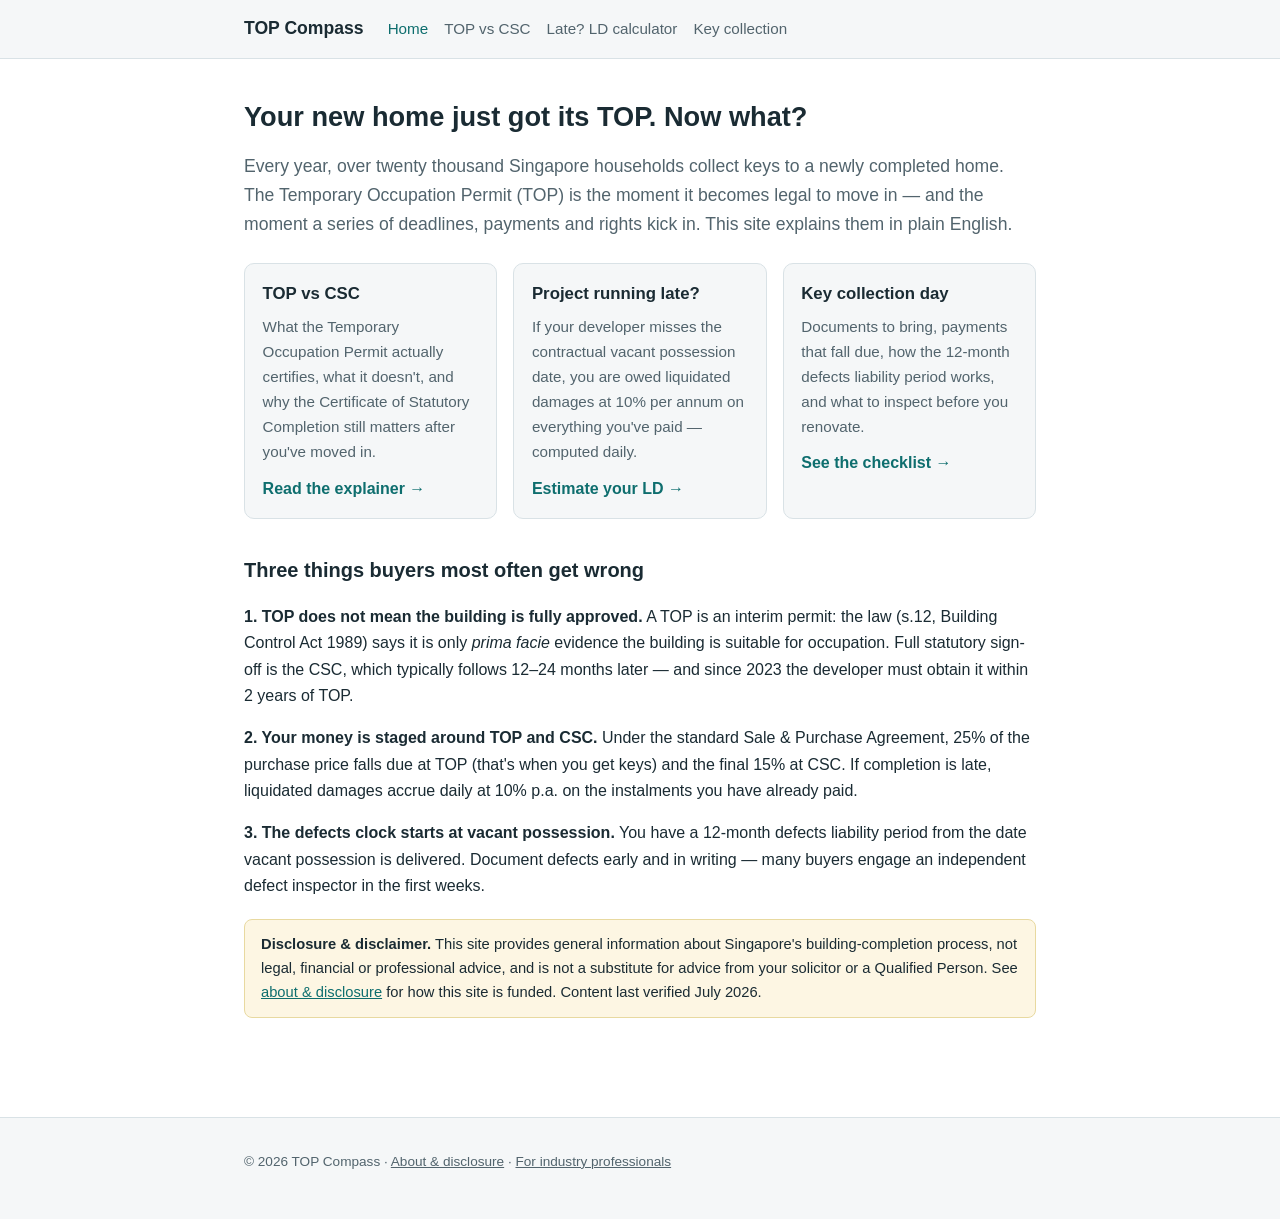
<file: site/index.html>
<!DOCTYPE html>
<html lang="en">
<head>
<meta charset="utf-8">
<meta name="viewport" content="width=device-width, initial-scale=1">
<title>TOP Compass — your new Singapore home just got its TOP. Now what?</title>
<meta name="description" content="Plain-English guides for Singapore home buyers at TOP: what a Temporary Occupation Permit means, key collection, defects, and a late-completion liquidated damages calculator.">
<link rel="stylesheet" href="assets/style.css">
</head>
<body>
<header class="site">
  <div class="inner">
    <a class="brand" href="./">TOP Compass</a>
    <nav>
      <a href="./" aria-current="page">Home</a>
      <a href="top-vs-csc.html">TOP vs CSC</a>
      <a href="ld-calculator.html">Late? LD calculator</a>
      <a href="key-collection.html">Key collection</a>
    </nav>
  </div>
</header>
<main>
  <h1>Your new home just got its TOP. Now what?</h1>
  <p class="lead">Every year, over twenty thousand Singapore households collect keys to a newly
  completed home. The Temporary Occupation Permit (TOP) is the moment it becomes legal to move
  in — and the moment a series of deadlines, payments and rights kick in. This site explains
  them in plain English.</p>

  <div class="cards">
    <div class="card">
      <h3>TOP vs CSC</h3>
      <p>What the Temporary Occupation Permit actually certifies, what it doesn't, and why the
      Certificate of Statutory Completion still matters after you've moved in.</p>
      <a class="cta" href="top-vs-csc.html">Read the explainer →</a>
    </div>
    <div class="card">
      <h3>Project running late?</h3>
      <p>If your developer misses the contractual vacant possession date, you are owed
      liquidated damages at 10% per annum on everything you've paid — computed daily.</p>
      <a class="cta" href="ld-calculator.html">Estimate your LD →</a>
    </div>
    <div class="card">
      <h3>Key collection day</h3>
      <p>Documents to bring, payments that fall due, how the 12-month defects liability period
      works, and what to inspect before you renovate.</p>
      <a class="cta" href="key-collection.html">See the checklist →</a>
    </div>
  </div>

  <h2>Three things buyers most often get wrong</h2>
  <p><strong>1. TOP does not mean the building is fully approved.</strong> A TOP is an interim
  permit: the law (s.12, Building Control Act 1989) says it is only <em>prima facie</em>
  evidence the building is suitable for occupation. Full statutory sign-off is the CSC, which
  typically follows 12–24 months later — and since 2023 the developer must obtain it within
  2 years of TOP.</p>
  <p><strong>2. Your money is staged around TOP and CSC.</strong> Under the standard Sale &amp;
  Purchase Agreement, 25% of the purchase price falls due at TOP (that's when you get keys) and
  the final 15% at CSC. If completion is late, liquidated damages accrue daily at 10% p.a. on
  the instalments you have already paid.</p>
  <p><strong>3. The defects clock starts at vacant possession.</strong> You have a 12-month
  defects liability period from the date vacant possession is delivered. Document defects
  early and in writing — many buyers engage an independent defect inspector in the first weeks.</p>

  <div class="notice"><strong>Disclosure &amp; disclaimer.</strong> This site provides general
  information about Singapore's building-completion process, not legal, financial or
  professional advice, and is not a substitute for advice from your solicitor or a Qualified
  Person. See <a href="about.html">about &amp; disclosure</a> for how this site is funded.
  Content last verified July 2026.</div>
</main>
<footer class="site">
  <div class="inner">
    <p>© 2026 TOP Compass · <a href="about.html">About &amp; disclosure</a> ·
    <a href="pro/">For industry professionals</a></p>
  </div>
</footer>
</body>
</html>
</file>
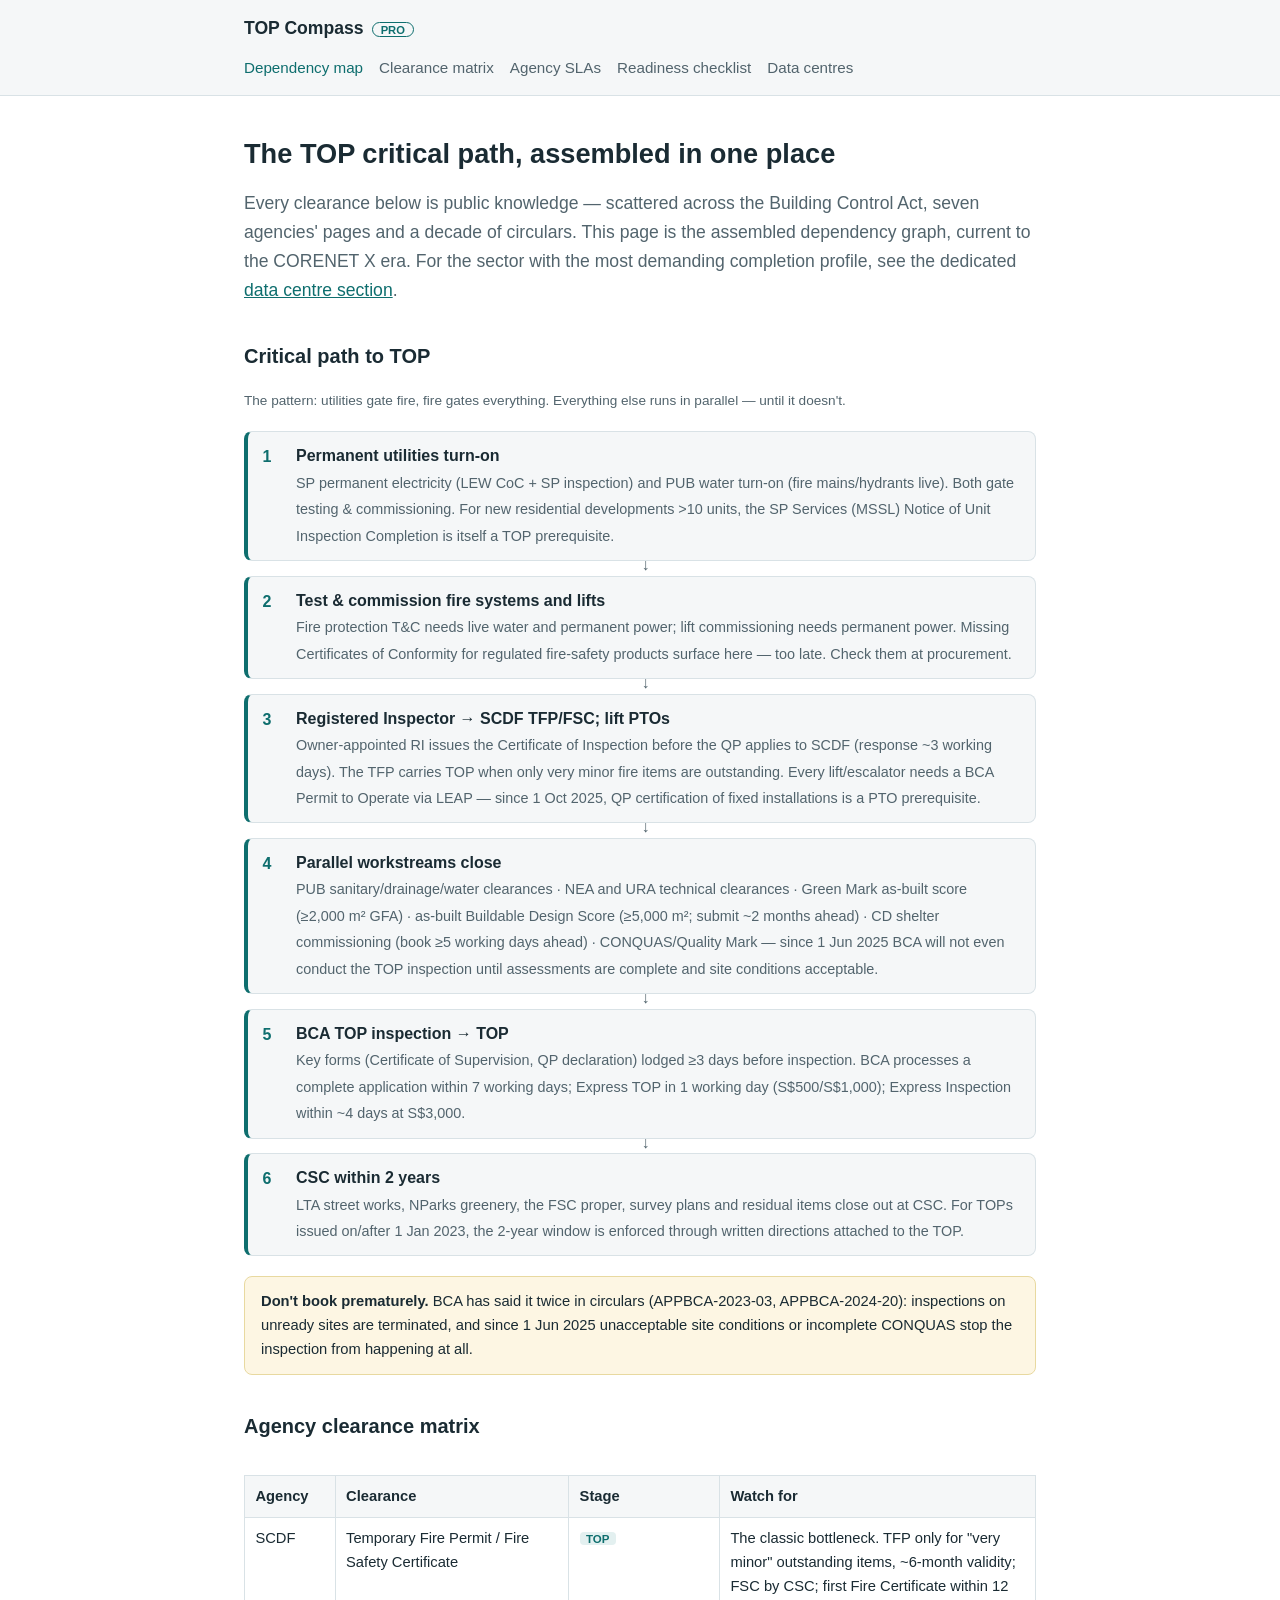
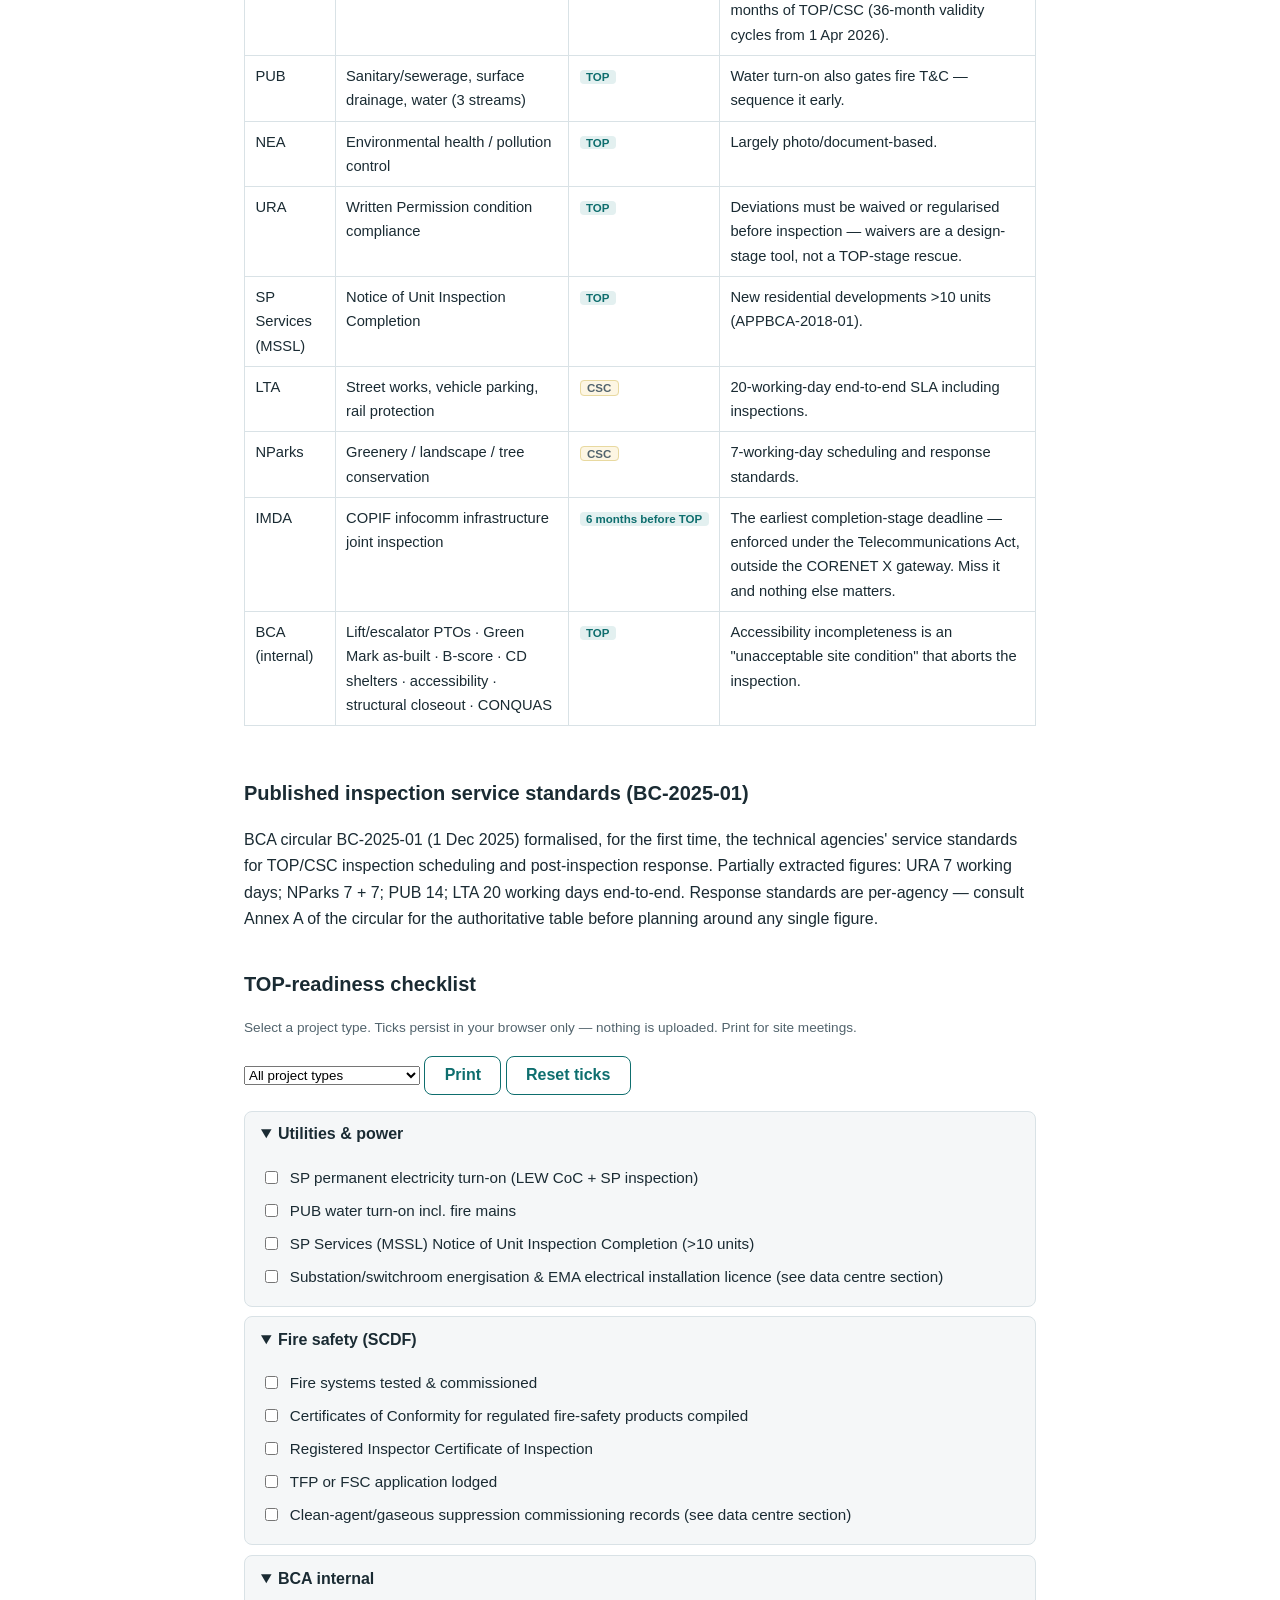
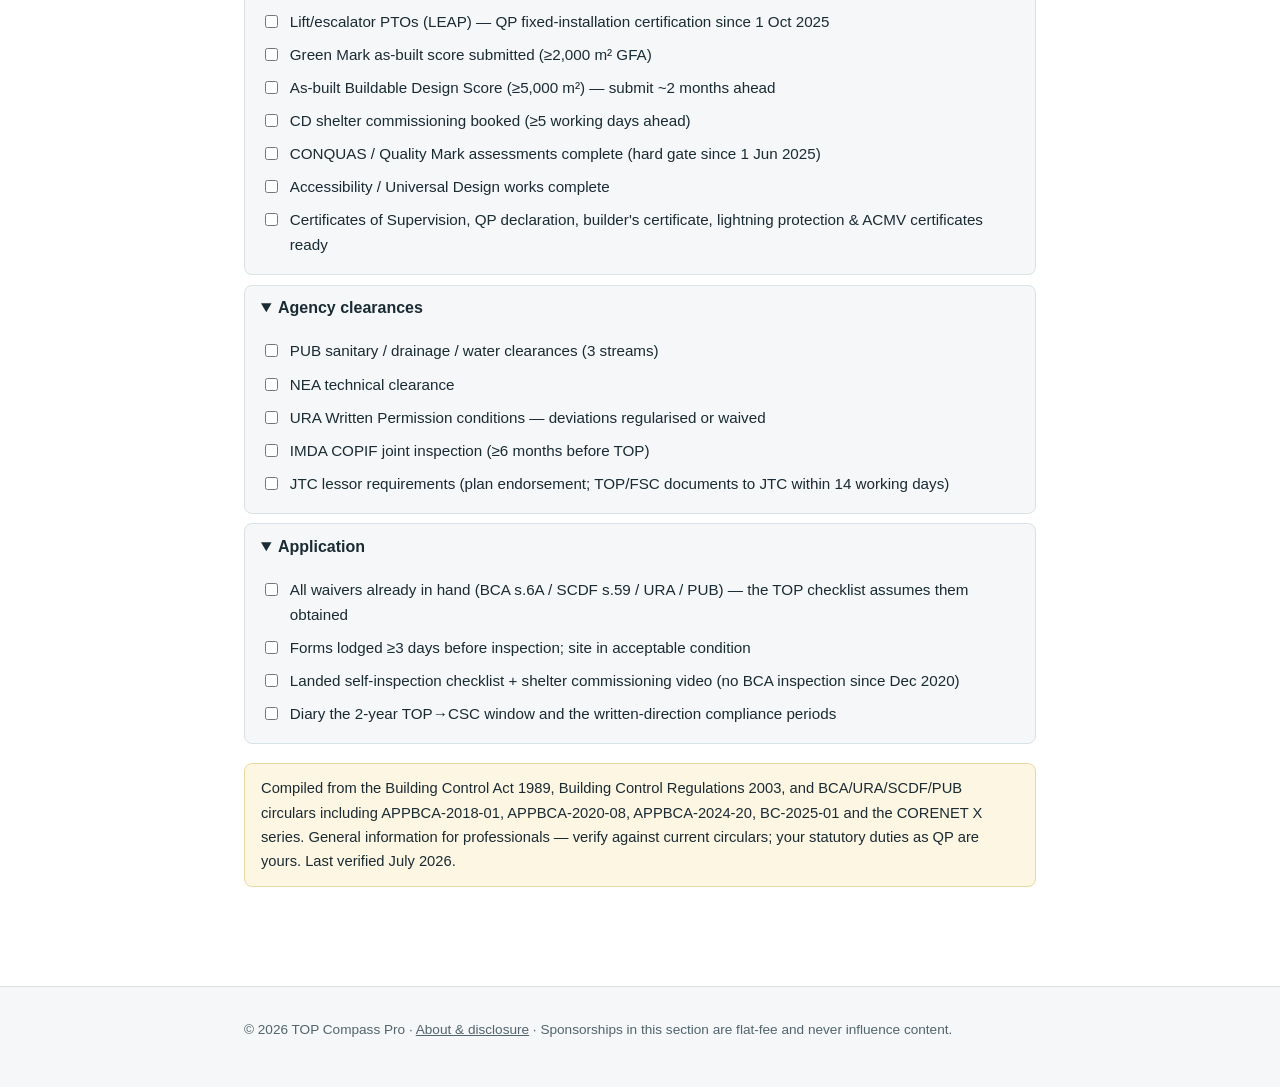
<file: site/pro/index.html>
<!DOCTYPE html>
<html lang="en">
<head>
<meta charset="utf-8">
<meta name="viewport" content="width=device-width, initial-scale=1">
<title>TOP Compass Pro — the Singapore TOP/CSC dependency map</title>
<meta name="description" content="For QPs, developer PMs and submission consultants: the TOP critical path, full agency clearance matrix, published inspection SLAs, and an interactive TOP-readiness checklist by project type.">
<link rel="stylesheet" href="../assets/style.css">
</head>
<body>
<header class="site">
  <div class="inner">
    <a class="brand" href="./">TOP Compass<span class="badge">PRO</span></a>
    <nav>
      <a href="./" aria-current="page">Dependency map</a>
      <a href="#matrix">Clearance matrix</a>
      <a href="#sla">Agency SLAs</a>
      <a href="#checklist">Readiness checklist</a>
      <a href="data-centres/">Data centres</a>
    </nav>
  </div>
</header>
<main>
  <h1>The TOP critical path, assembled in one place</h1>
  <p class="lead">Every clearance below is public knowledge — scattered across the Building
  Control Act, seven agencies' pages and a decade of circulars. This page is the assembled
  dependency graph, current to the CORENET X era. For the sector with the most demanding
  completion profile, see the dedicated <a href="data-centres/">data centre section</a>.</p>

  <h2>Critical path to TOP</h2>
  <p class="meta">The pattern: utilities gate fire, fire gates everything. Everything else runs
  in parallel — until it doesn't.</p>
  <ol class="flow">
    <li><strong>Permanent utilities turn-on</strong>
      <span class="sub">SP permanent electricity (LEW CoC + SP inspection) and PUB water
      turn-on (fire mains/hydrants live). Both gate testing &amp; commissioning. For new
      residential developments &gt;10 units, the SP Services (MSSL) Notice of Unit Inspection
      Completion is itself a TOP prerequisite.</span></li>
    <li><strong>Test &amp; commission fire systems and lifts</strong>
      <span class="sub">Fire protection T&amp;C needs live water and permanent power; lift
      commissioning needs permanent power. Missing Certificates of Conformity for regulated
      fire-safety products surface here — too late. Check them at procurement.</span></li>
    <li><strong>Registered Inspector → SCDF TFP/FSC; lift PTOs</strong>
      <span class="sub">Owner-appointed RI issues the Certificate of Inspection before the QP
      applies to SCDF (response ~3 working days). The TFP carries TOP when only very minor fire
      items are outstanding. Every lift/escalator needs a BCA Permit to Operate via LEAP —
      since 1 Oct 2025, QP certification of fixed installations is a PTO prerequisite.</span></li>
    <li><strong>Parallel workstreams close</strong>
      <span class="sub">PUB sanitary/drainage/water clearances · NEA and URA technical
      clearances · Green Mark as-built score (≥2,000 m² GFA) · as-built Buildable Design Score
      (≥5,000 m²; submit ~2 months ahead) · CD shelter commissioning (book ≥5 working days
      ahead) · CONQUAS/Quality Mark — since 1 Jun 2025 BCA will not even conduct the TOP
      inspection until assessments are complete and site conditions acceptable.</span></li>
    <li><strong>BCA TOP inspection → TOP</strong>
      <span class="sub">Key forms (Certificate of Supervision, QP declaration) lodged ≥3 days
      before inspection. BCA processes a complete application within 7 working days; Express
      TOP in 1 working day (S$500/S$1,000); Express Inspection within ~4 days at S$3,000.</span></li>
    <li><strong>CSC within 2 years</strong>
      <span class="sub">LTA street works, NParks greenery, the FSC proper, survey plans and
      residual items close out at CSC. For TOPs issued on/after 1 Jan 2023, the 2-year window
      is enforced through written directions attached to the TOP.</span></li>
  </ol>
  <div class="notice"><strong>Don't book prematurely.</strong> BCA has said it twice in
  circulars (APPBCA-2023-03, APPBCA-2024-20): inspections on unready sites are terminated, and
  since 1 Jun 2025 unacceptable site conditions or incomplete CONQUAS stop the inspection from
  happening at all.</div>

  <h2 id="matrix">Agency clearance matrix</h2>
  <div class="table-scroll">
  <table>
    <tr><th>Agency</th><th>Clearance</th><th>Stage</th><th>Watch for</th></tr>
    <tr><td>SCDF</td><td>Temporary Fire Permit / Fire Safety Certificate</td>
      <td><span class="tag top">TOP</span></td>
      <td>The classic bottleneck. TFP only for "very minor" outstanding items, ~6-month
      validity; FSC by CSC; first Fire Certificate within 12 months of TOP/CSC (36-month
      validity cycles from 1 Apr 2026).</td></tr>
    <tr><td>PUB</td><td>Sanitary/sewerage, surface drainage, water (3 streams)</td>
      <td><span class="tag top">TOP</span></td>
      <td>Water turn-on also gates fire T&amp;C — sequence it early.</td></tr>
    <tr><td>NEA</td><td>Environmental health / pollution control</td>
      <td><span class="tag top">TOP</span></td>
      <td>Largely photo/document-based.</td></tr>
    <tr><td>URA</td><td>Written Permission condition compliance</td>
      <td><span class="tag top">TOP</span></td>
      <td>Deviations must be waived or regularised before inspection — waivers are a
      design-stage tool, not a TOP-stage rescue.</td></tr>
    <tr><td>SP Services (MSSL)</td><td>Notice of Unit Inspection Completion</td>
      <td><span class="tag top">TOP</span></td>
      <td>New residential developments &gt;10 units (APPBCA-2018-01).</td></tr>
    <tr><td>LTA</td><td>Street works, vehicle parking, rail protection</td>
      <td><span class="tag csc">CSC</span></td>
      <td>20-working-day end-to-end SLA including inspections.</td></tr>
    <tr><td>NParks</td><td>Greenery / landscape / tree conservation</td>
      <td><span class="tag csc">CSC</span></td>
      <td>7-working-day scheduling and response standards.</td></tr>
    <tr><td>IMDA</td><td>COPIF infocomm infrastructure joint inspection</td>
      <td><span class="tag top">6 months before TOP</span></td>
      <td>The earliest completion-stage deadline — enforced under the Telecommunications Act,
      outside the CORENET X gateway. Miss it and nothing else matters.</td></tr>
    <tr><td>BCA (internal)</td><td>Lift/escalator PTOs · Green Mark as-built · B-score ·
      CD shelters · accessibility · structural closeout · CONQUAS</td>
      <td><span class="tag top">TOP</span></td>
      <td>Accessibility incompleteness is an "unacceptable site condition" that aborts the
      inspection.</td></tr>
  </table>
  </div>

  <h2 id="sla">Published inspection service standards (BC-2025-01)</h2>
  <p>BCA circular BC-2025-01 (1 Dec 2025) formalised, for the first time, the technical
  agencies' service standards for TOP/CSC inspection scheduling and post-inspection response.
  Partially extracted figures: URA 7 working days; NParks 7 + 7; PUB 14; LTA 20 working days
  end-to-end. Response standards are per-agency — consult Annex A of the circular for the
  authoritative table before planning around any single figure.</p>

  <h2 id="checklist">TOP-readiness checklist</h2>
  <p class="meta">Select a project type. Ticks persist in your browser only — nothing is
  uploaded. Print for site meetings.</p>
  <p>
    <select id="ptype" onchange="filterType()">
      <option value="all">All project types</option>
      <option value="res">Non-landed residential</option>
      <option value="landed">Landed (owner-occupied)</option>
      <option value="com">Commercial / office / retail</option>
      <option value="ind">Industrial</option>
      <option value="dc">Data centre</option>
    </select>
    <button class="secondary" onclick="window.print()">Print</button>
    <button class="secondary" onclick="resetChecks()">Reset ticks</button>
  </p>
  <div class="checklist" id="cl">
    <details open><summary>Utilities &amp; power</summary><div class="items">
      <label data-t="res com ind dc"><input type="checkbox">SP permanent electricity turn-on (LEW CoC + SP inspection)</label>
      <label data-t="res com ind dc landed"><input type="checkbox">PUB water turn-on incl. fire mains</label>
      <label data-t="res"><input type="checkbox">SP Services (MSSL) Notice of Unit Inspection Completion (&gt;10 units)</label>
      <label data-t="dc"><input type="checkbox">Substation/switchroom energisation &amp; EMA electrical installation licence (see data centre section)</label>
    </div></details>
    <details open><summary>Fire safety (SCDF)</summary><div class="items">
      <label data-t="res com ind dc landed"><input type="checkbox">Fire systems tested &amp; commissioned</label>
      <label data-t="res com ind dc landed"><input type="checkbox">Certificates of Conformity for regulated fire-safety products compiled</label>
      <label data-t="res com ind dc landed"><input type="checkbox">Registered Inspector Certificate of Inspection</label>
      <label data-t="res com ind dc landed"><input type="checkbox">TFP or FSC application lodged</label>
      <label data-t="dc"><input type="checkbox">Clean-agent/gaseous suppression commissioning records (see data centre section)</label>
    </div></details>
    <details open><summary>BCA internal</summary><div class="items">
      <label data-t="res com ind dc"><input type="checkbox">Lift/escalator PTOs (LEAP) — QP fixed-installation certification since 1 Oct 2025</label>
      <label data-t="res com ind dc"><input type="checkbox">Green Mark as-built score submitted (≥2,000 m² GFA)</label>
      <label data-t="res com ind dc"><input type="checkbox">As-built Buildable Design Score (≥5,000 m²) — submit ~2 months ahead</label>
      <label data-t="res landed"><input type="checkbox">CD shelter commissioning booked (≥5 working days ahead)</label>
      <label data-t="res com ind dc"><input type="checkbox">CONQUAS / Quality Mark assessments complete (hard gate since 1 Jun 2025)</label>
      <label data-t="res com ind dc landed"><input type="checkbox">Accessibility / Universal Design works complete</label>
      <label data-t="res com ind dc landed"><input type="checkbox">Certificates of Supervision, QP declaration, builder's certificate, lightning protection &amp; ACMV certificates ready</label>
    </div></details>
    <details open><summary>Agency clearances</summary><div class="items">
      <label data-t="res com ind dc landed"><input type="checkbox">PUB sanitary / drainage / water clearances (3 streams)</label>
      <label data-t="res com ind dc landed"><input type="checkbox">NEA technical clearance</label>
      <label data-t="res com ind dc landed"><input type="checkbox">URA Written Permission conditions — deviations regularised or waived</label>
      <label data-t="res com ind dc"><input type="checkbox">IMDA COPIF joint inspection (≥6 months before TOP)</label>
      <label data-t="ind dc"><input type="checkbox">JTC lessor requirements (plan endorsement; TOP/FSC documents to JTC within 14 working days)</label>
    </div></details>
    <details open><summary>Application</summary><div class="items">
      <label data-t="res com ind dc landed"><input type="checkbox">All waivers already in hand (BCA s.6A / SCDF s.59 / URA / PUB) — the TOP checklist assumes them obtained</label>
      <label data-t="res com ind dc"><input type="checkbox">Forms lodged ≥3 days before inspection; site in acceptable condition</label>
      <label data-t="landed"><input type="checkbox">Landed self-inspection checklist + shelter commissioning video (no BCA inspection since Dec 2020)</label>
      <label data-t="res com ind dc landed"><input type="checkbox">Diary the 2-year TOP→CSC window and the written-direction compliance periods</label>
    </div></details>
  </div>

  <div class="notice">Compiled from the Building Control Act 1989, Building Control Regulations
  2003, and BCA/URA/SCDF/PUB circulars including APPBCA-2018-01, APPBCA-2020-08, APPBCA-2024-20,
  BC-2025-01 and the CORENET X series. General information for professionals — verify against
  current circulars; your statutory duties as QP are yours. Last verified July 2026.</div>

<script>
function filterType() {
  var t = document.getElementById('ptype').value;
  document.querySelectorAll('#cl label').forEach(function (l) {
    l.style.display = (t === 'all' || l.dataset.t.split(' ').indexOf(t) >= 0) ? '' : 'none';
  });
}
var boxes = document.querySelectorAll('#cl input[type="checkbox"]');
boxes.forEach(function (b, i) {
  b.checked = localStorage.getItem('topcl-' + i) === '1';
  b.addEventListener('change', function () {
    localStorage.setItem('topcl-' + i, b.checked ? '1' : '0');
  });
});
function resetChecks() {
  boxes.forEach(function (b, i) { b.checked = false; localStorage.removeItem('topcl-' + i); });
}
</script>
</main>
<footer class="site">
  <div class="inner">
    <p>© 2026 TOP Compass Pro · <a href="../about.html">About &amp; disclosure</a> ·
    Sponsorships in this section are flat-fee and never influence content.</p>
  </div>
</footer>
</body>
</html>
</file>
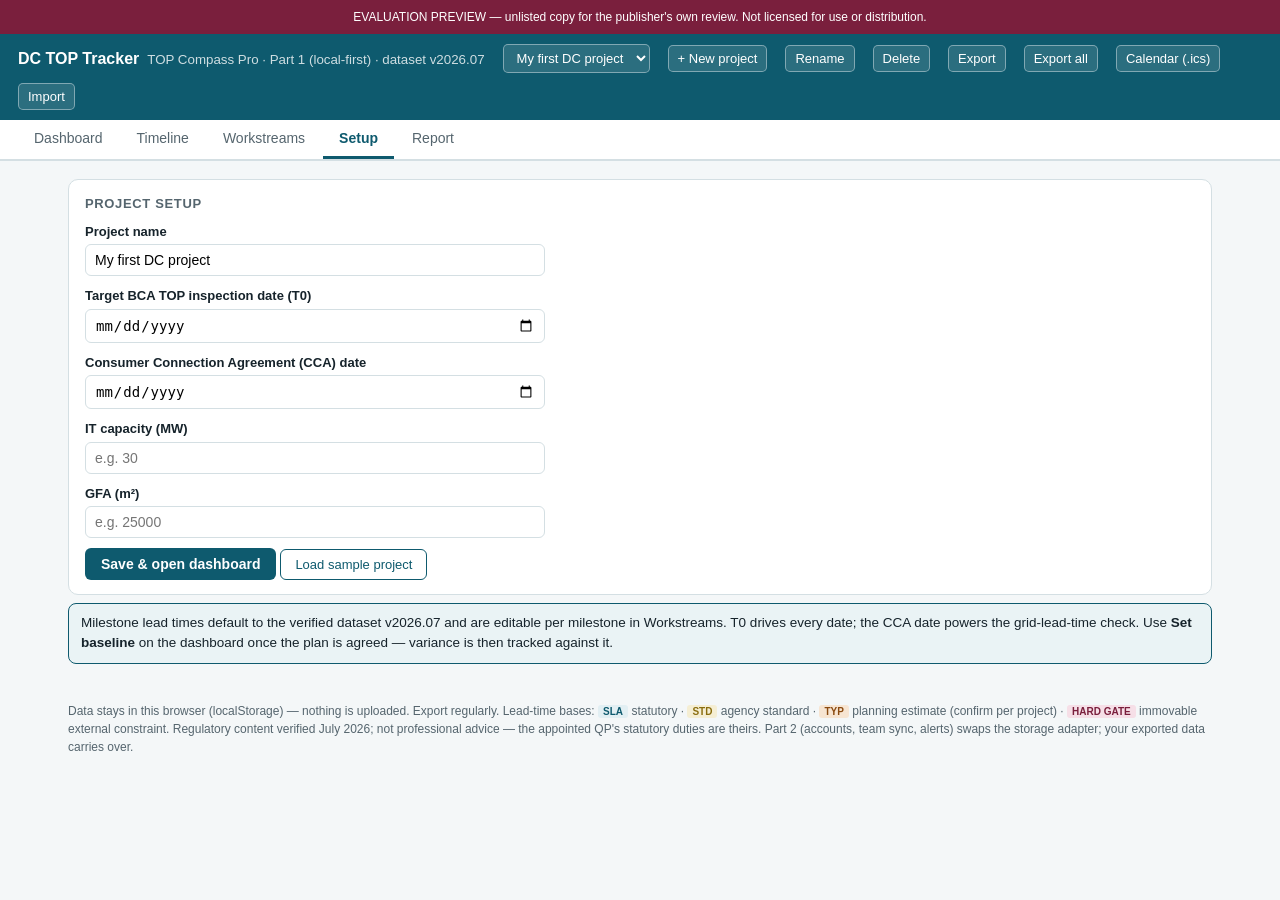
<file: site/preview/dc-tracker/index.html>
<!DOCTYPE html>
<html lang="en">
<head>
<meta charset="utf-8">
<meta name="robots" content="noindex, nofollow">
<meta name="viewport" content="width=device-width, initial-scale=1">
<title>DC TOP Tracker — TOP Compass Pro</title>
<style>
:root {
  --bg: #f4f7f8; --panel: #ffffff; --ink: #16232b; --soft: #55656e;
  --accent: #0e5a6e; --accent-soft: #eaf3f5; --line: #d4dfe3;
  --red: #b3401f; --red-bg: #fbeae3; --amber: #8a6d0e; --amber-bg: #faf3d9;
  --green: #2e6b34; --green-bg: #e7f3e7; --hard: #7a1f3d;
}
* { box-sizing: border-box; }
body { margin: 0; font-family: "Segoe UI", -apple-system, Roboto, Helvetica, Arial, sans-serif;
  background: var(--bg); color: var(--ink); font-size: 14px; line-height: 1.5; }
header.app { background: var(--accent); color: #fff; padding: 10px 18px;
  display: flex; flex-wrap: wrap; gap: 10px 18px; align-items: center; }
header.app .brand { font-weight: 700; font-size: 16px; }
header.app .brand small { font-weight: 400; opacity: 0.8; margin-left: 8px; }
header.app select, header.app button, header.app input {
  font-size: 13px; padding: 5px 9px; border-radius: 5px; border: 1px solid rgba(255,255,255,0.4);
  background: rgba(255,255,255,0.12); color: #fff; }
header.app select option { color: var(--ink); }
header.app button { cursor: pointer; }
nav.tabs { display: flex; gap: 2px; background: var(--panel); border-bottom: 2px solid var(--line);
  padding: 0 18px; overflow-x: auto; }
nav.tabs button { border: 0; background: transparent; padding: 10px 16px; font-size: 14px;
  cursor: pointer; color: var(--soft); border-bottom: 3px solid transparent; white-space: nowrap; }
nav.tabs button.on { color: var(--accent); border-bottom-color: var(--accent); font-weight: 600; }
main { max-width: 1180px; margin: 0 auto; padding: 18px; }
.grid { display: grid; gap: 14px; }
.g3 { grid-template-columns: repeat(auto-fit, minmax(220px, 1fr)); }
.panel { background: var(--panel); border: 1px solid var(--line); border-radius: 10px; padding: 14px 16px; }
.panel h3 { margin: 0 0 8px; font-size: 13px; text-transform: uppercase; letter-spacing: 0.05em; color: var(--soft); }
.big { font-size: 30px; font-weight: 700; line-height: 1.1; }
.big small { font-size: 13px; font-weight: 400; color: var(--soft); display: block; }
.rag { display: inline-block; width: 10px; height: 10px; border-radius: 50%; margin-right: 7px; }
.rag.red { background: var(--red); } .rag.amber { background: var(--amber); } .rag.green { background: var(--green); }
.wsrow { display: flex; align-items: center; gap: 8px; padding: 5px 0; border-bottom: 1px dashed var(--line); font-size: 13.5px; }
.wsrow:last-child { border-bottom: 0; }
.wsrow .pct { margin-left: auto; color: var(--soft); font-variant-numeric: tabular-nums; }
.alert { border-radius: 8px; padding: 9px 12px; margin: 8px 0; font-size: 13.5px; border: 1px solid; }
.alert.red { background: var(--red-bg); border-color: var(--red); }
.alert.amber { background: var(--amber-bg); border-color: var(--amber); }
.alert.info { background: var(--accent-soft); border-color: var(--accent); }
table { border-collapse: collapse; width: 100%; font-size: 13px; }
th, td { border: 1px solid var(--line); padding: 6px 8px; text-align: left; vertical-align: top; }
th { background: var(--accent-soft); font-size: 11.5px; text-transform: uppercase; letter-spacing: 0.04em; }
tr.overdue td { background: var(--red-bg); }
tr.due td { background: var(--amber-bg); }
tr.done td { background: var(--green-bg); }
.b { font-size: 10px; font-weight: 700; border-radius: 3px; padding: 1px 5px; white-space: nowrap; }
.b.sla { background: #e2eff3; color: var(--accent); }
.b.std { background: #f5eed3; color: var(--amber); }
.b.typ { background: #f7e5d2; color: #8a4a10; }
.b.over { background: var(--red-bg); color: var(--red); border: 1px solid var(--red); }
.b.duesoon { background: var(--amber-bg); color: var(--amber); border: 1px solid var(--amber); }
.b.hard { background: #f6dfe7; color: var(--hard); }
details.ws { background: var(--panel); border: 1px solid var(--line); border-radius: 10px; margin: 10px 0; }
details.ws > summary { padding: 11px 15px; font-weight: 600; cursor: pointer; display: flex; align-items: center; gap: 8px; }
details.ws > summary .pct { margin-left: auto; font-weight: 400; color: var(--soft); }
details.ws .inner { padding: 0 15px 13px; overflow-x: auto; }
input.cell, td select { font-size: 12.5px; padding: 3px 5px; border: 1px solid var(--line); border-radius: 4px; width: 100%; background: #fff; color: var(--ink); }
input.cell.num { width: 5em; }
.docs label { display: flex; gap: 6px; font-size: 12px; padding: 1px 0; align-items: baseline; }
.mnote { font-size: 12px; color: var(--soft); margin-top: 3px; }
.tl { position: relative; margin: 6px 0 2px; }
.tl .lane { display: flex; align-items: center; gap: 10px; padding: 4px 0; }
.tl .lane .lbl { width: 130px; font-size: 12.5px; flex-shrink: 0; }
.tl .track { position: relative; flex: 1; height: 18px; background: var(--accent-soft); border-radius: 4px; overflow: hidden; }
.tl .bar { position: absolute; top: 3px; height: 12px; border-radius: 3px; background: var(--accent); opacity: 0.65; }
.tl .dot { position: absolute; top: 2px; width: 8px; height: 14px; border-radius: 2px; transform: translateX(-50%); }
.tl .dot.done { background: var(--green); }
.tl .dot.todo { background: #90a8b1; }
.tl .dot.late { background: var(--red); }
.tl .dot.hardgate { outline: 2px solid var(--hard); }
.tl .today { position: absolute; top: -4px; bottom: -4px; width: 2px; background: var(--red); }
.tl .axis { display: flex; justify-content: space-between; font-size: 11px; color: var(--soft); margin-left: 140px; }
.setupform { display: grid; gap: 10px; max-width: 460px; }
.setupform label { font-weight: 600; font-size: 13px; }
.setupform input { display: block; width: 100%; margin-top: 3px; padding: 7px 9px; font-size: 14px;
  border: 1px solid var(--line); border-radius: 6px; }
button.primary { background: var(--accent); color: #fff; border: 0; border-radius: 6px;
  padding: 8px 16px; font-size: 14px; font-weight: 600; cursor: pointer; }
button.ghost { background: #fff; color: var(--accent); border: 1px solid var(--accent);
  border-radius: 6px; padding: 7px 14px; font-size: 13px; cursor: pointer; }
footer.app { max-width: 1180px; margin: 10px auto 30px; padding: 0 18px; font-size: 12px; color: var(--soft); }
@media print {
  header.app, nav.tabs, .noprint, footer.app { display: none !important; }
  body { background: #fff; font-size: 11px; }
  .panel, details.ws { border: 1px solid #999; break-inside: avoid; }
  details.ws:not([open]) { display: block; } /* content still hidden; report view is the print surface */
  th, tr.overdue td, tr.due td, tr.done td, .b, .rag, .alert { -webkit-print-color-adjust: exact; print-color-adjust: exact; }
}
</style>
</head>
<body>
<div class="noprint" style="background:#7a1f3d;color:#fff;padding:8px 12px;font-size:12px;text-align:center">EVALUATION PREVIEW — unlisted copy for the publisher's own review. Not licensed for use or distribution.</div>
<header class="app">
  <span class="brand">DC TOP Tracker<small>TOP Compass Pro · Part 1 (local-first) · dataset v2026.07</small></span>
  <select id="projSel" onchange="switchProject(this.value)"></select>
  <button onclick="newProject()">+ New project</button>
  <button onclick="renameProject()">Rename</button>
  <button onclick="deleteProject()">Delete</button>
  <button onclick="exportProject()">Export</button>
  <button onclick="exportAll()">Export all</button>
  <button onclick="exportIcs()">Calendar (.ics)</button>
  <button onclick="document.getElementById('impFile').click()">Import</button>
  <input type="file" id="impFile" accept=".json" hidden onchange="importProject(this)">
</header>
<nav class="tabs" id="tabs"></nav>
<main id="view"></main>
<div id="saveWarn" class="alert red" hidden
  style="position:fixed;bottom:0;left:0;right:0;z-index:60;margin:0;border-radius:0"></div>
<footer class="app">
  <p>Data stays in this browser (localStorage) — nothing is uploaded. Export regularly.
  Lead-time bases: <span class="b sla">SLA</span> statutory · <span class="b std">STD</span> agency
  standard · <span class="b typ">TYP</span> planning estimate (confirm per project) ·
  <span class="b hard">HARD GATE</span> immovable external constraint. Regulatory content
  verified July 2026; not professional advice — the appointed QP's statutory duties are theirs.
  Part 2 (accounts, team sync, alerts) swaps the storage adapter; your exported data carries over.</p>
</footer>
<script>
"use strict";
var DATASET_VERSION = "2026.07";
/* ================= catalog: DC completion domain model ================= */
var WORKSTREAMS = [
  { id: "pwr", name: "Power chain" },
  { id: "fire", name: "Fire safety" },
  { id: "wtr", name: "Water & cooling" },
  { id: "tel", name: "Telecoms / COPIF" },
  { id: "bca", name: "BCA statutory" },
  { id: "gm", name: "Green Mark / CFA / DIA" },
  { id: "jtc", name: "JTC / lessor" },
  { id: "cx", name: "Commissioning" },
  { id: "csc", name: "Post-TOP → CSC" }
];
var CATALOG = [
  { id:"cca", ws:"pwr", off:-885, basis:"STD", hard:true, agency:"SP PowerGrid / EMA",
    label:"Consumer Connection Agreement signed (66 kV+)",
    info:"SP-published lead: ~21 months (66 kV, existing substation) to ~26 months (new consumer substation) from CCA to energisation. Default sits mid-band for a new consumer substation; T−730 vs energisation at T−90 is the absolute floor. This is the programme's true critical path.",
    docs:["CCA executed copy","PSO-endorsed connection proposal","Connection charges paid"] },
  { id:"gensetlic", ws:"pwr", off:-180, basis:"STD", agency:"EMA",
    label:"Genset licensing determination: exempt (islanded standby) vs wholesaler (1–10 MW parallel) vs generation licence (≥10 MW)",
    info:"Grid-synchronised or demand-response/interruptible-load participation requires a wholesaler licence — decide and evidence before commissioning.",
    docs:["Licensing determination memo","Licence or exemption basis"] },
  { id:"substn", ws:"pwr", off:-335, basis:"STD", hard:true, agency:"SP PowerGrid",
    label:"Substation building handed over to SPPG",
    info:"SP requires the consumer substation handed over 8 months before target energisation for 66 kV connections (6 months for 22 kV).",
    docs:["Handover acceptance from SPPG"] },
  { id:"switchbd", ws:"pwr", off:-135, basis:"STD", agency:"SP / LEW",
    label:"Switchboards & cable entries ready; service cable works begin",
    info:"SP standard: supply available 4–6 weeks from readiness — this offset covers the 6-week tail.", docs:[] },
  { id:"retailer", ws:"pwr", off:-120, basis:"TYP", agency:"Retailer / EMC",
    label:"Electricity retail/wholesale supply arrangements in place for turn-on", docs:[] },
  { id:"lewbook", ws:"pwr", off:-110, basis:"STD", agency:"SP / LEW",
    label:"LEW books energisation (14 business days lead)",
    docs:["LEW Certificate of Compliance","Certificate of Readiness"] },
  { id:"eilic", ws:"pwr", off:-105, basis:"STD", agency:"EMA",
    label:"EMA electrical installation licence in force at turn-on (>45 kVA; LEW applies via ELISE)",
    docs:["EI licence","LEW appointment of correct class"] },
  { id:"energise", ws:"pwr", off:-90, basis:"TYP", hard:true, agency:"SP",
    label:"PERMANENT POWER ENERGISED",
    info:"Gates fire T&C, lift commissioning, IST — everything downstream.", docs:["SP inspection PASS report"] },

  { id:"cocreg", ws:"fire", off:-300, basis:"TYP", agency:"SCDF",
    label:"Regulated fire product CoC register opened at procurement",
    info:"Clean-agent hardware, dampers, doors, cables all need Certificates of Conformity — missing CoCs surface at TFP stage, far too late.",
    docs:["CoC register","Clean-agent system CoCs (Cl. 6.5.2 relief)"] },
  { id:"riappt", ws:"fire", off:-270, basis:"SLA", agency:"SCDF",
    label:"RI(A) + RI(M&E) appointed; Form FSC 8 filed within 14 days",
    docs:["Form FSC 8 acknowledgement"] },
  { id:"pfmapp", ws:"fire", off:-120, basis:"STD", agency:"SCDF",
    label:"P&FM diesel-storage licence application — before first bulk fuel delivery",
    info:"~19 working days processing including site inspection; 110% bunding; licence up to 3 years. The licence must be in force before licensable quantities arrive for genset commissioning.",
    docs:["P&FM licence application","Bunding compliance evidence"] },
  { id:"firetc", ws:"fire", off:-90, basis:"TYP", agency:"—",
    label:"Fire protection T&C window opens (runs to ~T−60)",
    info:"No published SG full-suite duration — component tests run days-to-weeks each; confirm with the fire contractor.", docs:[] },
  { id:"riinsp", ws:"fire", off:-50, basis:"TYP", agency:"RI",
    label:"RI inspections; Form 1/2 + inspection report issued",
    docs:["RI Form 1 or Form 2","RI inspection report"] },
  { id:"tfpapp", ws:"fire", off:-30, basis:"STD", agency:"SCDF",
    label:"TFP/FSC application via CORENET (3 wd response; audit ~10 days)", docs:[] },
  { id:"tfp", ws:"fire", off:-7, basis:"STD", hard:true, agency:"SCDF",
    label:"TFP in hand (validity ≤6 months)",
    info:"No TOP without TFP or FSC. TFP only where fire works are complete bar very minor items.",
    docs:["TFP"] },
  { id:"fsc", ws:"fire", off:176, basis:"STD", agency:"SCDF",
    label:"FSC obtained — close TFP items inside TFP validity", docs:["FSC"] },
  { id:"firecert", ws:"fire", off:210, basis:"SLA", agency:"SCDF",
    label:"Fire Certificate application (FSA s.35) — recurring PE-inspection regime established",
    info:"Mandatory for designated premises with regulated fire-safety systems; 36-month validity cycles from Apr 2026.",
    docs:["FC application","PE inspection arrangement"] },

  { id:"waterworks", ws:"wtr", off:-100, basis:"STD", agency:"PUB",
    label:"Water service work complete; LP certifies within 7 days",
    docs:["LP Certificate of Satisfactory Completion","PUB account opened"] },
  { id:"tradeeff", ws:"wtr", off:-120, basis:"TYP", agency:"PUB",
    label:"Trade effluent discharge approval for cooling-tower blowdown; NEWater/industrial water connection confirmed (where applicable)",
    docs:["Trade effluent approval"] },
  { id:"wateron", ws:"wtr", off:-90, basis:"TYP", hard:true, agency:"PUB",
    label:"WATER TURNED ON (fire mains live)", docs:[] },
  { id:"cooltower", ws:"wtr", off:-50, basis:"STD", agency:"NEA",
    label:"Cooling towers registered; Legionella testing regime commences",
    info:"Registrable aerosol-generating systems; monthly plate counts + quarterly Legionella tests, results to NEA.",
    docs:["AGS registration","Water treatment programme"] },
  { id:"pubclear", ws:"wtr", off:-45, basis:"STD", agency:"PUB",
    label:"PUB clearances applied: sanitary · drainage · water (14 wd)",
    docs:["COMPOFWORK","DRATOP + handing-over","Water certificate"] },
  { id:"wemp", ws:"wtr", off:60, basis:"STD", agency:"PUB",
    label:"Water Efficiency Management Plan regime (if ≥60,000 m³/yr)",
    docs:["Private sub-meters installed","First WEMP submission planned"] },

  { id:"copifbook", ws:"tel", off:-245, basis:"STD", agency:"IMDA",
    label:"COPIF joint inspection booked with telecom licensees", docs:[] },
  { id:"copif", ws:"tel", off:-185, basis:"STD", hard:true, agency:"IMDA",
    label:"COPIF: facilities ready + joint inspection COMPLETE",
    info:"COPIF requires telecom facilities ready/handed over no less than 6 months before TOP (≈183 days) — the earliest hard completion-stage deadline, enforced outside the TOP portal.",
    docs:["Joint inspection record","MDF room / lead-ins acceptance"] },
  { id:"carriers", ws:"tel", off:-120, basis:"TYP", agency:"Carriers",
    label:"Carrier fit-out & cross-connect coordination", docs:[] },

  { id:"liftplan", ws:"bca", off:-270, basis:"TYP", agency:"BCA",
    label:"Lift fixed-installation plan approval (Cat A: min 15 wd + rounds)", docs:[] },
  { id:"uraaudit", ws:"bca", off:-150, basis:"TYP", agency:"URA",
    label:"URA deviation audit; waivers filed / rectification planned",
    info:"There is no waiver-at-TOP — waivers are a design-stage tool.", docs:[] },
  { id:"liftcomm", ws:"bca", off:-90, basis:"SLA", agency:"BCA",
    label:"Lift commissioning + acceptance tests, QP/SPE physically present", docs:[] },
  { id:"bscore", ws:"bca", off:-65, basis:"STD", agency:"BCA",
    label:"As-built B-score/C-score submitted (~2 months before application)", docs:[] },
  { id:"neaura", ws:"bca", off:-40, basis:"STD", agency:"NEA / URA",
    label:"NEA + URA technical clearances applied",
    info:"NEA's DC clearance tests the BP-condition carry-overs: genset stack height/dispersion as approved, emissions compliance, factory boundary noise.",
    docs:["Genset stack as-built vs BP approval","Air emissions compliance evidence","Boundary noise assessment"] },
  { id:"gmasbuilt", ws:"bca", off:-30, basis:"SLA", agency:"BCA",
    label:"Green Mark as-built score lodged (statutory: before TOP application)", docs:["BPD_GM02 filing"] },
  { id:"pto", ws:"bca", off:-21, basis:"STD", agency:"BCA",
    label:"Lift PTOs applied on LEAP (7 wd)", docs:["QP fixed-installation certification"] },
  { id:"inspreq", ws:"bca", off:-21, basis:"TYP", agency:"BCA",
    label:"TOP inspection date requested (confirm 1 week before or it lapses)", docs:[] },
  { id:"forms", ws:"bca", off:-5, basis:"STD", agency:"BCA",
    label:"CSPBW + QP Declaration + builder/lightning/ACMV certificates lodged",
    info:"Rule: not less than 3 days before inspection; T−5 guarantees ≥3 working days.",
    docs:["CSPBW","QP Declaration","Builder's certificate","Lightning cert","ACMV cert"] },
  { id:"t0", ws:"bca", off:0, basis:"", locked:true, agency:"BCA",
    label:"BCA TOP INSPECTION (T0 — anchor)", docs:[] },
  { id:"topgrant", ws:"bca", off:10, basis:"STD", agency:"BCA",
    label:"TOP issued (7 wd; typical ~4 weeks if rectification intervenes)", docs:["TOP"] },

  { id:"gmdc", ws:"gm", off:-120, basis:"TYP", agency:"BCA-IMDA",
    label:"GM DC evidence pack: PUE modelling at 25/50/75/100% loads, WUE",
    info:"GM DC 2024 Platinum ≈ PUE 1.25 at 100% IT load, measured after PDU; final energy proof runs on 12 months' operational data post-TOP.", docs:[] },
  { id:"cfacond", ws:"gm", off:-60, basis:"TYP", agency:"IMDA/EDB",
    label:"CFA award-condition evidence check (PUE, GM DC Platinum, green pathways)",
    info:"CFA conditions are contractual award conditions — evidencing deadlines sit in the award letter, not public documents. Check yours.", docs:[] },
  { id:"dia", ws:"gm", off:90, basis:"TYP", agency:"IMDA/MDDI",
    label:"Digital Infrastructure Act readiness watch (licensing, PUE, resilience, incident reporting)",
    info:"Bill in public consultation 1–22 Jul 2026; obligations for designated DC operators expected 2026–27. Track designation criteria against this facility.", docs:[] },

  { id:"jtc1", ws:"jtc", off:-120, basis:"TYP", agency:"JTC",
    label:"JTC plan endorsements + building-agreement completion deadline confirmed",
    info:"Building agreements carry their own TOP deadlines tied to GPR/investment commitments — diarise the contractual date alongside the statutory programme.", docs:[] },
  { id:"jtc2", ws:"jtc", off:14, basis:"TYP", agency:"JTC",
    label:"TOP/FSC documents returned to JTC (within 14 working days)", docs:[] },

  { id:"l14", ws:"cx", off:-75, basis:"TYP", agency:"Cx agent",
    label:"Level 1–4 commissioning complete", docs:[] },
  { id:"ist", ws:"cx", off:-45, basis:"TYP", agency:"Cx agent",
    label:"Level-5 Integrated Systems Testing window",
    info:"IST competes with statutory inspections for the same commissioned plant and permanent power — coordinate the calendars.", docs:["IST script","IST report"] },

  { id:"wd", ws:"csc", off:90, basis:"STD", agency:"BCA/SCDF",
    label:"Written-direction compliance (60 wd envelope; BP 40/20; ST 14 cd)", docs:[] },
  { id:"ltanparks", ws:"csc", off:365, basis:"STD", agency:"LTA / NParks",
    label:"LTA (20 wd) + NParks (7+7 wd) clearances; survey plans; PUB compliance certs", docs:[] },
  { id:"cscapp", ws:"csc", off:540, basis:"STD", agency:"BCA",
    label:"CSC application (7 wd)", docs:["CSC"] },
  { id:"cscwin", ws:"csc", off:740, basis:"STD", computed:true, agency:"BCA",
    label:"ALLOWABLE WINDOW: CSC ≤ 2 years after TOP issue (computed)", docs:[] }
];
var STATUSES = ["Not started", "In progress", "Done", "Blocked", "N/A"];

/* ================= storage adapter (Part 2 swaps this for a backend) ================= */
var store = {
  KEY: "dctop-v1",
  load: function () { try { return JSON.parse(localStorage.getItem(this.KEY) || "null"); } catch (e) { return null; } },
  write: function (data) {
    try { localStorage.setItem(this.KEY, JSON.stringify(data)); return true; } catch (e) { return false; }
  }
};

/* ================= helpers ================= */
function esc(s) { return String(s).replace(/&/g, "&amp;").replace(/</g, "&lt;").replace(/>/g, "&gt;").replace(/"/g, "&quot;").replace(/'/g, "&#39;"); }
function clampInt(v, lo, hi, fb) {
  var n = Math.trunc(Number(v));
  if (!Number.isFinite(n)) return fb;
  return Math.min(hi, Math.max(lo, n));
}
function validDate(s) {
  if (typeof s !== "string" || !/^\d{4}-\d{2}-\d{2}$/.test(s)) return "";
  var p = s.split("-").map(Number);
  var d = new Date(p[0], p[1] - 1, p[2]);
  return (d.getFullYear() === p[0] && d.getMonth() === p[1] - 1 && d.getDate() === p[2]) ? s : "";
}
function docSlug(name) { return String(name).toLowerCase().replace(/[^a-z0-9]+/g, "-").slice(0, 28); }
function catItem(id) { for (var i = 0; i < CATALOG.length; i++) if (CATALOG[i].id === id) return CATALOG[i]; return null; }
function hasOwn(o, k) { return Object.prototype.hasOwnProperty.call(o, k); }

/* ================= state & sanitizers ================= */
function blankProject(name) {
  return { name: name || "Untitled DC project", mw: "", gfa: "", t0: "", cca: "",
           ms: {}, baseline: null, createdAt: validToday() };
}
function validToday() {
  var n = new Date();
  return n.getFullYear() + "-" + String(n.getMonth() + 1).padStart(2, "0") + "-" + String(n.getDate()).padStart(2, "0");
}
function sanitizeProject(raw) {
  var p = blankProject("");
  if (!raw || typeof raw !== "object") return p;
  if (typeof raw.name === "string") p.name = raw.name.slice(0, 120) || p.name;
  if (typeof raw.mw === "string" || typeof raw.mw === "number") p.mw = String(raw.mw).slice(0, 12);
  if (typeof raw.gfa === "string" || typeof raw.gfa === "number") p.gfa = String(raw.gfa).slice(0, 12);
  p.t0 = validDate(raw.t0); p.cca = validDate(raw.cca);
  if (validDate(raw.createdAt)) p.createdAt = raw.createdAt;
  var rms = (raw.ms && typeof raw.ms === "object") ? raw.ms : {};
  CATALOG.forEach(function (c) {
    if (!hasOwn(rms, c.id)) return;
    var m = rms[c.id];
    if (!m || typeof m !== "object") return;
    var o = {};
    if (!c.locked && !c.computed && m.off !== undefined) o.off = clampInt(m.off, -900, 900, c.off);
    if (typeof m.status === "string" && STATUSES.indexOf(m.status) >= 0) o.status = m.status;
    var act = validDate(m.actual);
    if (act) o.actual = act;
    ["owner", "ref", "note"].forEach(function (k) {
      if (typeof m[k] === "string") o[k] = m[k].slice(0, 300);
    });
    if (m.docs && typeof m.docs === "object") {
      o.docs = {};
      (c.docs || []).forEach(function (d, i) {
        var slug = docSlug(d);
        if (m.docs[slug] === true || m.docs[i] === true || m.docs[String(i)] === true) o.docs[slug] = true;
      });
    }
    p.ms[c.id] = o;
  });
  if (raw.baseline && typeof raw.baseline === "object") {
    var bt0 = validDate(raw.baseline.t0);
    if (bt0) {
      var b = { t0: bt0, setAt: validDate(raw.baseline.setAt) || validToday(), offsets: {} };
      CATALOG.forEach(function (c) {
        var v = raw.baseline.offsets && raw.baseline.offsets[c.id];
        b.offsets[c.id] = clampInt(v, -900, 900, c.off);
      });
      p.baseline = b;
    }
  }
  return p;
}
function defaultDb() {
  var p = blankProject("My first DC project");
  return { projects: { p1: p }, activeId: "p1", seq: 1, rev: 0, lastExportRev: 0 };
}
function sanitizeDb(raw) {
  var db2 = defaultDb();
  if (!raw || typeof raw !== "object" || !raw.projects || typeof raw.projects !== "object") return db2;
  db2.projects = {};
  Object.keys(raw.projects).slice(0, 50).forEach(function (id) {
    if (/^p\d+$/.test(id)) db2.projects[id] = sanitizeProject(raw.projects[id]);
  });
  if (!Object.keys(db2.projects).length) db2.projects.p1 = blankProject("My first DC project");
  var maxId = 1;
  Object.keys(db2.projects).forEach(function (id) { maxId = Math.max(maxId, parseInt(id.slice(1), 10) || 1); });
  db2.seq = Math.max(clampInt(raw.seq, 1, 1e6, 1), maxId);
  db2.rev = clampInt(raw.rev, 0, 1e9, 0);
  db2.lastExportRev = clampInt(raw.lastExportRev, 0, 1e9, 0);
  db2.activeId = (typeof raw.activeId === "string" && hasOwn(db2.projects, raw.activeId)) ?
    raw.activeId : Object.keys(db2.projects)[0];
  return db2;
}
var db = sanitizeDb(store.load());
var tab = "dash";
var wsOpen = {}; // session-only accordion preferences
function proj() { return db.projects[db.activeId]; }
function persist() {
  var stored = store.load();
  if (stored && clampInt(stored.rev, 0, 1e9, 0) > db.rev) {
    // another tab/copy wrote a newer revision — adopt it rather than clobber
    db = sanitizeDb(stored);
    showBanner("Another tab or copy of this app saved newer data — reloaded it here to avoid overwriting. Re-apply your last change if needed.", "amber");
    render(); return;
  }
  db.rev++;
  if (!store.write(db)) showSaveWarn(true); else showSaveWarn(false);
}
function showSaveWarn(on) {
  var w = document.getElementById("saveWarn");
  if (!w) return;
  w.hidden = !on;
  if (on) w.textContent = "Warning: this browser is not persisting your changes (private mode / storage blocked). Your edits last this session only — use Export before closing.";
}
var bannerMsg = null, bannerLvl = "info";
function showBanner(msg, lvl) { bannerMsg = msg; bannerLvl = lvl || "info"; }

/* ================= computed model ================= */
function mVal(id, key) { var m = proj().ms[id] || {}; return m[key]; }
function mOff(c) {
  if (c.computed) return mOffById("topgrant") + 730;
  if (c.locked) return 0;
  var o = mVal(c.id, "off");
  return (typeof o === "number") ? o : c.off;
}
function mOffById(id) { return mOff(catItem(id)); }
function mStatus(c) { return mVal(c.id, "status") || "Not started"; }
function parseD(s) { var p = s.split("-").map(Number); return new Date(p[0], p[1] - 1, p[2]); }
function t0Date() { var p = proj(); return p.t0 ? parseD(p.t0) : null; }
function addDays(d, n) { return new Date(d.getFullYear(), d.getMonth(), d.getDate() + n); }
function fmt(d) { return d.toLocaleDateString("en-SG", { weekday: "short", day: "2-digit", month: "short", year: "numeric" }); }
function today0() { var n = new Date(); return new Date(n.getFullYear(), n.getMonth(), n.getDate()); }
function mDate(c) { var t = t0Date(); return t ? addDays(t, mOff(c)) : null; }
function isOverdue(c) {
  var d = mDate(c), s = mStatus(c);
  return d && d < today0() && s !== "Done" && s !== "N/A";
}
function isDueSoon(c) {
  var d = mDate(c), s = mStatus(c);
  if (!d || s === "Done" || s === "N/A") return false;
  var t = today0();
  return d >= t && (d - t) / 86400000 <= 14;
}
function baselineDelta(c) {
  var p = proj();
  if (!p.baseline || !p.t0 || c.computed) return null;
  var cur = addDays(parseD(p.t0), mOff(c));
  var base = addDays(parseD(p.baseline.t0), p.baseline.offsets[c.id]);
  return Math.round((cur - base) / 86400000);
}
function wsItems(wsId) { return CATALOG.filter(function (c) { return c.ws === wsId; }); }
function wsStats(wsId) {
  var items = wsItems(wsId), done = 0, red = false, amber = false;
  items.forEach(function (c) {
    var s = mStatus(c);
    if (s === "Done" || s === "N/A") done++;
    if (isOverdue(c)) red = true;
    else if (isDueSoon(c) || s === "Blocked") amber = true;
  });
  return { total: items.length, done: done, rag: red ? "red" : (amber ? "amber" : "green") };
}
function gateChecks() {
  var out = [], t = t0Date(), p = proj();
  var copifOff = mOffById("copif");
  if (copifOff > -183 && mStatus(catItem("copif")) !== "Done")
    out.push({ lvl: "red", msg: "COPIF completion is set inside the 6-month statutory zone (needs ≤ T−183; currently T" + (copifOff < 0 ? "−" + (-copifOff) : "+" + copifOff) + "). Move it earlier or evidence completion." });
  if (p.cca && t) {
    var ccaD = parseD(p.cca);
    var energiseD = addDays(t, mOffById("energise"));
    if (ccaD >= energiseD) {
      out.push({ lvl: "red", msg: "The CCA date is on or after planned energisation — check the dates in Setup." });
    } else {
      var months = (energiseD - ccaD) / 86400000 / 30.44;
      if (months < 21)
        out.push({ lvl: "red", msg: "Grid lead time is " + months.toFixed(1) + " months from CCA to planned energisation — below SP's published 21–26 month range. The TOP date is likely power-constrained." });
      else if (months < 26)
        out.push({ lvl: "amber", msg: "Grid lead time is " + months.toFixed(1) + " months CCA→energisation — inside SP's 21–26 month band but with little contingency." });
    }
  } else if (!p.cca) {
    out.push({ lvl: "amber", msg: "No CCA date recorded. For a 66 kV+ connection the CCA-to-energisation lead is ~21–26 months — enter it in Setup to check the power critical path." });
  }
  if (t) {
    var wk = t.getDay();
    if (wk === 0 || wk === 6) out.push({ lvl: "amber", msg: "Target TOP inspection (T0) falls on a weekend — BCA inspections are working-day events." });
    var gap = mOffById("fsc") - mOffById("tfp");
    if (gap > 183)
      out.push({ lvl: "amber", msg: "FSC is planned " + gap + " days after TFP — TFP validity is typically ≤6 months. Pull FSC earlier or plan a TFP extension case." });
  }
  if (p.baseline && p.baseline.t0 !== p.t0 && p.t0)
    out.push({ lvl: "amber", msg: "T0 has moved from " + fmt(parseD(p.baseline.t0)) + " (baseline of " + p.baseline.setAt + ") to " + fmt(parseD(p.t0)) + "." });
  return out;
}

/* ================= views ================= */
var TABS = [["dash", "Dashboard"], ["timeline", "Timeline"], ["work", "Workstreams"], ["setup", "Setup"], ["report", "Report"]];
function render() {
  var sel = document.getElementById("projSel");
  var names = {};
  Object.keys(db.projects).forEach(function (id) {
    var n = db.projects[id].name;
    names[n] = (names[n] || 0) + 1;
  });
  sel.innerHTML = Object.keys(db.projects).map(function (id) {
    var n = db.projects[id].name;
    var label = names[n] > 1 ? n + " (" + id + ")" : n;
    return "<option value=\"" + id + "\"" + (id === db.activeId ? " selected" : "") + ">" + esc(label) + "</option>";
  }).join("");
  document.getElementById("tabs").innerHTML = TABS.map(function (t) {
    return "<button class=\"" + (tab === t[0] ? "on" : "") + "\" onclick=\"go('" + t[0] + "')\">" + t[1] + "</button>";
  }).join("");
  var v = document.getElementById("view");
  var pre = "";
  if (bannerMsg) { pre += "<div class=\"alert " + bannerLvl + "\">" + esc(bannerMsg) + "</div>"; bannerMsg = null; }
  if (!proj().t0 && tab !== "setup")
    pre += "<div class=\"alert amber\">No target T0 set — dates show as T-offsets. <a href=\"#\" onclick=\"go('setup');return false\">Set the target inspection date in Setup</a>.</div>";
  if (db.rev > db.lastExportRev + 25)
    pre += "<div class=\"alert info\">You have substantial unexported changes — use Export all for a backup file.</div>";
  if (tab === "dash") v.innerHTML = pre + vDash();
  else if (tab === "timeline") v.innerHTML = pre + vTimeline();
  else if (tab === "work") v.innerHTML = pre + vWork();
  else if (tab === "setup") v.innerHTML = pre + vSetup();
  else v.innerHTML = pre + vReport();
}
function go(t) { tab = t; render(); }

function vSetup() {
  var p = proj();
  return "<div class=\"panel\"><h3>Project setup</h3><div class=\"setupform\">" +
    "<label>Project name<input id=\"suName\" value=\"" + esc(p.name) + "\"></label>" +
    "<label>Target BCA TOP inspection date (T0)<input type=\"date\" id=\"suT0\" value=\"" + esc(p.t0) + "\"></label>" +
    "<label>Consumer Connection Agreement (CCA) date<input type=\"date\" id=\"suCca\" value=\"" + esc(p.cca) + "\"></label>" +
    "<label>IT capacity (MW)<input id=\"suMw\" value=\"" + esc(p.mw) + "\" placeholder=\"e.g. 30\"></label>" +
    "<label>GFA (m²)<input id=\"suGfa\" value=\"" + esc(p.gfa) + "\" placeholder=\"e.g. 25000\"></label>" +
    "<div><button class=\"primary\" onclick=\"saveSetup()\">Save & open dashboard</button> " +
    "<button class=\"ghost\" onclick=\"loadSample()\">Load sample project</button></div>" +
    "</div></div>" +
    "<div class=\"alert info\">Milestone lead times default to the verified dataset v" + DATASET_VERSION +
    " and are editable per milestone in Workstreams. T0 drives every date; the CCA date powers " +
    "the grid-lead-time check. Use <b>Set baseline</b> on the dashboard once the plan is agreed — " +
    "variance is then tracked against it.</div>";
}
function saveSetup() {
  var p = proj();
  p.name = (document.getElementById("suName").value || p.name).slice(0, 120);
  p.t0 = validDate(document.getElementById("suT0").value);
  p.cca = validDate(document.getElementById("suCca").value);
  p.mw = document.getElementById("suMw").value.slice(0, 12);
  p.gfa = document.getElementById("suGfa").value.slice(0, 12);
  persist();
  if (p.t0) { tab = "dash"; }
  else showBanner("Saved. Enter a valid target T0 inspection date to open the dated dashboard — every milestone date is computed from it.", "amber");
  render();
}
function loadSample() {
  db.seq++;
  var id = "p" + db.seq;
  var t = addDays(today0(), 240);
  var cca = addDays(today0(), 240 - 90 - 800); // ~26 months before energisation
  function iso(d) { return d.getFullYear() + "-" + String(d.getMonth() + 1).padStart(2, "0") + "-" + String(d.getDate()).padStart(2, "0"); }
  var p = blankProject("Sample: Tuas 30 MW DC");
  p.mw = "30"; p.gfa = "25000"; p.t0 = iso(t); p.cca = iso(cca);
  ["cca", "gensetlic", "substn", "cocreg", "riappt", "copifbook", "liftplan"].forEach(function (mid) {
    p.ms[mid] = { status: "Done" };
  });
  p.ms.copif = { status: "In progress" };
  p.ms.pfmapp = { status: "Blocked", note: "awaiting bunding as-builts" };
  db.projects[id] = p; db.activeId = id; tab = "dash";
  persist(); render();
}

function vDash() {
  var t = t0Date();
  var total = 0, done = 0, overdue = 0;
  CATALOG.forEach(function (c) {
    total++;
    var s = mStatus(c);
    if (s === "Done" || s === "N/A") done++;
    if (isOverdue(c)) overdue++;
  });
  var daysTo = t ? Math.round((t - today0()) / 86400000) : null;
  var h = "<div class=\"grid g3\">";
  h += "<div class=\"panel\"><h3>Days to T0</h3><div class=\"big\">" +
    (daysTo === null ? "—" : daysTo) + "<small>" + (t ? fmt(t) : "set a date in Setup") + "</small></div></div>";
  h += "<div class=\"panel\"><h3>Readiness</h3><div class=\"big\">" +
    Math.round(done / total * 100) + "%<small>" + done + " of " + total + " milestones done/NA</small></div></div>";
  h += "<div class=\"panel\"><h3>Overdue</h3><div class=\"big\" style=\"color:" +
    (overdue ? "var(--red)" : "var(--green)") + "\">" + overdue +
    "<small>items past their planned date</small></div></div>";
  h += "</div>";
  var gates = gateChecks();
  if (gates.length) {
    h += "<div class=\"panel\" style=\"margin-top:14px\"><h3>Gate checks</h3>";
    gates.forEach(function (g) { h += "<div class=\"alert " + g.lvl + "\">" + esc(g.msg) + "</div>"; });
    h += "</div>";
  }
  var p = proj();
  h += "<div class=\"panel\" style=\"margin-top:14px\"><h3>Baseline</h3><p>" +
    (p.baseline ? "Baseline set " + esc(p.baseline.setAt) + " (T0 " + fmt(parseD(p.baseline.t0)) +
      "). Variance is shown per milestone in Workstreams." :
      "No baseline yet — once the plan is agreed, snapshot it to track slippage.") +
    " <button class=\"ghost noprint\" onclick=\"setBaseline()\">" +
    (p.baseline ? "Re-baseline to current plan" : "Set baseline") + "</button></p></div>";
  h += "<div class=\"grid g3\" style=\"margin-top:14px\">";
  h += "<div class=\"panel\" style=\"grid-column: span 1\"><h3>Workstreams</h3>";
  WORKSTREAMS.forEach(function (w) {
    var s = wsStats(w.id);
    h += "<div class=\"wsrow\"><span class=\"rag " + s.rag + "\" title=\"" +
      (s.rag === "red" ? "Overdue items" : s.rag === "amber" ? "Due soon or blocked" : "On track") +
      "\"></span>" + w.name + "<span class=\"pct\">" + s.done + "/" + s.total + "</span></div>";
  });
  h += "</div>";
  h += "<div class=\"panel\" style=\"grid-column: span 2\"><h3>Next 8 actions</h3><table><tr><th>Date</th><th>Milestone</th><th>Workstream</th><th>Status</th></tr>";
  var upcoming = CATALOG.filter(function (c) {
    var s = mStatus(c); return s !== "Done" && s !== "N/A" && !c.locked;
  }).sort(function (a, b) { return mOff(a) - mOff(b); }).slice(0, 8);
  upcoming.forEach(function (c) {
    var d = mDate(c);
    var cls = isOverdue(c) ? "overdue" : (isDueSoon(c) ? "due" : "");
    var flag = isOverdue(c) ? " <span class=\"b over\">OVERDUE</span>" : (isDueSoon(c) ? " <span class=\"b duesoon\">DUE ≤14d</span>" : "");
    var wname = "";
    WORKSTREAMS.forEach(function (w) { if (w.id === c.ws) wname = w.name; });
    h += "<tr class=\"" + cls + "\"><td>" + (d ? fmt(d) : "T" + (mOff(c) >= 0 ? "+" : "") + mOff(c)) + flag +
      "</td><td>" + esc(c.label) + (c.hard ? " <span class=\"b hard\">HARD GATE</span>" : "") +
      "</td><td>" + wname + "</td><td>" + mStatus(c) + "</td></tr>";
  });
  h += "</table></div></div>";
  return h;
}
function setBaseline() {
  var p = proj();
  if (!p.t0) { showBanner("Set a T0 date before baselining.", "amber"); render(); return; }
  if (p.baseline && !confirm("Replace the existing baseline (" + p.baseline.setAt + ") with the current plan?")) return;
  var b = { t0: p.t0, setAt: validToday(), offsets: {} };
  CATALOG.forEach(function (c) { b.offsets[c.id] = mOff(c); });
  p.baseline = b; persist(); render();
}

function pctClamp(x) { return Math.min(100, Math.max(0, x)); }
function vTimeline() {
  var lo = -900, hi = 760, span = hi - lo;
  var t = t0Date();
  var h = "<div class=\"panel\"><h3>Programme timeline (offsets in days vs T0)</h3><div class=\"tl\">";
  WORKSTREAMS.forEach(function (w) {
    var items = wsItems(w.id);
    var offs = items.map(mOff);
    var a = Math.min.apply(null, offs), b = Math.max.apply(null, offs);
    h += "<div class=\"lane\"><span class=\"lbl\">" + w.name + "</span><span class=\"track\">";
    var left = pctClamp((a - lo) / span * 100), right = pctClamp((b - lo) / span * 100);
    h += "<span class=\"bar\" style=\"left:" + left + "%;width:" + Math.max(0.5, right - left) + "%\"></span>";
    items.forEach(function (c) {
      var o = mOff(c), s = mStatus(c);
      var cls = (s === "Done" || s === "N/A") ? "done" : (isOverdue(c) ? "late" : "todo");
      h += "<span class=\"dot " + cls + (c.hard ? " hardgate" : "") + "\" title=\"" +
        esc(c.label) + " (T" + (o >= 0 ? "+" : "") + o + ")\" style=\"left:" +
        pctClamp((o - lo) / span * 100) + "%\"></span>";
    });
    if (t) {
      var tdOff = Math.round((today0() - t) / 86400000);
      if (tdOff >= lo && tdOff <= hi)
        h += "<span class=\"today\" style=\"left:" + pctClamp((tdOff - lo) / span * 100) + "%\"></span>";
    }
    h += "</span></div>";
  });
  h += "<div class=\"axis\"><span>T−900</span><span>T−485</span><span>T−70</span><span>T+345</span><span>T+760</span></div>";
  h += "</div><p class=\"mnote\">Bars span each workstream's first to last milestone. Red line = today. " +
    "Outlined markers are hard gates. Hover any marker for the milestone and offset.</p></div>";
  return h;
}

function onWsToggle(wsId, el) { wsOpen[wsId] = el.open; }
function vWork() {
  var h = "";
  WORKSTREAMS.forEach(function (w) {
    var s = wsStats(w.id);
    var open = hasOwn(wsOpen, w.id) ? wsOpen[w.id] : s.rag !== "green";
    h += "<details class=\"ws\" " + (open ? "open" : "") + " ontoggle=\"onWsToggle('" + w.id + "', this)\"><summary><span class=\"rag " +
      s.rag + "\" title=\"" + (s.rag === "red" ? "Overdue items" : s.rag === "amber" ? "Due soon or blocked" : "On track") +
      "\"></span>" + w.name + "<span class=\"pct\">" + s.done + "/" + s.total + " done</span></summary>";
    h += "<div class=\"inner\"><table><tr><th style=\"width:5.5em\">Lead (d)</th><th style=\"width:10em\">Planned</th><th style=\"width:8em\">Actual</th><th>Milestone</th><th style=\"width:4.5em\">Basis</th><th style=\"width:7em\">Agency</th><th style=\"width:8.5em\">Status</th><th style=\"width:8em\">Owner</th><th style=\"width:7em\">Ref no.</th></tr>";
    wsItems(w.id).forEach(function (c) {
      var d = mDate(c), st = mStatus(c);
      var cls = (st === "Done") ? "done" : (isOverdue(c) ? "overdue" : (isDueSoon(c) ? "due" : ""));
      var delta = baselineDelta(c);
      var flag = isOverdue(c) ? " <span class=\"b over\">OVERDUE</span>" : (isDueSoon(c) ? " <span class=\"b duesoon\">DUE ≤14d</span>" : "");
      h += "<tr class=\"" + cls + "\"><td>" +
        ((c.locked || c.computed) ? String(mOff(c)) :
          "<input class=\"cell num\" id=\"off-" + c.id + "\" type=\"number\" value=\"" + mOff(c) +
          "\" onchange=\"setMs('" + c.id + "','off',this)\">") + "</td>";
      h += "<td>" + (d ? fmt(d) : "—") +
        (delta ? " <span class=\"b " + (delta > 0 ? "over" : "duesoon") + "\" title=\"vs baseline\">" +
          (delta > 0 ? "+" : "") + delta + "d</span>" : "") + flag + "</td>";
      h += "<td><input class=\"cell\" type=\"date\" value=\"" + esc(mVal(c.id, "actual") || "") +
        "\" onchange=\"setMs('" + c.id + "','actual',this)\"></td>";
      h += "<td>" + esc(c.label) + (c.hard ? " <span class=\"b hard\">HARD GATE</span>" : "");
      if (c.info) h += "<div class=\"mnote\">" + esc(c.info) + "</div>";
      if (c.docs && c.docs.length) {
        var docs = (proj().ms[c.id] || {}).docs || {};
        h += "<div class=\"docs\">" + c.docs.map(function (dn) {
          var slug = docSlug(dn);
          return "<label><input type=\"checkbox\" " + (docs[slug] ? "checked" : "") +
            " onchange=\"setDoc('" + c.id + "','" + slug + "',this.checked)\">" + esc(dn) + "</label>";
        }).join("") + "</div>";
      }
      var note = mVal(c.id, "note") || "";
      h += "<input class=\"cell\" placeholder=\"note\" value=\"" + esc(note) +
        "\" onchange=\"setMs('" + c.id + "','note',this)\" style=\"margin-top:3px\">";
      h += "</td>";
      h += "<td>" + (c.basis ? "<span class=\"b " + c.basis.toLowerCase() + "\">" + c.basis + "</span>" : "") + "</td>";
      h += "<td>" + esc(c.agency || "") + "</td>";
      h += "<td><select id=\"st-" + c.id + "\" onchange=\"setMs('" + c.id + "','status',this)\">" +
        STATUSES.map(function (s2) { return "<option" + (s2 === st ? " selected" : "") + ">" + s2 + "</option>"; }).join("") +
        "</select></td>";
      h += "<td><input class=\"cell\" value=\"" + esc(mVal(c.id, "owner") || "") +
        "\" onchange=\"setMs('" + c.id + "','owner',this)\"></td>";
      h += "<td><input class=\"cell\" value=\"" + esc(mVal(c.id, "ref") || "") +
        "\" onchange=\"setMs('" + c.id + "','ref',this)\"></td></tr>";
    });
    h += "</table></div></details>";
  });
  return h;
}

function vReport() {
  var p = proj();
  var t = t0Date();
  var h = "<div class=\"panel\"><h3>Status report — " + esc(p.name) + "</h3>";
  h += "<p>" + (p.mw ? esc(p.mw) + " MW · " : "") + (p.gfa ? esc(p.gfa) + " m² · " : "") +
    "T0 " + (t ? fmt(t) : "not set") +
    (t ? " (" + Math.round((t - today0()) / 86400000) + " days out)" : "") +
    " · Generated " + fmt(today0()) + " · Dataset v" + DATASET_VERSION +
    (p.baseline ? " · Baseline " + esc(p.baseline.setAt) : " · No baseline set") + "</p>";
  gateChecks().forEach(function (g) { h += "<div class=\"alert " + g.lvl + "\">" + esc(g.msg) + "</div>"; });
  h += "<table><tr><th>Workstream</th><th>Progress</th><th>Overdue / blocked items</th></tr>";
  WORKSTREAMS.forEach(function (w) {
    var s = wsStats(w.id);
    var bad = wsItems(w.id).filter(function (c) { return isOverdue(c) || mStatus(c) === "Blocked"; })
      .map(function (c) { return esc(c.label) + (mStatus(c) === "Blocked" ? " [blocked]" : ""); }).join("; ") || "—";
    h += "<tr><td><span class=\"rag " + s.rag + "\"></span>" + w.name + " (" +
      (s.rag === "red" ? "attention" : s.rag === "amber" ? "watch" : "on track") + ")</td><td>" +
      s.done + "/" + s.total + "</td><td>" + bad + "</td></tr>";
  });
  h += "</table>";
  if (t) {
    h += "<h3 style=\"margin-top:14px\">Next 30 days</h3><table><tr><th>Date</th><th>Milestone</th><th>Agency</th><th>Owner</th><th>Status</th></tr>";
    var now = today0(), horizon = addDays(now, 30);
    CATALOG.filter(function (c) {
      var s = mStatus(c), d = mDate(c);
      return d && d >= now && d <= horizon && s !== "Done" && s !== "N/A";
    }).sort(function (a, b) { return mOff(a) - mOff(b); }).forEach(function (c) {
      h += "<tr><td>" + fmt(mDate(c)) + "</td><td>" + esc(c.label) + "</td><td>" + esc(c.agency || "") +
        "</td><td>" + esc(mVal(c.id, "owner") || "") + "</td><td>" + mStatus(c) + "</td></tr>";
    });
    h += "</table>";
  }
  h += "<p class=\"noprint\" style=\"margin-top:10px\"><button class=\"primary\" onclick=\"window.print()\">Print report</button></p></div>";
  return h;
}

/* ================= mutations ================= */
function ms(id) { var p = proj(); if (!p.ms[id]) p.ms[id] = {}; return p.ms[id]; }
function setMs(id, key, el) {
  if (key === "off") {
    var n = Math.trunc(Number(el.value));
    if (!Number.isFinite(n)) { el.value = mOffById(id); return; }
    ms(id).off = Math.min(900, Math.max(-900, n));
  } else if (key === "status") {
    ms(id).status = STATUSES.indexOf(el.value) >= 0 ? el.value : "Not started";
  } else if (key === "actual") {
    var v = validDate(el.value);
    if (v) ms(id).actual = v; else delete ms(id).actual;
  } else {
    ms(id)[key] = String(el.value).slice(0, 300);
    persist(); return; // owner/ref/note: no re-render needed — keeps tab-through data entry intact
  }
  persist(); render();
  var f = document.getElementById((key === "status" ? "st-" : "off-") + id);
  if (f && (key === "status" || key === "off")) { f.focus(); if (f.select) f.select(); }
}
function setDoc(id, slug, on) {
  var m = ms(id);
  if (!m.docs) m.docs = {};
  if (on) m.docs[slug] = true; else delete m.docs[slug];
  persist(); render();
}
function switchProject(id) { if (hasOwn(db.projects, id)) { db.activeId = id; tab = "dash"; persist(); render(); } }
function newProject() {
  if (Object.keys(db.projects).length >= 50) { alert("Project limit (50) reached — delete or export old projects first."); return; }
  var name = prompt("New project name:", "DC project " + (db.seq + 1));
  if (name === null) return;
  db.seq++;
  var id = "p" + db.seq;
  db.projects[id] = blankProject(String(name).slice(0, 120) || "DC project " + db.seq);
  db.activeId = id; tab = "setup"; persist(); render();
}
function renameProject() {
  var name = prompt("Rename project:", proj().name);
  if (name === null) return;
  proj().name = String(name).slice(0, 120) || proj().name;
  persist(); render();
}
function deleteProject() {
  if (!confirm("Delete project \"" + proj().name + "\" and all its tracking data? A copy is kept under a recovery slot until the next deletion.")) return;
  try { localStorage.setItem(store.KEY + "-trash", JSON.stringify({ deletedAt: validToday(), project: proj() })); } catch (e) {}
  delete db.projects[db.activeId];
  if (!Object.keys(db.projects).length) { db.projects.p1 = blankProject("My first DC project"); db.seq = Math.max(db.seq, 1); }
  db.activeId = Object.keys(db.projects)[0];
  tab = "dash"; persist(); render();
}
function dl(name, text, type) {
  var blob = new Blob([text], { type: type });
  var a = document.createElement("a");
  a.href = URL.createObjectURL(blob);
  a.download = name;
  a.click(); URL.revokeObjectURL(a.href);
}
function exportProject() {
  dl(proj().name.replace(/[^\w-]+/g, "-").slice(0, 40) + "-dctop.json",
     JSON.stringify({ app: "dctop", version: 1, dataset: DATASET_VERSION, project: proj() }, null, 2),
     "application/json");
  db.lastExportRev = db.rev; persist();
}
function exportAll() {
  dl("dctop-workspace-backup.json",
     JSON.stringify({ app: "dctop", version: 1, dataset: DATASET_VERSION,
       projects: db.projects, activeId: db.activeId, seq: db.seq }, null, 2),
     "application/json");
  db.lastExportRev = db.rev; persist();
}
function icsEsc(s) { return String(s).replace(/\\/g, "\\\\").replace(/;/g, "\\;").replace(/,/g, "\\,").replace(/\n/g, "\\n"); }
function exportIcs() {
  var t = t0Date();
  if (!t) { alert("Set a T0 date first — calendar entries need dates."); return; }
  var lines = ["BEGIN:VCALENDAR", "VERSION:2.0", "PRODID:-//TOP Compass//DC TOP Tracker//EN"];
  CATALOG.forEach(function (c) {
    var s = mStatus(c);
    if (s === "Done" || s === "N/A") return;
    var d = addDays(t, mOff(c));
    var ymd = d.getFullYear() + String(d.getMonth() + 1).padStart(2, "0") + String(d.getDate()).padStart(2, "0");
    lines.push("BEGIN:VEVENT", "UID:" + c.id + "@dctop.topcompass",
      "DTSTART;VALUE=DATE:" + ymd,
      "SUMMARY:" + icsEsc("[" + proj().name + "] " + c.label),
      "DESCRIPTION:" + icsEsc((c.agency ? c.agency + " · " : "") + (c.info || "")),
      "BEGIN:VALARM", "TRIGGER:-P14D", "ACTION:DISPLAY", "DESCRIPTION:14-day reminder", "END:VALARM",
      "END:VEVENT");
  });
  lines.push("END:VCALENDAR");
  dl(proj().name.replace(/[^\w-]+/g, "-").slice(0, 40) + "-dctop.ics", lines.join("\r\n"), "text/calendar");
}
function importProject(input) {
  var f = input.files && input.files[0];
  if (!f) return;
  var r = new FileReader();
  r.onload = function () {
    try {
      var parsed = JSON.parse(r.result);
      if (!parsed || typeof parsed !== "object" || parsed.app !== "dctop")
        throw new Error("not a dctop file");
      if (parsed.projects && typeof parsed.projects === "object") {
        // workspace backup: merge every project in as new entries
        var count = Object.keys(parsed.projects).length;
        if (!confirm("Import workspace backup with " + count + " project(s)? They are added alongside existing projects.")) { input.value = ""; return; }
        Object.keys(parsed.projects).slice(0, 50).forEach(function (k) {
          if (Object.keys(db.projects).length >= 50) return;
          db.seq++;
          db.projects["p" + db.seq] = sanitizeProject(parsed.projects[k]);
        });
        db.activeId = "p" + db.seq;
      } else {
        var clean = sanitizeProject(parsed.project);
        if (!confirm("Import \"" + clean.name + "\" as a new project?")) { input.value = ""; return; }
        if (Object.keys(db.projects).length >= 50) { alert("Project limit (50) reached."); input.value = ""; return; }
        db.seq++;
        db.projects["p" + db.seq] = clean; db.activeId = "p" + db.seq;
      }
      tab = proj().t0 ? "dash" : "setup";
      persist(); render();
    } catch (e) { alert("Could not import: not a valid DC TOP Tracker file."); }
    input.value = "";
  };
  r.readAsText(f);
}
/* cross-tab awareness + private-mode probe */
if (typeof window !== "undefined" && window.addEventListener) {
  window.addEventListener("storage", function (e) {
    if (e && e.key === store.KEY) {
      db = sanitizeDb(store.load());
      showBanner("Data updated in another tab — view refreshed.", "info");
      render();
    }
  });
}
try { localStorage.setItem(store.KEY + "-probe", "1"); localStorage.removeItem(store.KEY + "-probe"); }
catch (e) { setTimeout(function () { showSaveWarn(true); }, 0); }
tab = proj().t0 ? "dash" : "setup";
try { render(); }
catch (e) {
  try { localStorage.setItem(store.KEY + "-recovery", JSON.stringify(store.load())); } catch (e2) {}
  db = defaultDb(); tab = "setup";
  showBanner("The tracker hit a rendering fault. Your previous data was copied to a recovery slot and is untouched in storage — export it before making changes.", "red");
  render();
}
</script>
</body>
</html>
</file>
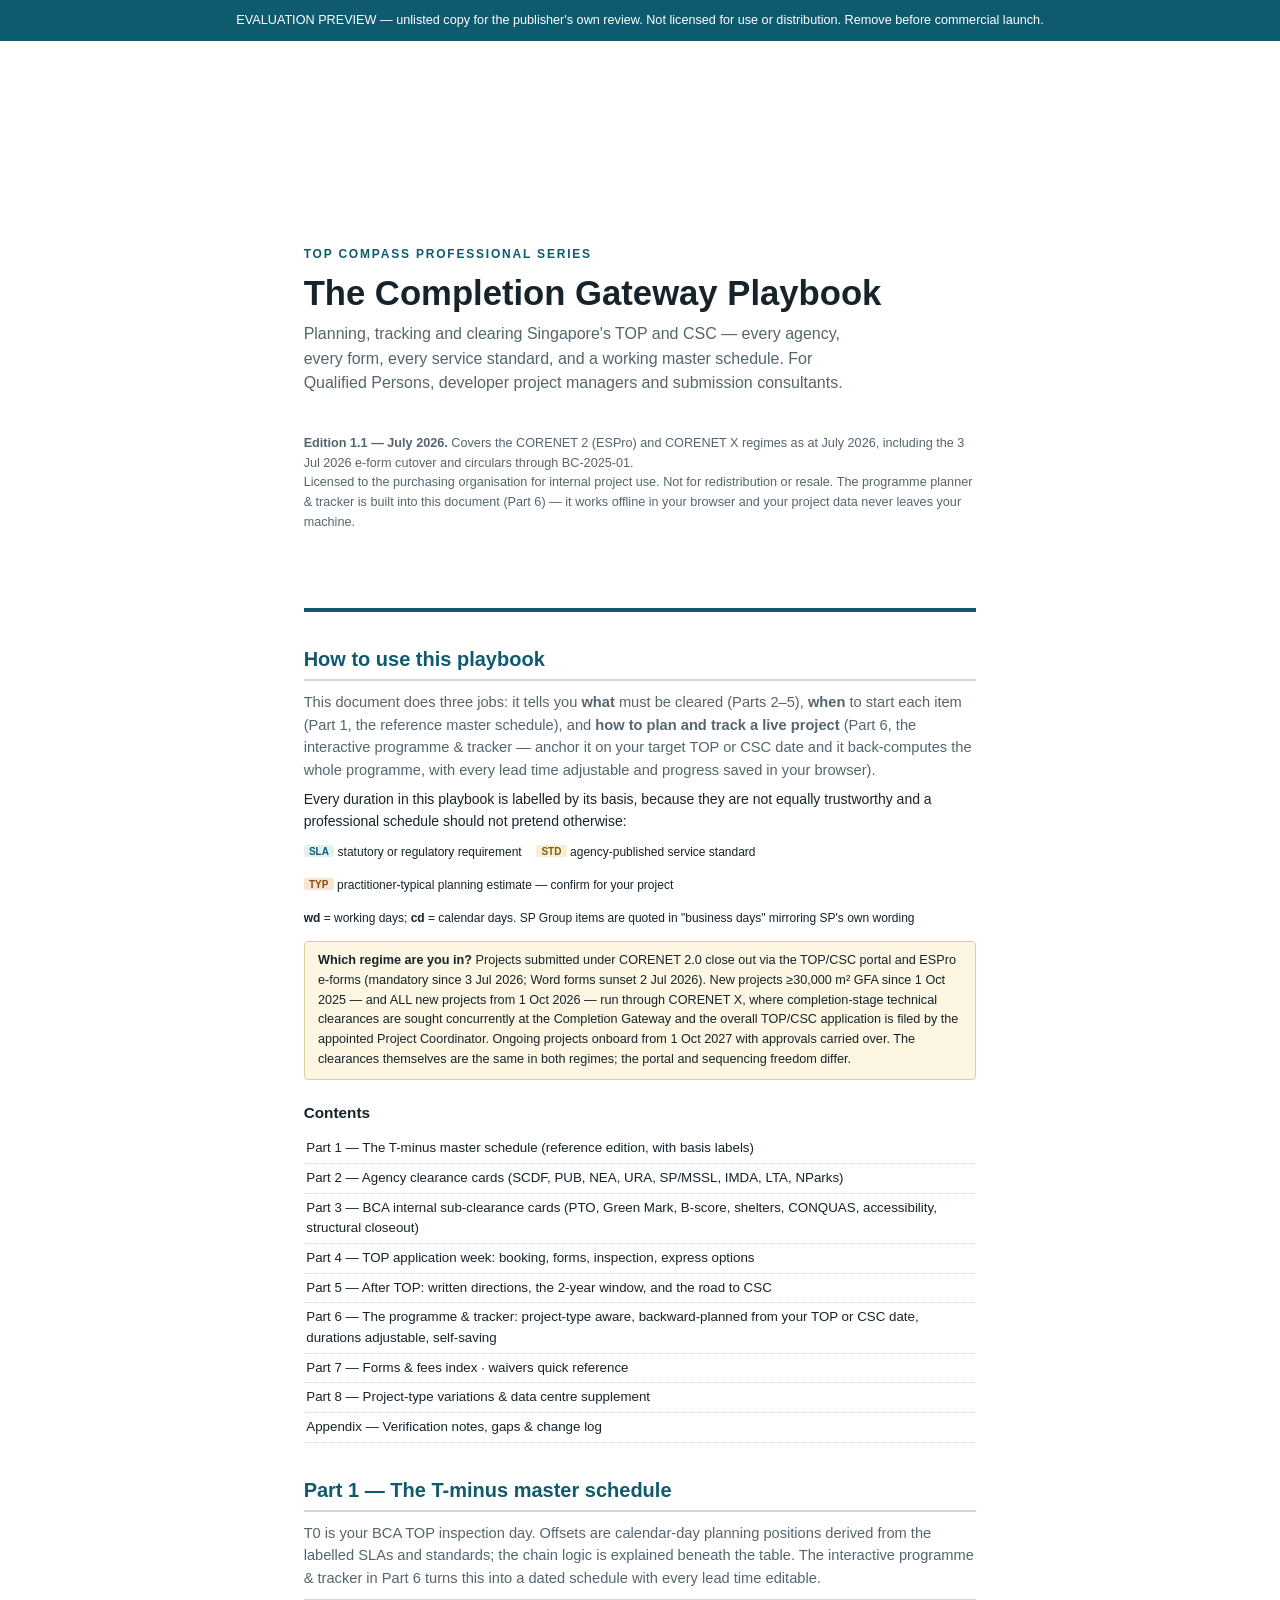
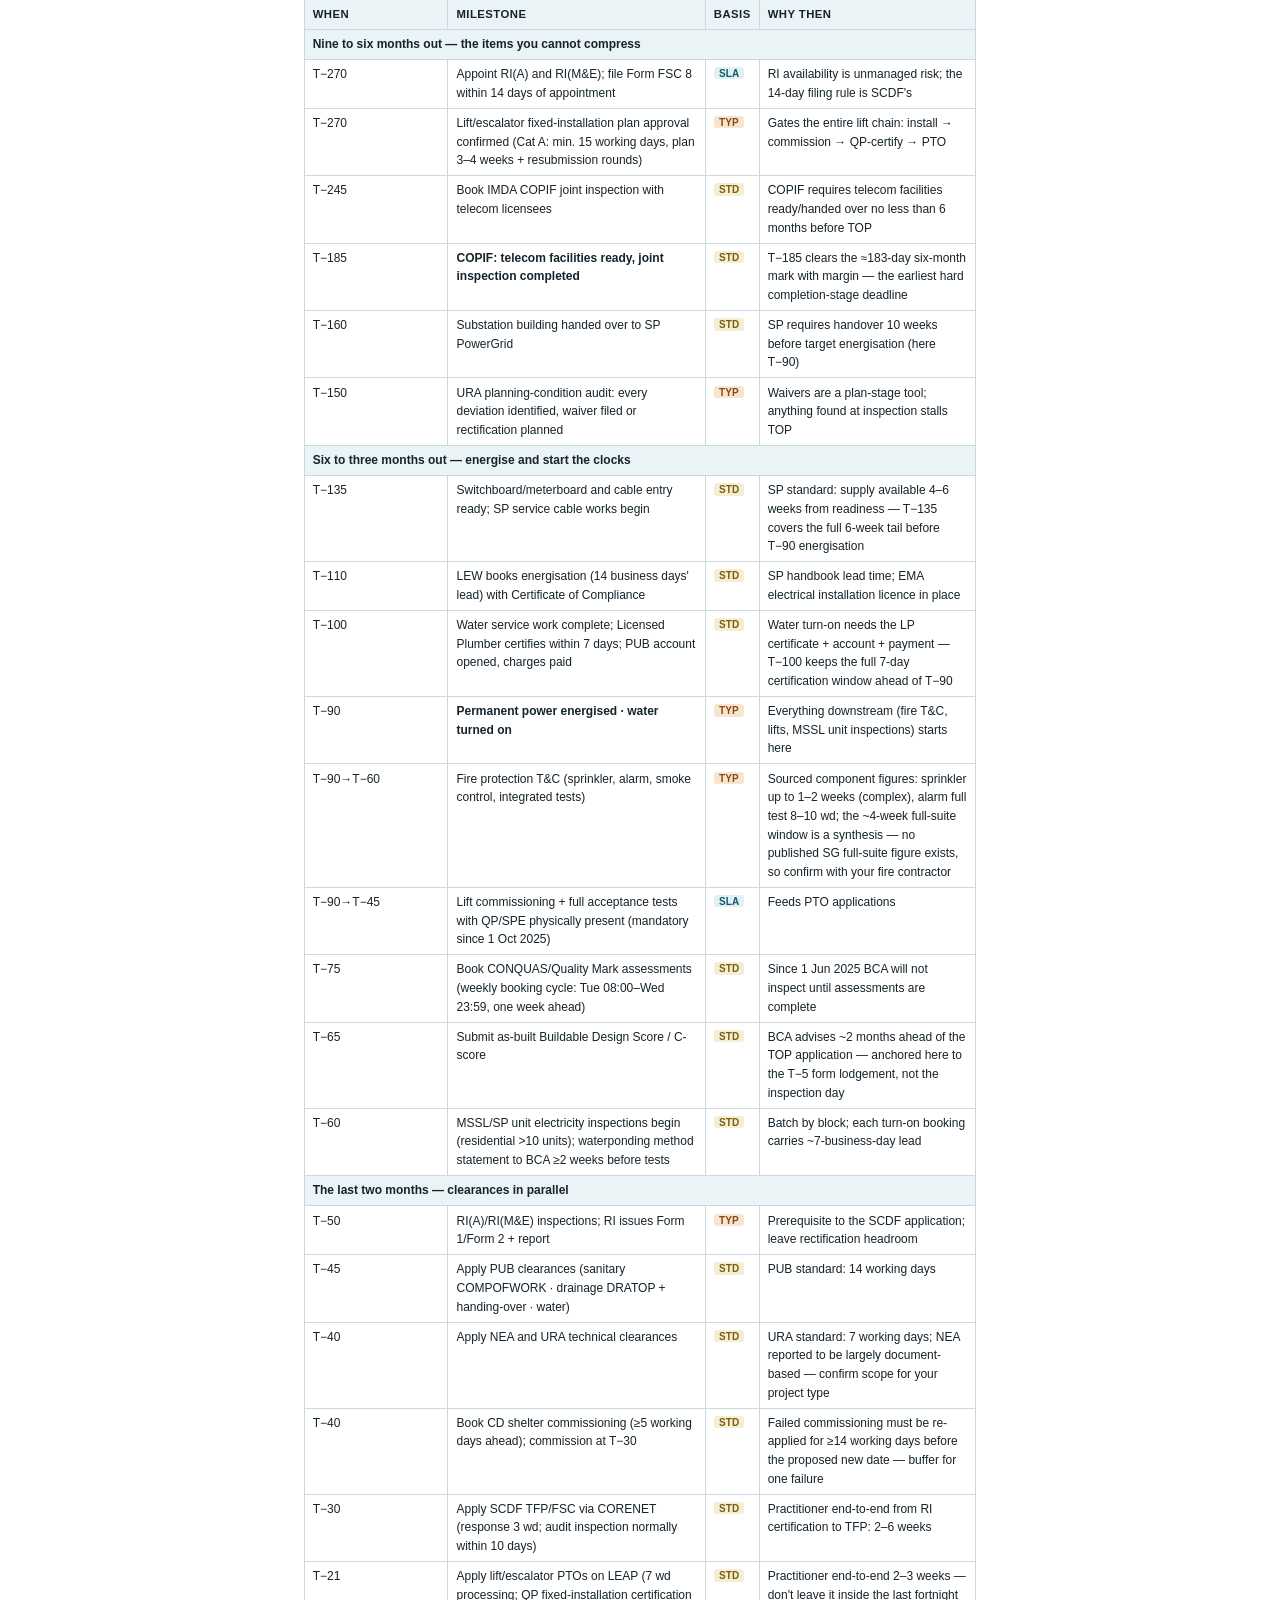
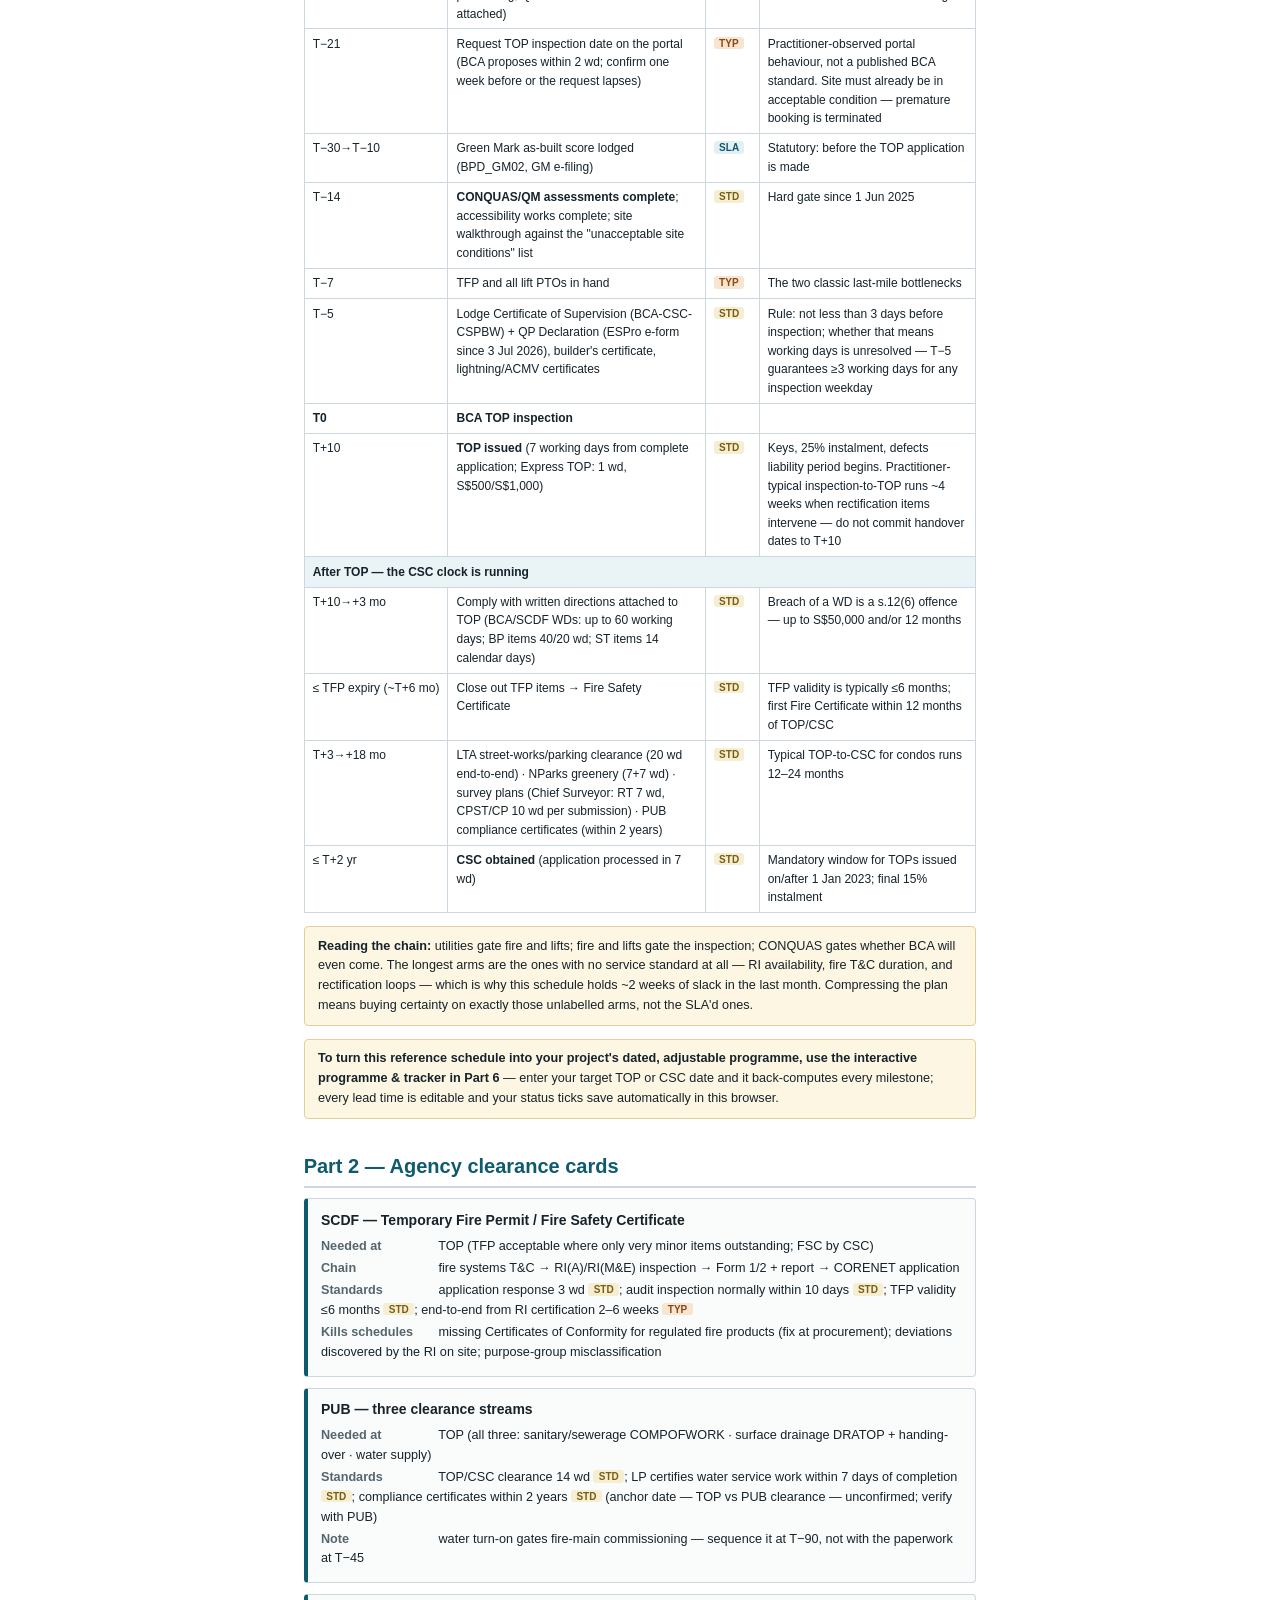
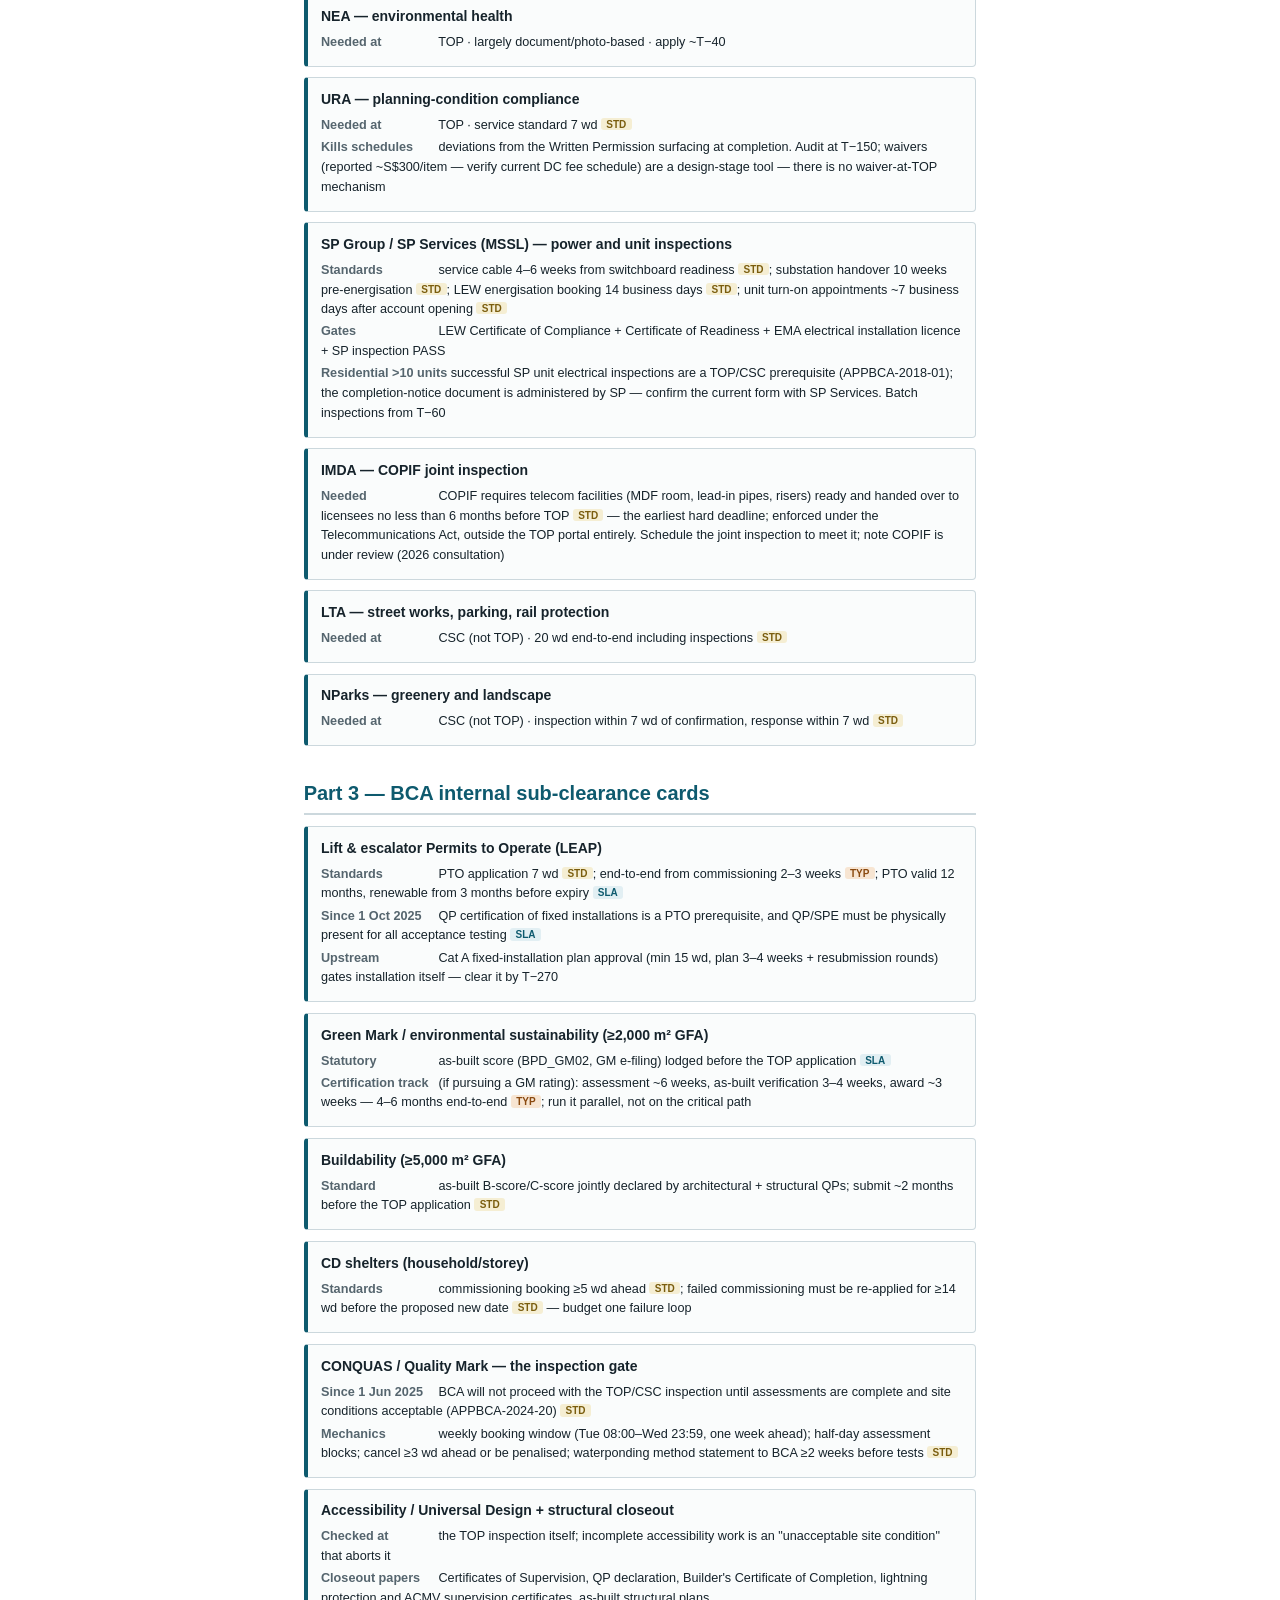
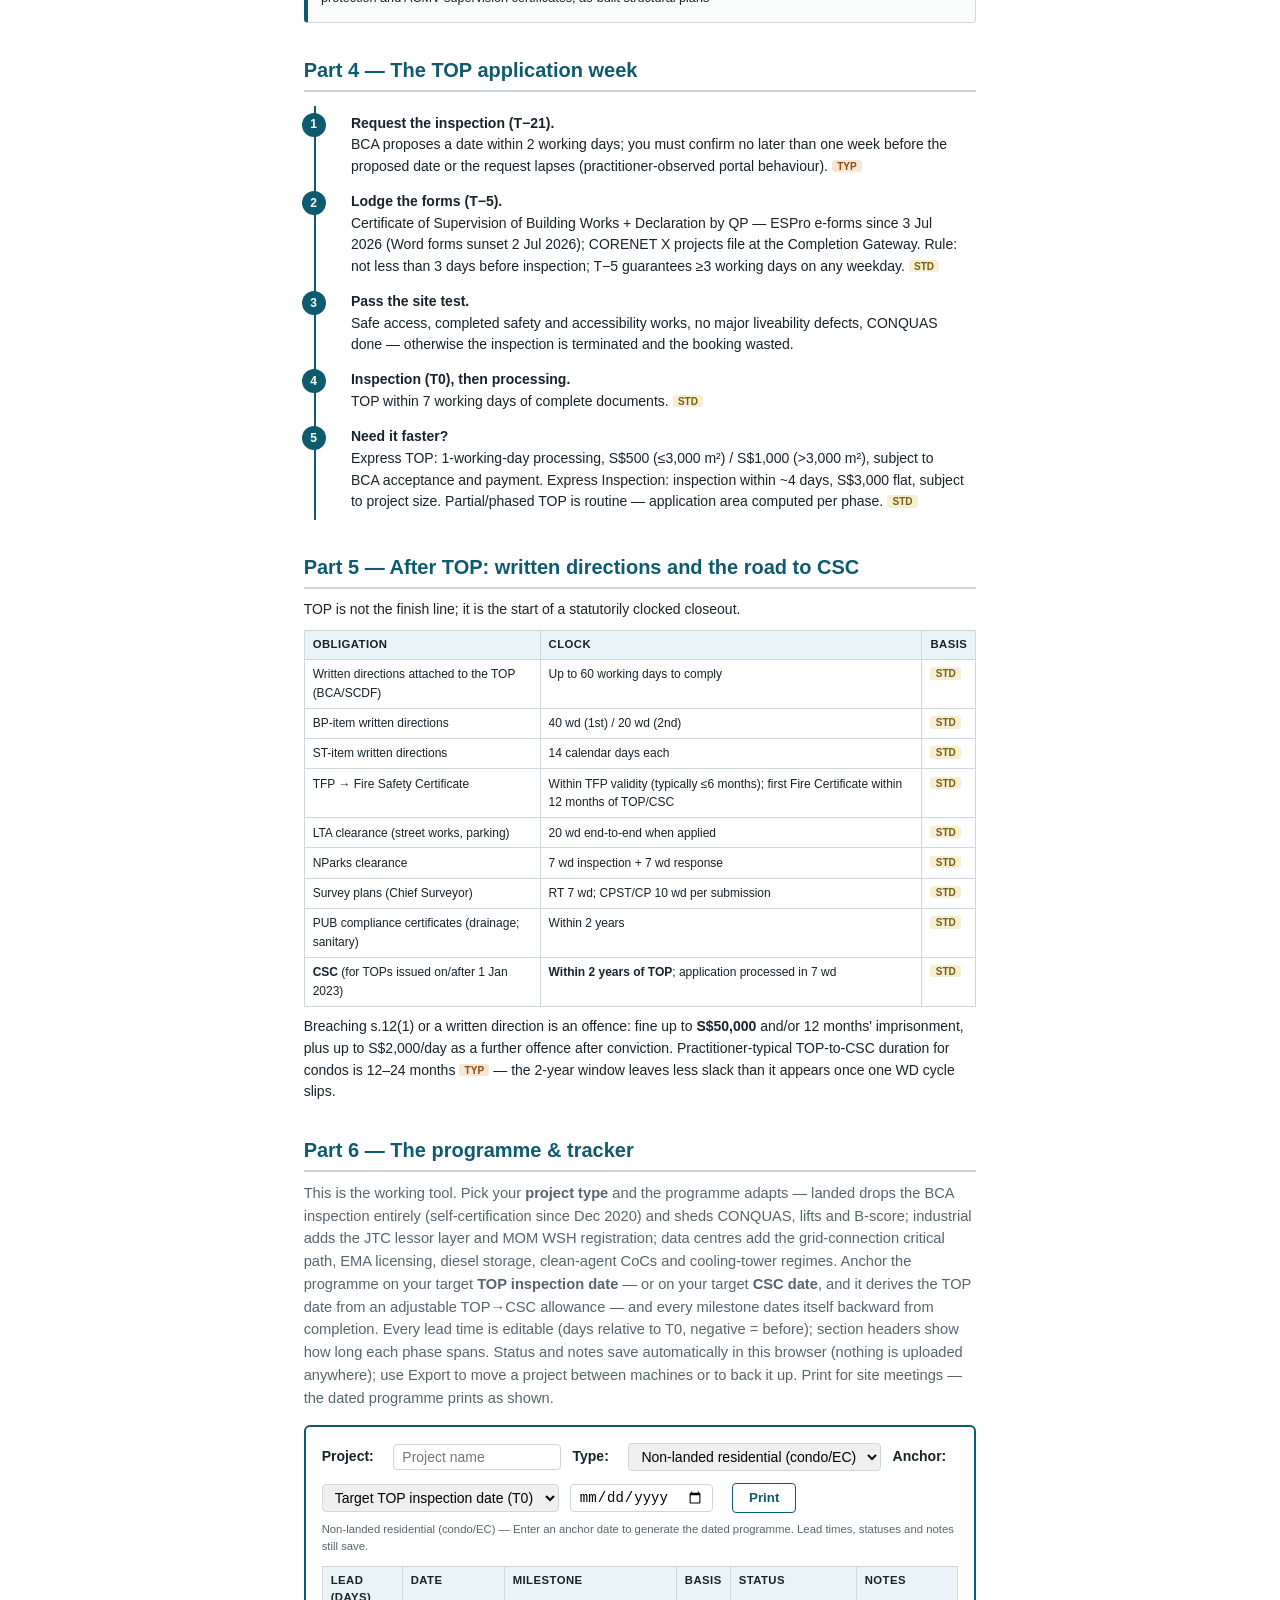
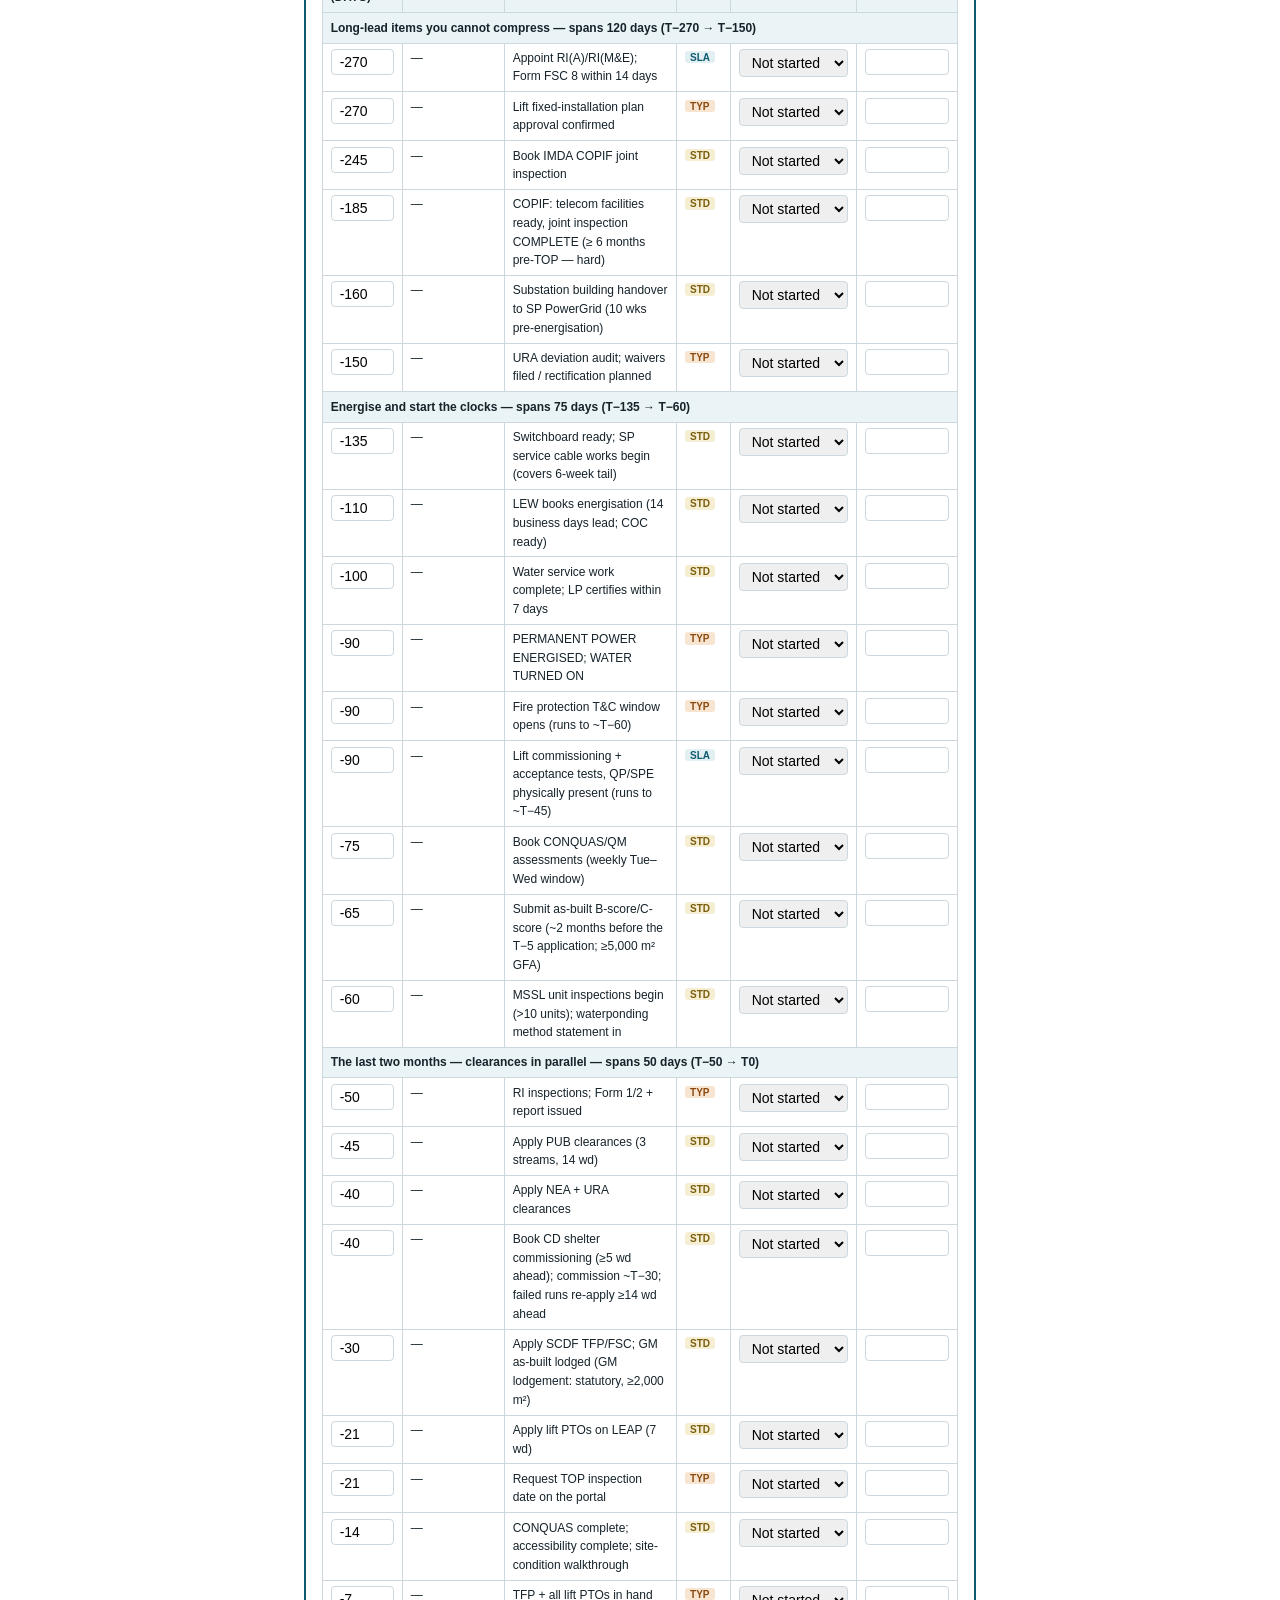
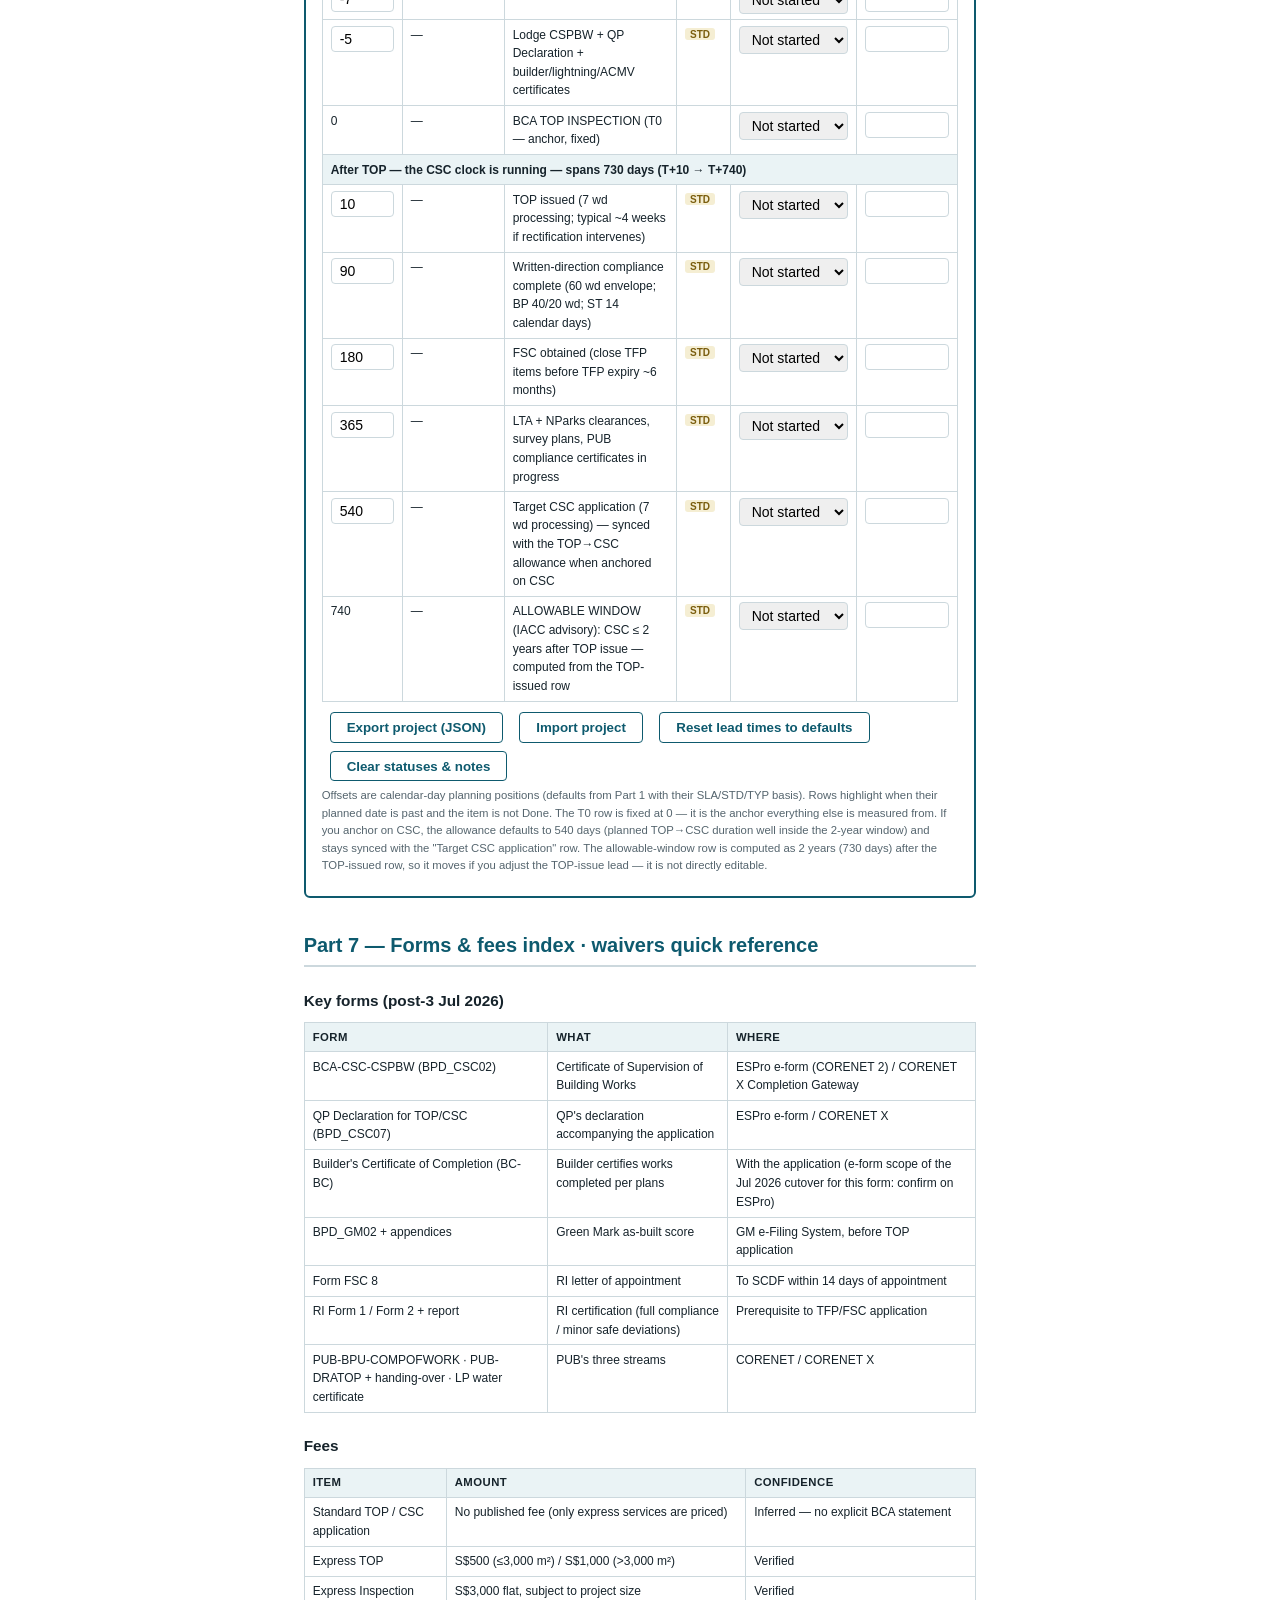
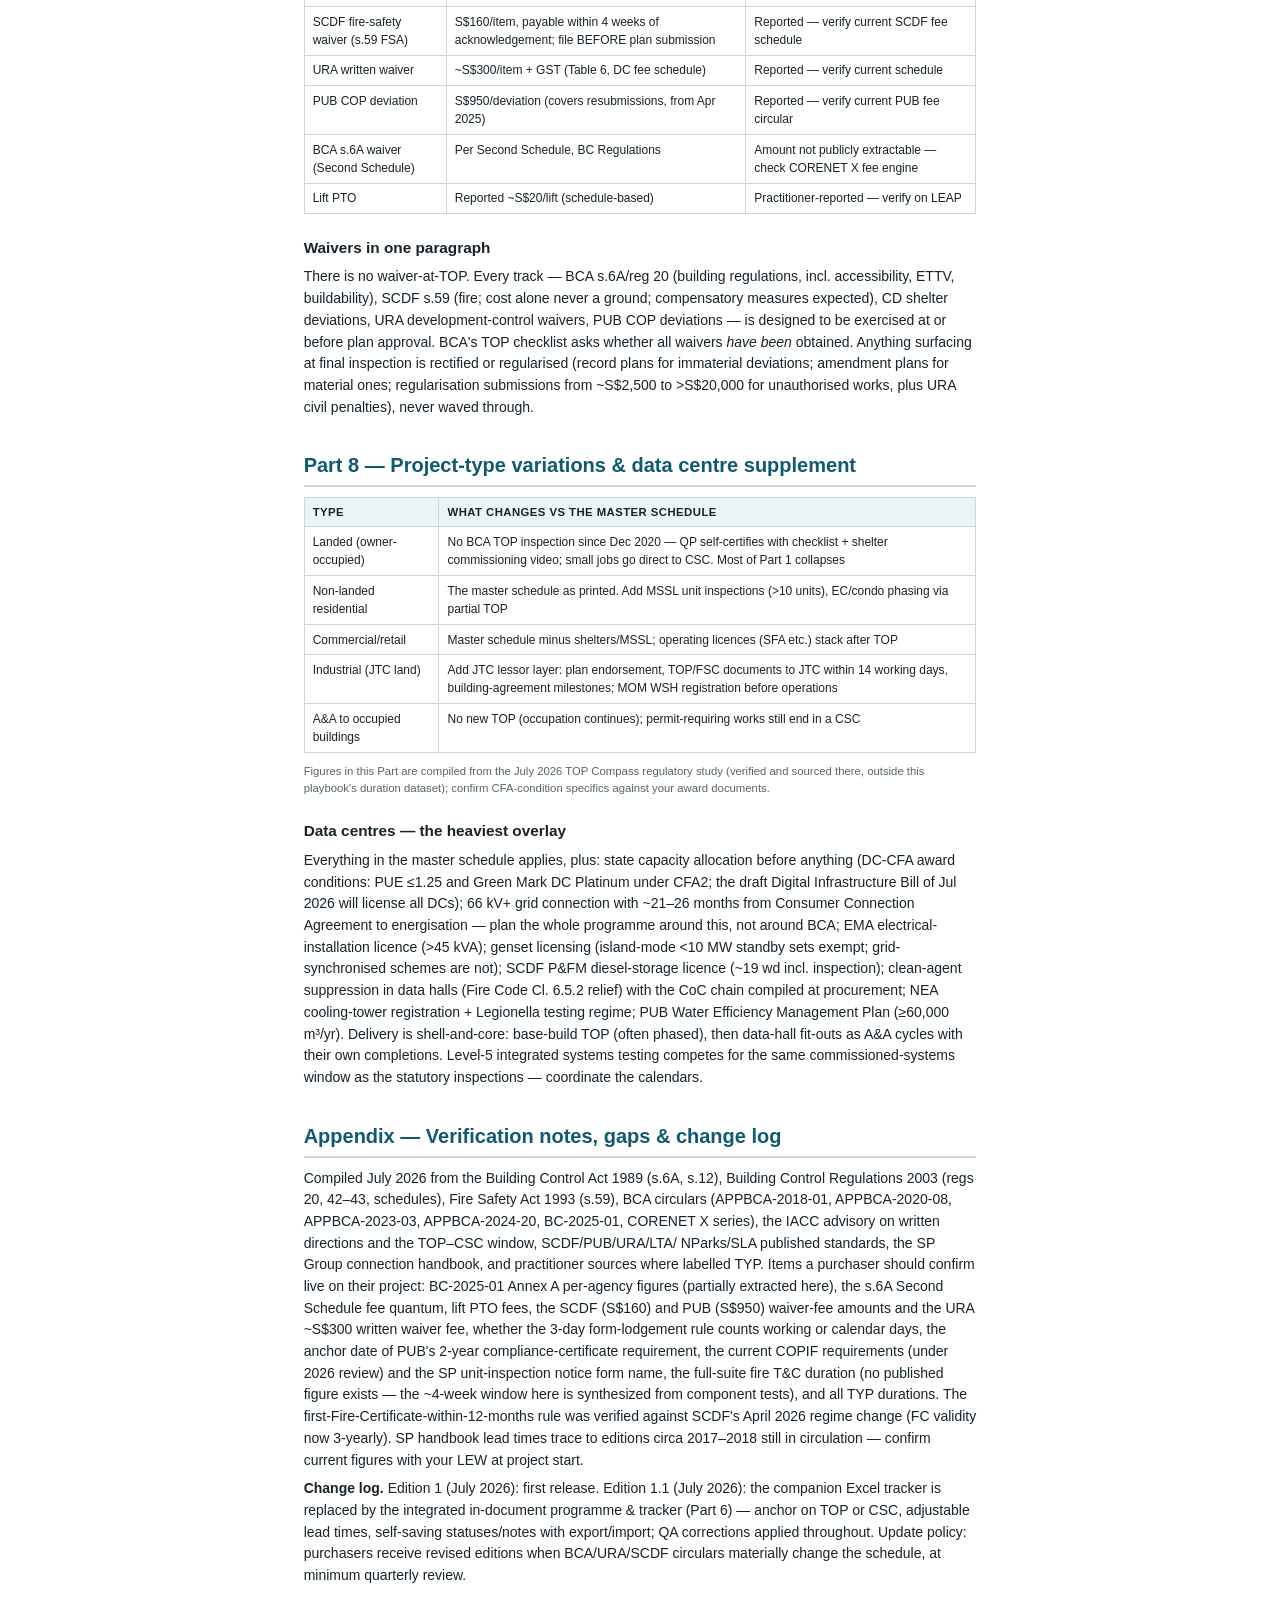
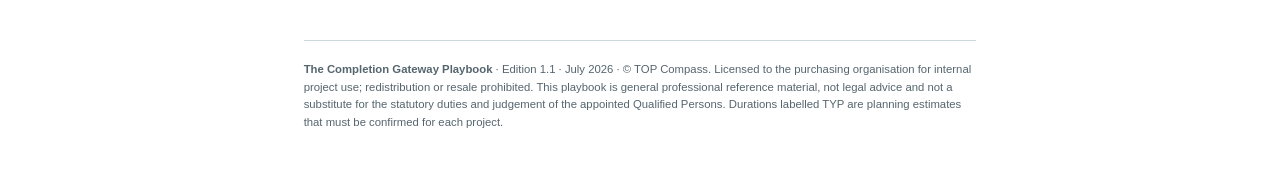
<file: site/preview/playbook/index.html>
<!DOCTYPE html>
<html lang="en">
<head>
<meta charset="utf-8">
<meta name="robots" content="noindex, nofollow">
<meta name="viewport" content="width=device-width, initial-scale=1">
<title>The Completion Gateway Playbook — Singapore TOP/CSC, Edition 1.1 (July 2026)</title>
<style>
:root {
  --ink: #16232b; --soft: #55656e; --accent: #0e5a6e; --accent-bg: #eaf3f5;
  --line: #ccd8dd; --warn-bg: #fdf6e3; --warn-line: #e0d09a;
  --sla: #0e5a6e; --std: #7a5d0e; --typ: #8a4a10;
}
* { box-sizing: border-box; }
body {
  margin: 0; font-family: "Segoe UI", -apple-system, Roboto, Helvetica, Arial, sans-serif;
  color: var(--ink); line-height: 1.55; font-size: 10.5pt; background: #fff;
}
.page { max-width: 210mm; margin: 0 auto; padding: 14mm 16mm; }
@media print {
  @page { size: A4; margin: 14mm 13mm 16mm; }
  .page { max-width: none; padding: 0; }
  .no-print { display: none !important; }
  section { page-break-before: always; }
  section.flow-follow { page-break-before: auto; }
  h2, h3 { page-break-after: avoid; }
  table, .card { page-break-inside: avoid; }
  table.long { page-break-inside: auto; }
  table.long tr { page-break-inside: avoid; }
  table.long thead { display: table-header-group; }
  th, tr.hdr td, tr.overdue-risk td, .b { -webkit-print-color-adjust: exact; print-color-adjust: exact; }
  .planner { border: 0; border-radius: 0; padding: 0; }
  .note-edit { display: none; }
  .note-print { display: inline; }
}
.note-print { display: none; font-size: 8.5pt; }
.meta { font-size: 8.5pt; color: var(--soft); }
.planner button.secondary, button.secondary {
  background: #fff; color: var(--accent); border: 1px solid var(--accent);
  border-radius: 4px; padding: 5pt 12pt; font-size: 10pt; font-weight: 600; cursor: pointer;
}
header.cover { padding: 40mm 0 20mm; border-bottom: 4px solid var(--accent); margin-bottom: 8mm; }
header.cover .kicker { color: var(--accent); font-weight: 700; letter-spacing: 0.15em; text-transform: uppercase; font-size: 9pt; }
header.cover h1 { font-size: 26pt; line-height: 1.15; margin: 0.3em 0 0.2em; }
header.cover .sub { font-size: 12pt; color: var(--soft); max-width: 34em; }
header.cover .edition { margin-top: 10mm; font-size: 9.5pt; color: var(--soft); }
h2 { font-size: 15pt; color: var(--accent); margin: 1.6em 0 0.5em; border-bottom: 2px solid var(--line); padding-bottom: 0.2em; }
h3 { font-size: 11.5pt; margin: 1.4em 0 0.4em; }
p { margin: 0.5em 0; }
.lead { font-size: 11pt; color: var(--soft); }
table { border-collapse: collapse; width: 100%; margin: 0.8em 0; font-size: 9pt; }
th, td { border: 1px solid var(--line); padding: 4pt 6pt; text-align: left; vertical-align: top; }
th { background: var(--accent-bg); font-size: 8.5pt; text-transform: uppercase; letter-spacing: 0.04em; }
.card {
  border: 1px solid var(--line); border-left: 4px solid var(--accent); border-radius: 4px;
  padding: 8pt 10pt; margin: 8pt 0; background: #fafcfc;
}
.card h4 { margin: 0 0 4pt; font-size: 10.5pt; }
.card .row { font-size: 9.5pt; margin: 2pt 0; }
.card .row b { display: inline-block; min-width: 9em; color: var(--soft); font-weight: 600; }
.b { font-size: 7.5pt; font-weight: 700; border-radius: 3px; padding: 0.5pt 4pt; vertical-align: 1pt; white-space: nowrap; }
.b.sla { background: #e2eff3; color: var(--sla); }
.b.std { background: #f5eed3; color: var(--std); }
.b.typ { background: #f7e5d2; color: var(--typ); }
.notice { background: var(--warn-bg); border: 1px solid var(--warn-line); border-radius: 4px; padding: 7pt 10pt; font-size: 9.5pt; margin: 10pt 0; }
.legend { display: flex; gap: 1.2em; flex-wrap: wrap; font-size: 9pt; margin: 8pt 0; }
ol.flowline { list-style: none; padding: 0; counter-reset: fs; }
ol.flowline li { position: relative; padding: 5pt 8pt 5pt 26pt; border-left: 2px solid var(--accent); margin-left: 8pt; counter-increment: fs; }
ol.flowline li::before {
  content: counter(fs); position: absolute; left: -11pt; top: 5pt;
  background: var(--accent); color: #fff; border-radius: 50%; width: 18pt; height: 18pt;
  display: flex; align-items: center; justify-content: center; font-size: 9pt; font-weight: 700;
}
ol.flowline b { display: block; }
ol.flowline .sub { font-size: 9pt; color: var(--soft); }
.planner { border: 2px solid var(--accent); border-radius: 6px; padding: 12pt; margin: 12pt 0; }
.planner label { font-weight: 600; margin-right: 0.6em; }
.planner input, .planner select { font-size: 10.5pt; padding: 3pt 6pt; border: 1px solid var(--line); border-radius: 4px; }
.planner button {
  background: var(--accent); color: #fff; border: 0; border-radius: 4px;
  padding: 5pt 14pt; font-size: 10.5pt; font-weight: 600; cursor: pointer; margin-left: 0.6em;
}
td.date { white-space: nowrap; font-variant-numeric: tabular-nums; }
td.done-col, th.done-col { width: 3.5em; text-align: center; }
tr.hdr td { background: var(--accent-bg); font-weight: 700; }
tr.overdue-risk td { background: #fdf0ea; }
footer.doc { margin-top: 14mm; border-top: 1px solid var(--line); padding-top: 4mm; font-size: 8.5pt; color: var(--soft); }
.toc td { border: 0; border-bottom: 1px dotted var(--line); padding: 3pt 2pt; font-size: 10pt; }
</style>
</head>
<body>
<div class="no-print" style="background:#0e5a6e;color:#fff;padding:8pt 12pt;font-size:9.5pt;text-align:center">EVALUATION PREVIEW — unlisted copy for the publisher's own review. Not licensed for use or distribution. Remove before commercial launch.</div>
<div class="page">

<header class="cover">
  <div class="kicker">TOP Compass Professional Series</div>
  <h1>The Completion Gateway Playbook</h1>
  <p class="sub">Planning, tracking and clearing Singapore's TOP and CSC — every agency,
  every form, every service standard, and a working master schedule. For Qualified Persons,
  developer project managers and submission consultants.</p>
  <div class="edition">
    <b>Edition 1.1 — July 2026.</b> Covers the CORENET 2 (ESPro) and CORENET X regimes as at
    July 2026, including the 3 Jul 2026 e-form cutover and circulars through BC-2025-01.<br>
    Licensed to the purchasing organisation for internal project use. Not for redistribution
    or resale. The programme planner &amp; tracker is built into this document (Part 6) —
    it works offline in your browser and your project data never leaves your machine.
  </div>
</header>

<section class="flow-follow">
<h2>How to use this playbook</h2>
<p class="lead">This document does three jobs: it tells you <b>what</b> must be cleared
(Parts 2–5), <b>when</b> to start each item (Part 1, the reference master schedule), and
<b>how to plan and track a live project</b> (Part 6, the interactive programme &amp; tracker —
anchor it on your target TOP or CSC date and it back-computes the whole programme, with every
lead time adjustable and progress saved in your browser).</p>
<p>Every duration in this playbook is labelled by its basis, because they are not equally
trustworthy and a professional schedule should not pretend otherwise:</p>
<div class="legend">
  <span><span class="b sla">SLA</span> statutory or regulatory requirement</span>
  <span><span class="b std">STD</span> agency-published service standard</span>
  <span><span class="b typ">TYP</span> practitioner-typical planning estimate — confirm for your project</span>
  <span><b>wd</b> = working days; <b>cd</b> = calendar days. SP Group items are quoted in "business days" mirroring SP's own wording</span>
</div>
<div class="notice"><b>Which regime are you in?</b> Projects submitted under CORENET 2.0
close out via the TOP/CSC portal and ESPro e-forms (mandatory since 3 Jul 2026; Word forms
sunset 2 Jul 2026). New projects ≥30,000 m² GFA since 1 Oct 2025 — and ALL new projects from
1 Oct 2026 — run through CORENET X, where completion-stage technical clearances are sought
concurrently at the Completion Gateway and the overall TOP/CSC application is filed by the
appointed Project Coordinator. Ongoing projects onboard from 1 Oct 2027 with approvals carried
over. The clearances themselves are the same in both regimes; the portal and sequencing
freedom differ.</div>

<h3>Contents</h3>
<table class="toc">
  <tr><td>Part 1 — The T-minus master schedule (reference edition, with basis labels)</td></tr>
  <tr><td>Part 2 — Agency clearance cards (SCDF, PUB, NEA, URA, SP/MSSL, IMDA, LTA, NParks)</td></tr>
  <tr><td>Part 3 — BCA internal sub-clearance cards (PTO, Green Mark, B-score, shelters, CONQUAS, accessibility, structural closeout)</td></tr>
  <tr><td>Part 4 — TOP application week: booking, forms, inspection, express options</td></tr>
  <tr><td>Part 5 — After TOP: written directions, the 2-year window, and the road to CSC</td></tr>
  <tr><td>Part 6 — The programme &amp; tracker: project-type aware, backward-planned from your TOP or CSC date, durations adjustable, self-saving</td></tr>
  <tr><td>Part 7 — Forms &amp; fees index · waivers quick reference</td></tr>
  <tr><td>Part 8 — Project-type variations &amp; data centre supplement</td></tr>
  <tr><td>Appendix — Verification notes, gaps &amp; change log</td></tr>
</table>
</section>

<section>
<h2>Part 1 — The T-minus master schedule</h2>
<p class="lead">T0 is your BCA TOP inspection day. Offsets are calendar-day planning positions
derived from the labelled SLAs and standards; the chain logic is explained beneath the table.
The interactive programme &amp; tracker in Part 6 turns this into a dated schedule with every
lead time editable.</p>

<table id="msTable" class="long">
<thead><tr><th>When</th><th>Milestone</th><th>Basis</th><th>Why then</th></tr></thead>
<tbody>
<tr class="hdr"><td colspan="4">Nine to six months out — the items you cannot compress</td></tr>
<tr><td class="date">T−270</td><td>Appoint RI(A) and RI(M&amp;E); file Form FSC 8 within 14 days of appointment</td><td><span class="b sla">SLA</span></td><td>RI availability is unmanaged risk; the 14-day filing rule is SCDF's</td></tr>
<tr><td class="date">T−270</td><td>Lift/escalator fixed-installation plan approval confirmed (Cat A: min. 15 working days, plan 3–4 weeks + resubmission rounds)</td><td><span class="b typ">TYP</span></td><td>Gates the entire lift chain: install → commission → QP-certify → PTO</td></tr>
<tr><td class="date">T−245</td><td>Book IMDA COPIF joint inspection with telecom licensees</td><td><span class="b std">STD</span></td><td>COPIF requires telecom facilities ready/handed over no less than 6 months before TOP</td></tr>
<tr><td class="date">T−185</td><td><b>COPIF: telecom facilities ready, joint inspection completed</b></td><td><span class="b std">STD</span></td><td>T−185 clears the ≈183-day six-month mark with margin — the earliest hard completion-stage deadline</td></tr>
<tr><td class="date">T−160</td><td>Substation building handed over to SP PowerGrid</td><td><span class="b std">STD</span></td><td>SP requires handover 10 weeks before target energisation (here T−90)</td></tr>
<tr><td class="date">T−150</td><td>URA planning-condition audit: every deviation identified, waiver filed or rectification planned</td><td><span class="b typ">TYP</span></td><td>Waivers are a plan-stage tool; anything found at inspection stalls TOP</td></tr>
<tr class="hdr"><td colspan="4">Six to three months out — energise and start the clocks</td></tr>
<tr><td class="date">T−135</td><td>Switchboard/meterboard and cable entry ready; SP service cable works begin</td><td><span class="b std">STD</span></td><td>SP standard: supply available 4–6 weeks from readiness — T−135 covers the full 6-week tail before T−90 energisation</td></tr>
<tr><td class="date">T−110</td><td>LEW books energisation (14 business days' lead) with Certificate of Compliance</td><td><span class="b std">STD</span></td><td>SP handbook lead time; EMA electrical installation licence in place</td></tr>
<tr><td class="date">T−100</td><td>Water service work complete; Licensed Plumber certifies within 7 days; PUB account opened, charges paid</td><td><span class="b std">STD</span></td><td>Water turn-on needs the LP certificate + account + payment — T−100 keeps the full 7-day certification window ahead of T−90</td></tr>
<tr><td class="date">T−90</td><td><b>Permanent power energised · water turned on</b></td><td><span class="b typ">TYP</span></td><td>Everything downstream (fire T&amp;C, lifts, MSSL unit inspections) starts here</td></tr>
<tr><td class="date">T−90→T−60</td><td>Fire protection T&amp;C (sprinkler, alarm, smoke control, integrated tests)</td><td><span class="b typ">TYP</span></td><td>Sourced component figures: sprinkler up to 1–2 weeks (complex), alarm full test 8–10 wd; the ~4-week full-suite window is a synthesis — no published SG full-suite figure exists, so confirm with your fire contractor</td></tr>
<tr><td class="date">T−90→T−45</td><td>Lift commissioning + full acceptance tests with QP/SPE physically present (mandatory since 1 Oct 2025)</td><td><span class="b sla">SLA</span></td><td>Feeds PTO applications</td></tr>
<tr><td class="date">T−75</td><td>Book CONQUAS/Quality Mark assessments (weekly booking cycle: Tue 08:00–Wed 23:59, one week ahead)</td><td><span class="b std">STD</span></td><td>Since 1 Jun 2025 BCA will not inspect until assessments are complete</td></tr>
<tr><td class="date">T−65</td><td>Submit as-built Buildable Design Score / C-score</td><td><span class="b std">STD</span></td><td>BCA advises ~2 months ahead of the TOP application — anchored here to the T−5 form lodgement, not the inspection day</td></tr>
<tr><td class="date">T−60</td><td>MSSL/SP unit electricity inspections begin (residential &gt;10 units); waterponding method statement to BCA ≥2 weeks before tests</td><td><span class="b std">STD</span></td><td>Batch by block; each turn-on booking carries ~7-business-day lead</td></tr>
<tr class="hdr"><td colspan="4">The last two months — clearances in parallel</td></tr>
<tr><td class="date">T−50</td><td>RI(A)/RI(M&amp;E) inspections; RI issues Form 1/Form 2 + report</td><td><span class="b typ">TYP</span></td><td>Prerequisite to the SCDF application; leave rectification headroom</td></tr>
<tr><td class="date">T−45</td><td>Apply PUB clearances (sanitary COMPOFWORK · drainage DRATOP + handing-over · water)</td><td><span class="b std">STD</span></td><td>PUB standard: 14 working days</td></tr>
<tr><td class="date">T−40</td><td>Apply NEA and URA technical clearances</td><td><span class="b std">STD</span></td><td>URA standard: 7 working days; NEA reported to be largely document-based — confirm scope for your project type</td></tr>
<tr><td class="date">T−40</td><td>Book CD shelter commissioning (≥5 working days ahead); commission at T−30</td><td><span class="b std">STD</span></td><td>Failed commissioning must be re-applied for ≥14 working days before the proposed new date — buffer for one failure</td></tr>
<tr><td class="date">T−30</td><td>Apply SCDF TFP/FSC via CORENET (response 3 wd; audit inspection normally within 10 days)</td><td><span class="b std">STD</span></td><td>Practitioner end-to-end from RI certification to TFP: 2–6 weeks</td></tr>
<tr><td class="date">T−21</td><td>Apply lift/escalator PTOs on LEAP (7 wd processing; QP fixed-installation certification attached)</td><td><span class="b std">STD</span></td><td>Practitioner end-to-end 2–3 weeks — don't leave it inside the last fortnight</td></tr>
<tr><td class="date">T−21</td><td>Request TOP inspection date on the portal (BCA proposes within 2 wd; confirm one week before or the request lapses)</td><td><span class="b typ">TYP</span></td><td>Practitioner-observed portal behaviour, not a published BCA standard. Site must already be in acceptable condition — premature booking is terminated</td></tr>
<tr><td class="date">T−30→T−10</td><td>Green Mark as-built score lodged (BPD_GM02, GM e-filing)</td><td><span class="b sla">SLA</span></td><td>Statutory: before the TOP application is made</td></tr>
<tr><td class="date">T−14</td><td><b>CONQUAS/QM assessments complete</b>; accessibility works complete; site walkthrough against the "unacceptable site conditions" list</td><td><span class="b std">STD</span></td><td>Hard gate since 1 Jun 2025</td></tr>
<tr><td class="date">T−7</td><td>TFP and all lift PTOs in hand</td><td><span class="b typ">TYP</span></td><td>The two classic last-mile bottlenecks</td></tr>
<tr><td class="date">T−5</td><td>Lodge Certificate of Supervision (BCA-CSC-CSPBW) + QP Declaration (ESPro e-form since 3 Jul 2026), builder's certificate, lightning/ACMV certificates</td><td><span class="b std">STD</span></td><td>Rule: not less than 3 days before inspection; whether that means working days is unresolved — T−5 guarantees ≥3 working days for any inspection weekday</td></tr>
<tr><td class="date"><b>T0</b></td><td><b>BCA TOP inspection</b></td><td></td><td></td></tr>
<tr><td class="date">T+10</td><td><b>TOP issued</b> (7 working days from complete application; Express TOP: 1 wd, S$500/S$1,000)</td><td><span class="b std">STD</span></td><td>Keys, 25% instalment, defects liability period begins. Practitioner-typical inspection-to-TOP runs ~4 weeks when rectification items intervene — do not commit handover dates to T+10</td></tr>
<tr class="hdr"><td colspan="4">After TOP — the CSC clock is running</td></tr>
<tr><td class="date">T+10→+3 mo</td><td>Comply with written directions attached to TOP (BCA/SCDF WDs: up to 60 working days; BP items 40/20 wd; ST items 14 calendar days)</td><td><span class="b std">STD</span></td><td>Breach of a WD is a s.12(6) offence — up to S$50,000 and/or 12 months</td></tr>
<tr><td class="date">≤ TFP expiry (~T+6 mo)</td><td>Close out TFP items → Fire Safety Certificate</td><td><span class="b std">STD</span></td><td>TFP validity is typically ≤6 months; first Fire Certificate within 12 months of TOP/CSC</td></tr>
<tr><td class="date">T+3→+18 mo</td><td>LTA street-works/parking clearance (20 wd end-to-end) · NParks greenery (7+7 wd) · survey plans (Chief Surveyor: RT 7 wd, CPST/CP 10 wd per submission) · PUB compliance certificates (within 2 years)</td><td><span class="b std">STD</span></td><td>Typical TOP-to-CSC for condos runs 12–24 months</td></tr>
<tr><td class="date">≤ T+2 yr</td><td><b>CSC obtained</b> (application processed in 7 wd)</td><td><span class="b std">STD</span></td><td>Mandatory window for TOPs issued on/after 1 Jan 2023; final 15% instalment</td></tr>
</tbody>
</table>

<div class="notice"><b>Reading the chain:</b> utilities gate fire and lifts; fire and lifts
gate the inspection; CONQUAS gates whether BCA will even come. The longest arms are the ones
with no service standard at all — RI availability, fire T&amp;C duration, and rectification
loops — which is why this schedule holds ~2 weeks of slack in the last month. Compressing the
plan means buying certainty on exactly those unlabelled arms, not the SLA'd ones.</div>

<div class="notice"><b>To turn this reference schedule into your project's dated, adjustable
programme, use the interactive programme &amp; tracker in Part 6</b> — enter your target TOP
or CSC date and it back-computes every milestone; every lead time is editable and your status
ticks save automatically in this browser.</div>
</section>

<section>
<h2>Part 2 — Agency clearance cards</h2>

<div class="card"><h4>SCDF — Temporary Fire Permit / Fire Safety Certificate</h4>
  <div class="row"><b>Needed at</b> TOP (TFP acceptable where only very minor items outstanding; FSC by CSC)</div>
  <div class="row"><b>Chain</b> fire systems T&amp;C → RI(A)/RI(M&amp;E) inspection → Form 1/2 + report → CORENET application</div>
  <div class="row"><b>Standards</b> application response 3 wd <span class="b std">STD</span>; audit inspection normally within 10 days <span class="b std">STD</span>; TFP validity ≤6 months <span class="b std">STD</span>; end-to-end from RI certification 2–6 weeks <span class="b typ">TYP</span></div>
  <div class="row"><b>Kills schedules</b> missing Certificates of Conformity for regulated fire products (fix at procurement); deviations discovered by the RI on site; purpose-group misclassification</div></div>

<div class="card"><h4>PUB — three clearance streams</h4>
  <div class="row"><b>Needed at</b> TOP (all three: sanitary/sewerage COMPOFWORK · surface drainage DRATOP + handing-over · water supply)</div>
  <div class="row"><b>Standards</b> TOP/CSC clearance 14 wd <span class="b std">STD</span>; LP certifies water service work within 7 days of completion <span class="b std">STD</span>; compliance certificates within 2 years <span class="b std">STD</span> (anchor date — TOP vs PUB clearance — unconfirmed; verify with PUB)</div>
  <div class="row"><b>Note</b> water turn-on gates fire-main commissioning — sequence it at T−90, not with the paperwork at T−45</div></div>

<div class="card"><h4>NEA — environmental health</h4>
  <div class="row"><b>Needed at</b> TOP · largely document/photo-based · apply ~T−40</div></div>

<div class="card"><h4>URA — planning-condition compliance</h4>
  <div class="row"><b>Needed at</b> TOP · service standard 7 wd <span class="b std">STD</span></div>
  <div class="row"><b>Kills schedules</b> deviations from the Written Permission surfacing at completion. Audit at T−150; waivers (reported ~S$300/item — verify current DC fee schedule) are a design-stage tool — there is no waiver-at-TOP mechanism</div></div>

<div class="card"><h4>SP Group / SP Services (MSSL) — power and unit inspections</h4>
  <div class="row"><b>Standards</b> service cable 4–6 weeks from switchboard readiness <span class="b std">STD</span>; substation handover 10 weeks pre-energisation <span class="b std">STD</span>; LEW energisation booking 14 business days <span class="b std">STD</span>; unit turn-on appointments ~7 business days after account opening <span class="b std">STD</span></div>
  <div class="row"><b>Gates</b> LEW Certificate of Compliance + Certificate of Readiness + EMA electrical installation licence + SP inspection PASS</div>
  <div class="row"><b>Residential &gt;10 units</b> successful SP unit electrical inspections are a TOP/CSC prerequisite (APPBCA-2018-01); the completion-notice document is administered by SP — confirm the current form with SP Services. Batch inspections from T−60</div></div>

<div class="card"><h4>IMDA — COPIF joint inspection</h4>
  <div class="row"><b>Needed</b> COPIF requires telecom facilities (MDF room, lead-in pipes, risers) ready and handed over to licensees no less than 6 months before TOP <span class="b std">STD</span> — the earliest hard deadline; enforced under the Telecommunications Act, outside the TOP portal entirely. Schedule the joint inspection to meet it; note COPIF is under review (2026 consultation)</div></div>

<div class="card"><h4>LTA — street works, parking, rail protection</h4>
  <div class="row"><b>Needed at</b> CSC (not TOP) · 20 wd end-to-end including inspections <span class="b std">STD</span></div></div>

<div class="card"><h4>NParks — greenery and landscape</h4>
  <div class="row"><b>Needed at</b> CSC (not TOP) · inspection within 7 wd of confirmation, response within 7 wd <span class="b std">STD</span></div></div>
</section>

<section>
<h2>Part 3 — BCA internal sub-clearance cards</h2>

<div class="card"><h4>Lift &amp; escalator Permits to Operate (LEAP)</h4>
  <div class="row"><b>Standards</b> PTO application 7 wd <span class="b std">STD</span>; end-to-end from commissioning 2–3 weeks <span class="b typ">TYP</span>; PTO valid 12 months, renewable from 3 months before expiry <span class="b sla">SLA</span></div>
  <div class="row"><b>Since 1 Oct 2025</b> QP certification of fixed installations is a PTO prerequisite, and QP/SPE must be physically present for all acceptance testing <span class="b sla">SLA</span></div>
  <div class="row"><b>Upstream</b> Cat A fixed-installation plan approval (min 15 wd, plan 3–4 weeks + resubmission rounds) gates installation itself — clear it by T−270</div></div>

<div class="card"><h4>Green Mark / environmental sustainability (≥2,000 m² GFA)</h4>
  <div class="row"><b>Statutory</b> as-built score (BPD_GM02, GM e-filing) lodged before the TOP application <span class="b sla">SLA</span></div>
  <div class="row"><b>Certification track</b> (if pursuing a GM rating): assessment ~6 weeks, as-built verification 3–4 weeks, award ~3 weeks — 4–6 months end-to-end <span class="b typ">TYP</span>; run it parallel, not on the critical path</div></div>

<div class="card"><h4>Buildability (≥5,000 m² GFA)</h4>
  <div class="row"><b>Standard</b> as-built B-score/C-score jointly declared by architectural + structural QPs; submit ~2 months before the TOP application <span class="b std">STD</span></div></div>

<div class="card"><h4>CD shelters (household/storey)</h4>
  <div class="row"><b>Standards</b> commissioning booking ≥5 wd ahead <span class="b std">STD</span>; failed commissioning must be re-applied for ≥14 wd before the proposed new date <span class="b std">STD</span> — budget one failure loop</div></div>

<div class="card"><h4>CONQUAS / Quality Mark — the inspection gate</h4>
  <div class="row"><b>Since 1 Jun 2025</b> BCA will not proceed with the TOP/CSC inspection until assessments are complete and site conditions acceptable (APPBCA-2024-20) <span class="b std">STD</span></div>
  <div class="row"><b>Mechanics</b> weekly booking window (Tue 08:00–Wed 23:59, one week ahead); half-day assessment blocks; cancel ≥3 wd ahead or be penalised; waterponding method statement to BCA ≥2 weeks before tests <span class="b std">STD</span></div></div>

<div class="card"><h4>Accessibility / Universal Design + structural closeout</h4>
  <div class="row"><b>Checked at</b> the TOP inspection itself; incomplete accessibility work is an "unacceptable site condition" that aborts it</div>
  <div class="row"><b>Closeout papers</b> Certificates of Supervision, QP declaration, Builder's Certificate of Completion, lightning protection and ACMV supervision certificates, as-built structural plans</div></div>
</section>

<section>
<h2>Part 4 — The TOP application week</h2>
<ol class="flowline">
  <li><b>Request the inspection (T−21).</b> BCA proposes a date within 2 working days; you must confirm no later than one week before the proposed date or the request lapses (practitioner-observed portal behaviour). <span class="b typ">TYP</span></li>
  <li><b>Lodge the forms (T−5).</b> Certificate of Supervision of Building Works + Declaration by QP — ESPro e-forms since 3 Jul 2026 (Word forms sunset 2 Jul 2026); CORENET X projects file at the Completion Gateway. Rule: not less than 3 days before inspection; T−5 guarantees ≥3 working days on any weekday. <span class="b std">STD</span></li>
  <li><b>Pass the site test.</b> Safe access, completed safety and accessibility works, no major liveability defects, CONQUAS done — otherwise the inspection is terminated and the booking wasted.</li>
  <li><b>Inspection (T0), then processing.</b> TOP within 7 working days of complete documents. <span class="b std">STD</span></li>
  <li><b>Need it faster?</b> Express TOP: 1-working-day processing, S$500 (≤3,000 m²) / S$1,000 (&gt;3,000 m²), subject to BCA acceptance and payment. Express Inspection: inspection within ~4 days, S$3,000 flat, subject to project size. Partial/phased TOP is routine — application area computed per phase. <span class="b std">STD</span></li>
</ol>
</section>

<section>
<h2>Part 5 — After TOP: written directions and the road to CSC</h2>
<p>TOP is not the finish line; it is the start of a statutorily clocked closeout.</p>
<table>
<tr><th>Obligation</th><th>Clock</th><th>Basis</th></tr>
<tr><td>Written directions attached to the TOP (BCA/SCDF)</td><td>Up to 60 working days to comply</td><td><span class="b std">STD</span></td></tr>
<tr><td>BP-item written directions</td><td>40 wd (1st) / 20 wd (2nd)</td><td><span class="b std">STD</span></td></tr>
<tr><td>ST-item written directions</td><td>14 calendar days each</td><td><span class="b std">STD</span></td></tr>
<tr><td>TFP → Fire Safety Certificate</td><td>Within TFP validity (typically ≤6 months); first Fire Certificate within 12 months of TOP/CSC</td><td><span class="b std">STD</span></td></tr>
<tr><td>LTA clearance (street works, parking)</td><td>20 wd end-to-end when applied</td><td><span class="b std">STD</span></td></tr>
<tr><td>NParks clearance</td><td>7 wd inspection + 7 wd response</td><td><span class="b std">STD</span></td></tr>
<tr><td>Survey plans (Chief Surveyor)</td><td>RT 7 wd; CPST/CP 10 wd per submission</td><td><span class="b std">STD</span></td></tr>
<tr><td>PUB compliance certificates (drainage; sanitary)</td><td>Within 2 years</td><td><span class="b std">STD</span></td></tr>
<tr><td><b>CSC</b> (for TOPs issued on/after 1 Jan 2023)</td><td><b>Within 2 years of TOP</b>; application processed in 7 wd</td><td><span class="b std">STD</span></td></tr>
</table>
<p>Breaching s.12(1) or a written direction is an offence: fine up to <b>S$50,000</b> and/or
12 months' imprisonment, plus up to S$2,000/day as a further offence after conviction.
Practitioner-typical TOP-to-CSC duration for condos is 12–24 months <span class="b typ">TYP</span> —
the 2-year window leaves less slack than it appears once one WD cycle slips.</p>
</section>

<section>
<h2>Part 6 — The programme &amp; tracker</h2>
<p class="lead">This is the working tool. Pick your <b>project type</b> and the programme
adapts — landed drops the BCA inspection entirely (self-certification since Dec 2020) and
sheds CONQUAS, lifts and B-score; industrial adds the JTC lessor layer and MOM WSH
registration; data centres add the grid-connection critical path, EMA licensing, diesel
storage, clean-agent CoCs and cooling-tower regimes. Anchor the programme on your target
<b>TOP inspection date</b> — or on your target <b>CSC date</b>, and it derives the TOP date
from an adjustable TOP→CSC allowance — and every milestone dates itself backward from
completion. Every lead time is editable (days relative to T0, negative = before); section
headers show how long each phase spans. Status and notes save automatically in this browser
(nothing is uploaded anywhere); use Export to move a project between machines or to back it
up. Print for site meetings — the dated programme prints as shown.</p>

<div class="planner">
  <div class="no-print" style="display:flex;flex-wrap:wrap;gap:0.8em;align-items:center">
    <label for="projName">Project:</label>
    <input type="text" id="projName" placeholder="Project name" style="width:12em">
    <label for="projType">Type:</label>
    <select id="projType">
      <option value="res">Non-landed residential (condo/EC)</option>
      <option value="landed">Landed, owner-occupied</option>
      <option value="com">Commercial / office / retail</option>
      <option value="ind">Industrial (JTC land)</option>
      <option value="dc">Data centre</option>
    </select>
    <label for="anchorType">Anchor:</label>
    <select id="anchorType">
      <option value="top">Target TOP inspection date (T0)</option>
      <option value="csc">Target CSC date</option>
    </select>
    <input type="date" id="anchorDate">
    <span id="gapWrap" hidden>
      <label for="cscGap">TOP→CSC allowance (days):</label>
      <input type="number" id="cscGap" value="540" min="30" max="730" style="width:5em">
    </span>
    <button onclick="window.print()" class="secondary">Print</button>
  </div>
  <div id="saveWarn" class="notice" hidden></div>
  <div id="anchorInfo" class="meta" style="margin-top:6pt"></div>
  <div id="prog"></div>
  <div class="no-print" style="margin-top:8pt;display:flex;flex-wrap:wrap;gap:0.6em">
    <button class="secondary" onclick="exportJson()">Export project (JSON)</button>
    <button class="secondary" onclick="document.getElementById('importFile').click()">Import project</button>
    <input type="file" id="importFile" accept=".json" hidden onchange="importJson(this)">
    <button class="secondary" onclick="resetOffsets()">Reset lead times to defaults</button>
    <button class="secondary" onclick="clearStatus()">Clear statuses &amp; notes</button>
  </div>
  <p class="meta">Offsets are calendar-day planning positions (defaults from Part 1 with their
  SLA/STD/TYP basis). Rows highlight when their planned date is past and the item is not Done.
  The T0 row is fixed at 0 — it is the anchor everything else is measured from. If you anchor
  on CSC, the allowance defaults to 540 days (planned TOP→CSC duration well inside the 2-year
  window) and stays synced with the "Target CSC application" row. The allowable-window row is
  computed as 2 years (730 days) after the TOP-issued row, so it moves if you adjust the
  TOP-issue lead — it is not directly editable.</p>
</div>
</section>

<section>
<h2>Part 7 — Forms &amp; fees index · waivers quick reference</h2>
<h3>Key forms (post-3 Jul 2026)</h3>
<table>
<tr><th>Form</th><th>What</th><th>Where</th></tr>
<tr><td>BCA-CSC-CSPBW (BPD_CSC02)</td><td>Certificate of Supervision of Building Works</td><td>ESPro e-form (CORENET 2) / CORENET X Completion Gateway</td></tr>
<tr><td>QP Declaration for TOP/CSC (BPD_CSC07)</td><td>QP's declaration accompanying the application</td><td>ESPro e-form / CORENET X</td></tr>
<tr><td>Builder's Certificate of Completion (BC-BC)</td><td>Builder certifies works completed per plans</td><td>With the application (e-form scope of the Jul 2026 cutover for this form: confirm on ESPro)</td></tr>
<tr><td>BPD_GM02 + appendices</td><td>Green Mark as-built score</td><td>GM e-Filing System, before TOP application</td></tr>
<tr><td>Form FSC 8</td><td>RI letter of appointment</td><td>To SCDF within 14 days of appointment</td></tr>
<tr><td>RI Form 1 / Form 2 + report</td><td>RI certification (full compliance / minor safe deviations)</td><td>Prerequisite to TFP/FSC application</td></tr>
<tr><td>PUB-BPU-COMPOFWORK · PUB-DRATOP + handing-over · LP water certificate</td><td>PUB's three streams</td><td>CORENET / CORENET X</td></tr>
</table>
<h3>Fees</h3>
<table>
<tr><th>Item</th><th>Amount</th><th>Confidence</th></tr>
<tr><td>Standard TOP / CSC application</td><td>No published fee (only express services are priced)</td><td>Inferred — no explicit BCA statement</td></tr>
<tr><td>Express TOP</td><td>S$500 (≤3,000 m²) / S$1,000 (&gt;3,000 m²)</td><td>Verified</td></tr>
<tr><td>Express Inspection</td><td>S$3,000 flat, subject to project size</td><td>Verified</td></tr>
<tr><td>SCDF fire-safety waiver (s.59 FSA)</td><td>S$160/item, payable within 4 weeks of acknowledgement; file BEFORE plan submission</td><td>Reported — verify current SCDF fee schedule</td></tr>
<tr><td>URA written waiver</td><td>~S$300/item + GST (Table 6, DC fee schedule)</td><td>Reported — verify current schedule</td></tr>
<tr><td>PUB COP deviation</td><td>S$950/deviation (covers resubmissions, from Apr 2025)</td><td>Reported — verify current PUB fee circular</td></tr>
<tr><td>BCA s.6A waiver (Second Schedule)</td><td>Per Second Schedule, BC Regulations</td><td>Amount not publicly extractable — check CORENET X fee engine</td></tr>
<tr><td>Lift PTO</td><td>Reported ~S$20/lift (schedule-based)</td><td>Practitioner-reported — verify on LEAP</td></tr>
</table>
<h3>Waivers in one paragraph</h3>
<p>There is no waiver-at-TOP. Every track — BCA s.6A/reg 20 (building regulations, incl.
accessibility, ETTV, buildability), SCDF s.59 (fire; cost alone never a ground; compensatory
measures expected), CD shelter deviations, URA development-control waivers, PUB COP
deviations — is designed to be exercised at or before plan approval. BCA's TOP checklist asks
whether all waivers <i>have been</i> obtained. Anything surfacing at final inspection is
rectified or regularised (record plans for immaterial deviations; amendment plans for material
ones; regularisation submissions from ~S$2,500 to &gt;S$20,000 for unauthorised works, plus URA
civil penalties), never waved through.</p>
</section>

<section>
<h2>Part 8 — Project-type variations &amp; data centre supplement</h2>
<table>
<tr><th>Type</th><th>What changes vs the master schedule</th></tr>
<tr><td>Landed (owner-occupied)</td><td>No BCA TOP inspection since Dec 2020 — QP self-certifies with checklist + shelter commissioning video; small jobs go direct to CSC. Most of Part 1 collapses</td></tr>
<tr><td>Non-landed residential</td><td>The master schedule as printed. Add MSSL unit inspections (&gt;10 units), EC/condo phasing via partial TOP</td></tr>
<tr><td>Commercial/retail</td><td>Master schedule minus shelters/MSSL; operating licences (SFA etc.) stack after TOP</td></tr>
<tr><td>Industrial (JTC land)</td><td>Add JTC lessor layer: plan endorsement, TOP/FSC documents to JTC within 14 working days, building-agreement milestones; MOM WSH registration before operations</td></tr>
<tr><td>A&amp;A to occupied buildings</td><td>No new TOP (occupation continues); permit-requiring works still end in a CSC</td></tr>
</table>
<p class="meta">Figures in this Part are compiled from the July 2026 TOP Compass regulatory
study (verified and sourced there, outside this playbook's duration dataset); confirm
CFA-condition specifics against your award documents.</p>
<h3>Data centres — the heaviest overlay</h3>
<p>Everything in the master schedule applies, plus: state capacity allocation before anything
(DC-CFA award conditions: PUE ≤1.25 and Green Mark DC Platinum under CFA2; the draft Digital
Infrastructure Bill of Jul 2026 will license all DCs); 66 kV+ grid connection with ~21–26
months from Consumer Connection Agreement to energisation — plan the whole programme around
this, not around BCA; EMA electrical-installation licence (&gt;45 kVA); genset licensing
(island-mode &lt;10 MW standby sets exempt; grid-synchronised schemes are not); SCDF P&amp;FM
diesel-storage licence (~19 wd incl. inspection); clean-agent suppression in data halls
(Fire Code Cl. 6.5.2 relief) with the CoC chain compiled at procurement; NEA cooling-tower
registration + Legionella testing regime; PUB Water Efficiency Management Plan (≥60,000
m³/yr). Delivery is shell-and-core: base-build TOP (often phased), then data-hall fit-outs as
A&amp;A cycles with their own completions. Level-5 integrated systems testing competes for the
same commissioned-systems window as the statutory inspections — coordinate the calendars.</p>
</section>

<section>
<h2>Appendix — Verification notes, gaps &amp; change log</h2>
<p>Compiled July 2026 from the Building Control Act 1989 (s.6A, s.12), Building Control
Regulations 2003 (regs 20, 42–43, schedules), Fire Safety Act 1993 (s.59), BCA circulars
(APPBCA-2018-01, APPBCA-2020-08, APPBCA-2023-03, APPBCA-2024-20, BC-2025-01, CORENET X
series), the IACC advisory on written directions and the TOP–CSC window, SCDF/PUB/URA/LTA/
NParks/SLA published standards, the SP Group connection handbook, and practitioner sources
where labelled TYP. Items a purchaser should confirm live on their project: BC-2025-01
Annex A per-agency figures (partially extracted here), the s.6A Second Schedule fee quantum,
lift PTO fees, the SCDF (S$160) and PUB (S$950) waiver-fee amounts and the URA ~S$300 written
waiver fee, whether the 3-day form-lodgement rule counts working or calendar days, the anchor
date of PUB's 2-year compliance-certificate requirement, the current COPIF requirements (under
2026 review) and the SP unit-inspection notice form name, the full-suite fire T&amp;C duration
(no published figure exists — the ~4-week window here is synthesized from component tests),
and all TYP durations. The first-Fire-Certificate-within-12-months rule was verified against
SCDF's April 2026 regime change (FC validity now 3-yearly). SP handbook lead times trace to
editions circa 2017–2018 still in circulation — confirm current figures with your LEW at
project start.</p>
<p><b>Change log.</b> Edition 1 (July 2026): first release. Edition 1.1 (July 2026): the
companion Excel tracker is replaced by the integrated in-document programme &amp; tracker
(Part 6) — anchor on TOP or CSC, adjustable lead times, self-saving statuses/notes with
export/import; QA corrections applied throughout. Update policy: purchasers receive revised
editions when BCA/URA/SCDF circulars materially change the schedule, at minimum quarterly
review.</p>
<footer class="doc">
  <p><b>The Completion Gateway Playbook</b> · Edition 1.1 · July 2026 · © TOP Compass.
  Licensed to the purchasing organisation for internal project use; redistribution or resale
  prohibited. This playbook is general professional reference material, not legal advice and
  not a substitute for the statutory duties and judgement of the appointed Qualified Persons.
  Durations labelled TYP are planning estimates that must be confirmed for each project.</p>
</footer>
</section>

</div>
<script>
var TYPES = [
  ["res",    "Non-landed residential (condo/EC)"],
  ["landed", "Landed, owner-occupied"],
  ["com",    "Commercial / office / retail"],
  ["ind",    "Industrial (JTC land)"],
  ["dc",     "Data centre"]
];
var ALL = ["res", "com", "ind", "dc"]; // landed opts in explicitly per item
var SECTIONS = [
  { name: "Long-lead items you cannot compress", items: [
    { id: "cca",       off: -720, label: "Consumer Connection Agreement signed with SP (66 kV+: ~21\u201326 months to energisation \u2014 the real critical path)", basis: "STD", t: ["dc"] },
    { id: "ri",        off: -270, label: "Appoint RI(A)/RI(M&E); Form FSC 8 within 14 days", basis: "SLA", t: ALL },
    { id: "liftplan",  off: -270, label: "Lift fixed-installation plan approval confirmed", basis: "TYP", t: ALL },
    { id: "copifbook", off: -245, label: "Book IMDA COPIF joint inspection", basis: "STD", t: ALL },
    { id: "copif",     off: -185, label: "COPIF: telecom facilities ready, joint inspection COMPLETE (\u2265 6 months pre-TOP \u2014 hard)", basis: "STD", t: ALL },
    { id: "substn",    off: -160, label: "Substation building handover to SP PowerGrid (10 wks pre-energisation)", basis: "STD", t: ALL },
    { id: "uraaudit",  off: -150, label: "URA deviation audit; waivers filed / rectification planned", basis: "TYP", t: ALL.concat(["landed"]) },
    { id: "coc",       off: -120, label: "Clean-agent suppression CoC dossier compiled (Fire Code Cl. 6.5.2 relief for data halls)", basis: "TYP", t: ["dc"] },
    { id: "jtc1",      off: -120, label: "JTC lessor: plan endorsements confirmed; building-agreement completion milestones checked", basis: "TYP", t: ["ind", "dc"] }
  ]},
  { name: "Energise and start the clocks", items: [
    { id: "switchbd",  off: -135, label: "Switchboard ready; SP service cable works begin (covers 6-week tail)", basis: "STD", t: ALL },
    { id: "lewbook",   off: -110, label: "LEW books energisation (14 business days lead; COC ready)", basis: "STD", t: ALL },
    { id: "water",     off: -100, label: "Water service work complete; LP certifies within 7 days", basis: "STD", t: ALL.concat(["landed"]) },
    { id: "energise",  off: -90,  label: "PERMANENT POWER ENERGISED; WATER TURNED ON", basis: "TYP", t: ALL.concat(["landed"]) },
    { id: "firetc",    off: -90,  label: "Fire protection T&C window opens (runs to ~T\u221260)", basis: "TYP", t: ALL },
    { id: "liftcomm",  off: -90,  label: "Lift commissioning + acceptance tests, QP/SPE physically present (runs to ~T\u221245)", basis: "SLA", t: ALL },
    { id: "conqbook",  off: -75,  label: "Book CONQUAS/QM assessments (weekly Tue\u2013Wed window)", basis: "STD", t: ["res"] },
    { id: "bscore",    off: -65,  label: "Submit as-built B-score/C-score (~2 months before the T\u22125 application; \u22655,000 m\u00b2 GFA)", basis: "STD", t: ALL },
    { id: "mssl",      off: -60,  label: "MSSL unit inspections begin (>10 units); waterponding method statement in", basis: "STD", t: ["res"] },
    { id: "pfm",       off: -60,  label: "SCDF P&FM diesel-storage licence application (~19 wd incl. site inspection)", basis: "STD", t: ["dc"] },
    { id: "cool",      off: -50,  label: "NEA cooling-tower registration; Legionella testing regime commences", basis: "STD", t: ["dc"] }
  ]},
  { name: "The last two months \u2014 clearances in parallel", items: [
    { id: "riinsp",    off: -50,  label: "RI inspections; Form 1/2 + report issued", basis: "TYP", t: ALL },
    { id: "ist",       off: -45,  label: "Level-5 Integrated Systems Testing window (competes with statutory inspections for the commissioned plant)", basis: "TYP", t: ["dc"] },
    { id: "pub",       off: -45,  label: "Apply PUB clearances (3 streams, 14 wd)", basis: "STD", t: ALL.concat(["landed"]) },
    { id: "neaura",    off: -40,  label: "Apply NEA + URA clearances", basis: "STD", t: ALL.concat(["landed"]) },
    { id: "shelter",   off: -40,  label: "Book CD shelter commissioning (\u22655 wd ahead); commission ~T\u221230; failed runs re-apply \u226514 wd ahead", basis: "STD", t: ["res", "landed"] },
    { id: "eilic",     off: -40,  label: "EMA electrical installation licence in place (>45 kVA approved load)", basis: "STD", t: ["dc"] },
    { id: "scdf",      off: -30,  label: "Apply SCDF TFP/FSC; GM as-built lodged (GM lodgement: statutory, \u22652,000 m\u00b2)", basis: "STD", t: ALL,
      labelBy: { landed: "Confirm SCDF clearance scope with QP (many landed dwellings have no FSC-level fire works); GM only if \u22652,000 m\u00b2" } },
    { id: "pto",       off: -21,  label: "Apply lift PTOs on LEAP (7 wd)", basis: "STD", t: ALL },
    { id: "inspreq",   off: -21,  label: "Request TOP inspection date on the portal", basis: "TYP", t: ALL },
    { id: "conqdone",  off: -14,  label: "CONQUAS complete; accessibility complete; site-condition walkthrough", basis: "STD", t: ["res"] },
    { id: "tfp",       off: -7,   label: "TFP + all lift PTOs in hand", basis: "TYP", t: ALL },
    { id: "forms",     off: -5,   label: "Lodge CSPBW + QP Declaration + builder/lightning/ACMV certificates", basis: "STD", t: ALL.concat(["landed"]),
      labelBy: { landed: "Prepare QP self-inspection checklist + household shelter commissioning video" } },
    { id: "t0",        off: 0,    label: "BCA TOP INSPECTION (T0 \u2014 anchor, fixed)", basis: "", locked: true, t: ALL.concat(["landed"]),
      labelBy: { landed: "TOP/CSC application submitted \u2014 QP self-certification, no BCA site inspection (APPBCA-2020-08)" } }
  ]},
  { name: "After TOP \u2014 the CSC clock is running", items: [
    { id: "topgrant",  off: 10,   label: "TOP issued (7 wd processing; typical ~4 weeks if rectification intervenes)", basis: "STD", t: ALL.concat(["landed"]) },
    { id: "jtc2",      off: 14,   label: "Return TOP/FSC documents to JTC (within 14 working days of issue)", basis: "TYP", t: ["ind", "dc"] },
    { id: "mom",       off: 30,   label: "MOM WSH registration before starting factory operations", basis: "SLA", t: ["ind"] },
    { id: "wd",        off: 90,   label: "Written-direction compliance complete (60 wd envelope; BP 40/20 wd; ST 14 calendar days)", basis: "STD", t: ALL.concat(["landed"]) },
    { id: "fsc",       off: 180,  label: "FSC obtained (close TFP items before TFP expiry ~6 months)", basis: "STD", t: ALL },
    { id: "cscclear",  off: 365,  label: "LTA + NParks clearances, survey plans, PUB compliance certificates in progress", basis: "STD", t: ALL.concat(["landed"]) },
    { id: "cscapp",    off: 540,  label: "Target CSC application (7 wd processing) \u2014 synced with the TOP\u2192CSC allowance when anchored on CSC", basis: "STD", t: ALL.concat(["landed"]) },
    { id: "cscwin",    off: 740,  label: "ALLOWABLE WINDOW (IACC advisory): CSC \u2264 2 years after TOP issue \u2014 computed from the TOP-issued row", basis: "STD", computed: true, t: ALL.concat(["landed"]) }
  ]}
];

var STORE_KEY = "cgp-tracker-v1";
var BACKUP_KEY = "cgp-tracker-v1-backup";
var STATUSES = ["Not started", "In progress", "Done", "Blocked", "N/A"];
var saveFailed = false;

function allItems() {
  var out = [];
  SECTIONS.forEach(function (s) { s.items.forEach(function (it) { out.push(it); }); });
  return out;
}
function defaultState() {
  var offsets = {};
  allItems().forEach(function (it) { offsets[it.id] = it.off; });
  return { projName: "", projType: "res", anchorType: "top", anchorDate: "", cscGap: 540,
           offsets: offsets, status: {}, notes: {} };
}
function clampInt(v, lo, hi, fallback) {
  var n = Math.trunc(Number(v));
  if (!Number.isFinite(n)) return fallback;
  return Math.min(hi, Math.max(lo, n));
}
// Build a guaranteed-valid state from any untrusted object (localStorage or import).
function sanitize(raw) {
  var s = defaultState();
  if (!raw || typeof raw !== "object") return s;
  if (typeof raw.projName === "string") s.projName = raw.projName.slice(0, 120);
  if (TYPES.some(function (t) { return t[0] === raw.projType; })) s.projType = raw.projType;
  s.anchorType = raw.anchorType === "csc" ? "csc" : "top";
  if (typeof raw.anchorDate === "string" && /^\d{4}-\d{2}-\d{2}$/.test(raw.anchorDate)) {
    var p = raw.anchorDate.split("-").map(Number);
    var d = new Date(p[0], p[1] - 1, p[2]);
    if (!isNaN(d.getTime())) s.anchorDate = raw.anchorDate;
  }
  s.cscGap = clampInt(raw.cscGap, 30, 730, 540);
  var rawOff = (raw.offsets && typeof raw.offsets === "object") ? raw.offsets : {};
  allItems().forEach(function (it) {
    if (it.locked || it.computed) return; // t0 stays 0; cscwin is derived
    if (rawOff[it.id] !== undefined) {
      s.offsets[it.id] = clampInt(rawOff[it.id], -400, 800, it.off);
    }
    var st = raw.status && raw.status[it.id];
    if (typeof st === "string" && STATUSES.indexOf(st) >= 0) s.status[it.id] = st;
    var nt = raw.notes && raw.notes[it.id];
    if (typeof nt === "string") s.notes[it.id] = nt.slice(0, 500);
  });
  // status/notes are also allowed on locked/computed rows
  ["t0", "cscwin"].forEach(function (id) {
    var st = raw.status && raw.status[id];
    if (typeof st === "string" && STATUSES.indexOf(st) >= 0) s.status[id] = st;
    var nt = raw.notes && raw.notes[id];
    if (typeof nt === "string") s.notes[id] = nt.slice(0, 500);
  });
  if (s.anchorType === "csc") s.offsets.cscapp = s.cscGap;
  return s;
}
var state;
try { state = sanitize(JSON.parse(localStorage.getItem(STORE_KEY) || "null")); }
catch (e) { state = defaultState(); }

function save() {
  try {
    localStorage.setItem(STORE_KEY, JSON.stringify(state));
    if (saveFailed) { saveFailed = false; showSaveWarn(false); }
  } catch (e) {
    if (!saveFailed) { saveFailed = true; showSaveWarn(true); }
  }
}
function showSaveWarn(on) {
  var w = document.getElementById("saveWarn");
  if (!w) return;
  w.hidden = !on;
  if (on) w.textContent = "Warning: this browser is not persisting your changes (private " +
    "mode or storage blocked). Your edits work for this session only — use Export before closing.";
}
function visible(it) { return it.t.indexOf(state.projType) >= 0; }
function lbl(it) { return (it.labelBy && it.labelBy[state.projType]) || it.label; }
function effOffset(it) {
  if (it.computed) return state.offsets.topgrant + 730;
  return state.offsets[it.id];
}
function t0Date() {
  if (!state.anchorDate) return null;
  var p = state.anchorDate.split("-").map(Number);
  var a = new Date(p[0], p[1] - 1, p[2]);
  if (isNaN(a.getTime())) return null;
  if (state.anchorType === "csc") a = new Date(a.getFullYear(), a.getMonth(), a.getDate() - state.cscGap);
  return isNaN(a.getTime()) ? null : a;
}
function addDays(d, n) { return new Date(d.getFullYear(), d.getMonth(), d.getDate() + n); }
function fmt(d) {
  return d.toLocaleDateString("en-SG", { weekday: "short", day: "2-digit", month: "short", year: "numeric" });
}
function escAttr(s) {
  return String(s).replace(/&/g, "&amp;").replace(/</g, "&lt;")
                  .replace(/>/g, "&gt;").replace(/"/g, "&quot;");
}
function offLabel(n) { return n === 0 ? "T0" : (n > 0 ? "T+" + n : "T−" + (-n)); }

function render() {
  document.getElementById("anchorType").value = state.anchorType;
  document.getElementById("anchorDate").value = state.anchorDate;
  document.getElementById("cscGap").value = state.cscGap;
  document.getElementById("projName").value = state.projName;
  document.getElementById("projType").value = state.projType;
  document.getElementById("gapWrap").hidden = state.anchorType !== "csc";
  var t0 = t0Date();
  var info = document.getElementById("anchorInfo");
  var typeName = "";
  TYPES.forEach(function (t) { if (t[0] === state.projType) typeName = t[1]; });
  var proj = (state.projName ? "<b>" + escAttr(state.projName) + "</b> · " : "") +
    typeName + " — ";
  if (!t0) {
    info.innerHTML = proj + "Enter an anchor date to generate the dated programme. " +
      "Lead times, statuses and notes still save.";
  } else {
    var wk = t0.getDay();
    var wkWarn = (wk === 0 || wk === 6) ?
      " <b>Note: T0 falls on a " + (wk === 0 ? "Sunday" : "Saturday") +
      " — BCA inspections are working-day events; adjust the anchor or allowance.</b>" : "";
    if (state.anchorType === "csc") {
      info.innerHTML = proj + "Derived TOP inspection (T0): <b>" + fmt(t0) + "</b> = target CSC − " +
        state.cscGap + "-day allowance. The window row checks: CSC ≤ 2 years after TOP issue." + wkWarn;
    } else {
      info.innerHTML = proj + "T0 = <b>" + fmt(t0) + "</b>. Planned CSC application: <b>" +
        fmt(addDays(t0, state.offsets.cscapp)) + "</b>." + wkWarn;
    }
  }
  var now = new Date();
  var today = new Date(now.getFullYear(), now.getMonth(), now.getDate());
  var h = "<table class=\"long\"><thead><tr><th style=\"width:6.5em\">Lead (days)</th>" +
    "<th style=\"width:9em\">Date</th><th>Milestone</th><th style=\"width:3.5em\">Basis</th>" +
    "<th style=\"width:8.5em\">Status</th><th style=\"width:16%\">Notes</th></tr></thead><tbody>";
  SECTIONS.forEach(function (sec) {
    var items = sec.items.filter(visible);
    if (!items.length) return;
    var offs = items.map(effOffset);
    var lo = Math.min.apply(null, offs), hi = Math.max.apply(null, offs);
    h += "<tr class=\"hdr\"><td colspan=\"6\">" + sec.name + " — spans " + (hi - lo) +
      " days (" + offLabel(lo) + " → " + offLabel(hi) + ")</td></tr>";
    items.forEach(function (it) {
      var off = effOffset(it);
      var st = state.status[it.id] || "Not started";
      var d = t0 ? addDays(t0, off) : null;
      var overdue = d && d < today && st !== "Done" && st !== "N/A";
      h += "<tr" + (overdue ? " class=\"overdue-risk\"" : "") + ">";
      h += "<td>" + ((it.locked || it.computed) ? String(off) :
        "<input type=\"number\" id=\"off-" + it.id + "\" value=\"" + off + "\" style=\"width:4.5em\" " +
        "onchange=\"setOffset('" + it.id + "', this)\">") + "</td>";
      h += "<td class=\"date\">" + (d ? fmt(d) : "—") + "</td>";
      h += "<td>" + lbl(it) + (overdue ? " — <b>past due</b>" : "") + "</td>";
      h += "<td>" + (it.basis ? "<span class=\"b " + it.basis.toLowerCase() + "\">" + it.basis + "</span>" : "") + "</td>";
      h += "<td><select id=\"st-" + it.id + "\" onchange=\"setStatus('" + it.id + "', this.value)\">" +
        STATUSES.map(function (s) { return "<option" + (s === st ? " selected" : "") + ">" + s + "</option>"; }).join("") +
        "</select></td>";
      var noteVal = escAttr(state.notes[it.id] || "");
      h += "<td><input type=\"text\" class=\"note-edit\" value=\"" + noteVal +
        "\" style=\"width:100%\" onchange=\"setNote('" + it.id + "', this.value)\">" +
        "<span class=\"note-print\">" + noteVal + "</span></td>";
      h += "</tr>";
    });
  });
  h += "</tbody></table>";
  document.getElementById("prog").innerHTML = h;
}
function refocus(id) {
  var el = document.getElementById(id);
  if (el) { el.focus(); if (el.select) el.select(); }
}
function setOffset(id, el) {
  var n = Math.trunc(Number(el.value));
  if (!Number.isFinite(n)) { el.value = state.offsets[id]; return; }
  n = Math.min(800, Math.max(-400, n));
  state.offsets[id] = n;
  if (id === "cscapp" && state.anchorType === "csc") {
    state.cscGap = Math.min(730, Math.max(30, n));
    state.offsets.cscapp = state.cscGap;
  }
  save(); render(); refocus("off-" + id);
}
function setStatus(id, v) { state.status[id] = v; save(); render(); refocus("st-" + id); }
function setNote(id, v) { state.notes[id] = String(v).slice(0, 500); save(); }
function resetOffsets() {
  if (!confirm("Reset every lead time to the playbook defaults? Statuses and notes are kept.")) return;
  allItems().forEach(function (it) { state.offsets[it.id] = it.off; });
  if (state.anchorType === "csc") state.offsets.cscapp = state.cscGap;
  save(); render();
}
function clearStatus() {
  if (!confirm("Clear ALL statuses and notes for this project? This cannot be undone.")) return;
  state.status = {}; state.notes = {}; save(); render();
}
function exportJson() {
  var blob = new Blob([JSON.stringify(state, null, 2)], { type: "application/json" });
  var a = document.createElement("a");
  a.href = URL.createObjectURL(blob);
  a.download = (state.projName ? state.projName.replace(/[^\w-]+/g, "-").slice(0, 40) + "-" : "") +
    "top-programme.json";
  a.click();
  URL.revokeObjectURL(a.href);
}
function importJson(input) {
  var f = input.files && input.files[0];
  if (!f) return;
  var r = new FileReader();
  r.onload = function () {
    try {
      var parsed = JSON.parse(r.result);
      if (!parsed || typeof parsed !== "object" || typeof parsed.offsets !== "object") {
        throw new Error("bad file");
      }
      if (!confirm("Replace the current project" +
        (state.projName ? " (" + state.projName + ")" : "") +
        " with the imported one? The current project is stashed to a backup slot.")) {
        input.value = ""; return;
      }
      try { localStorage.setItem(BACKUP_KEY, JSON.stringify(state)); } catch (e) {}
      var prev = state;
      state = sanitize(parsed);
      try { render(); } catch (e) { state = prev; render(); throw e; }
      save();
    } catch (e) { alert("Could not import: not a valid programme file."); }
    input.value = "";
  };
  r.readAsText(f);
}
document.getElementById("anchorType").addEventListener("change", function () {
  state.anchorType = this.value;
  if (state.anchorType === "csc") state.offsets.cscapp = state.cscGap;
  save(); render();
});
document.getElementById("anchorDate").addEventListener("change", function () {
  state.anchorDate = /^\d{4}-\d{2}-\d{2}$/.test(this.value) ? this.value : "";
  save(); render();
});
document.getElementById("cscGap").addEventListener("change", function () {
  var v = clampInt(this.value, 30, 730, state.cscGap);
  state.cscGap = v;
  state.offsets.cscapp = v;
  save(); render();
});
document.getElementById("projName").addEventListener("change", function () {
  state.projName = this.value.slice(0, 120); save(); render();
});
document.getElementById("projType").addEventListener("change", function () {
  state.projType = this.value; save(); render();
});
try { render(); }
catch (e) { state = defaultState(); render(); }
</script>
</body>
</html>
</file>
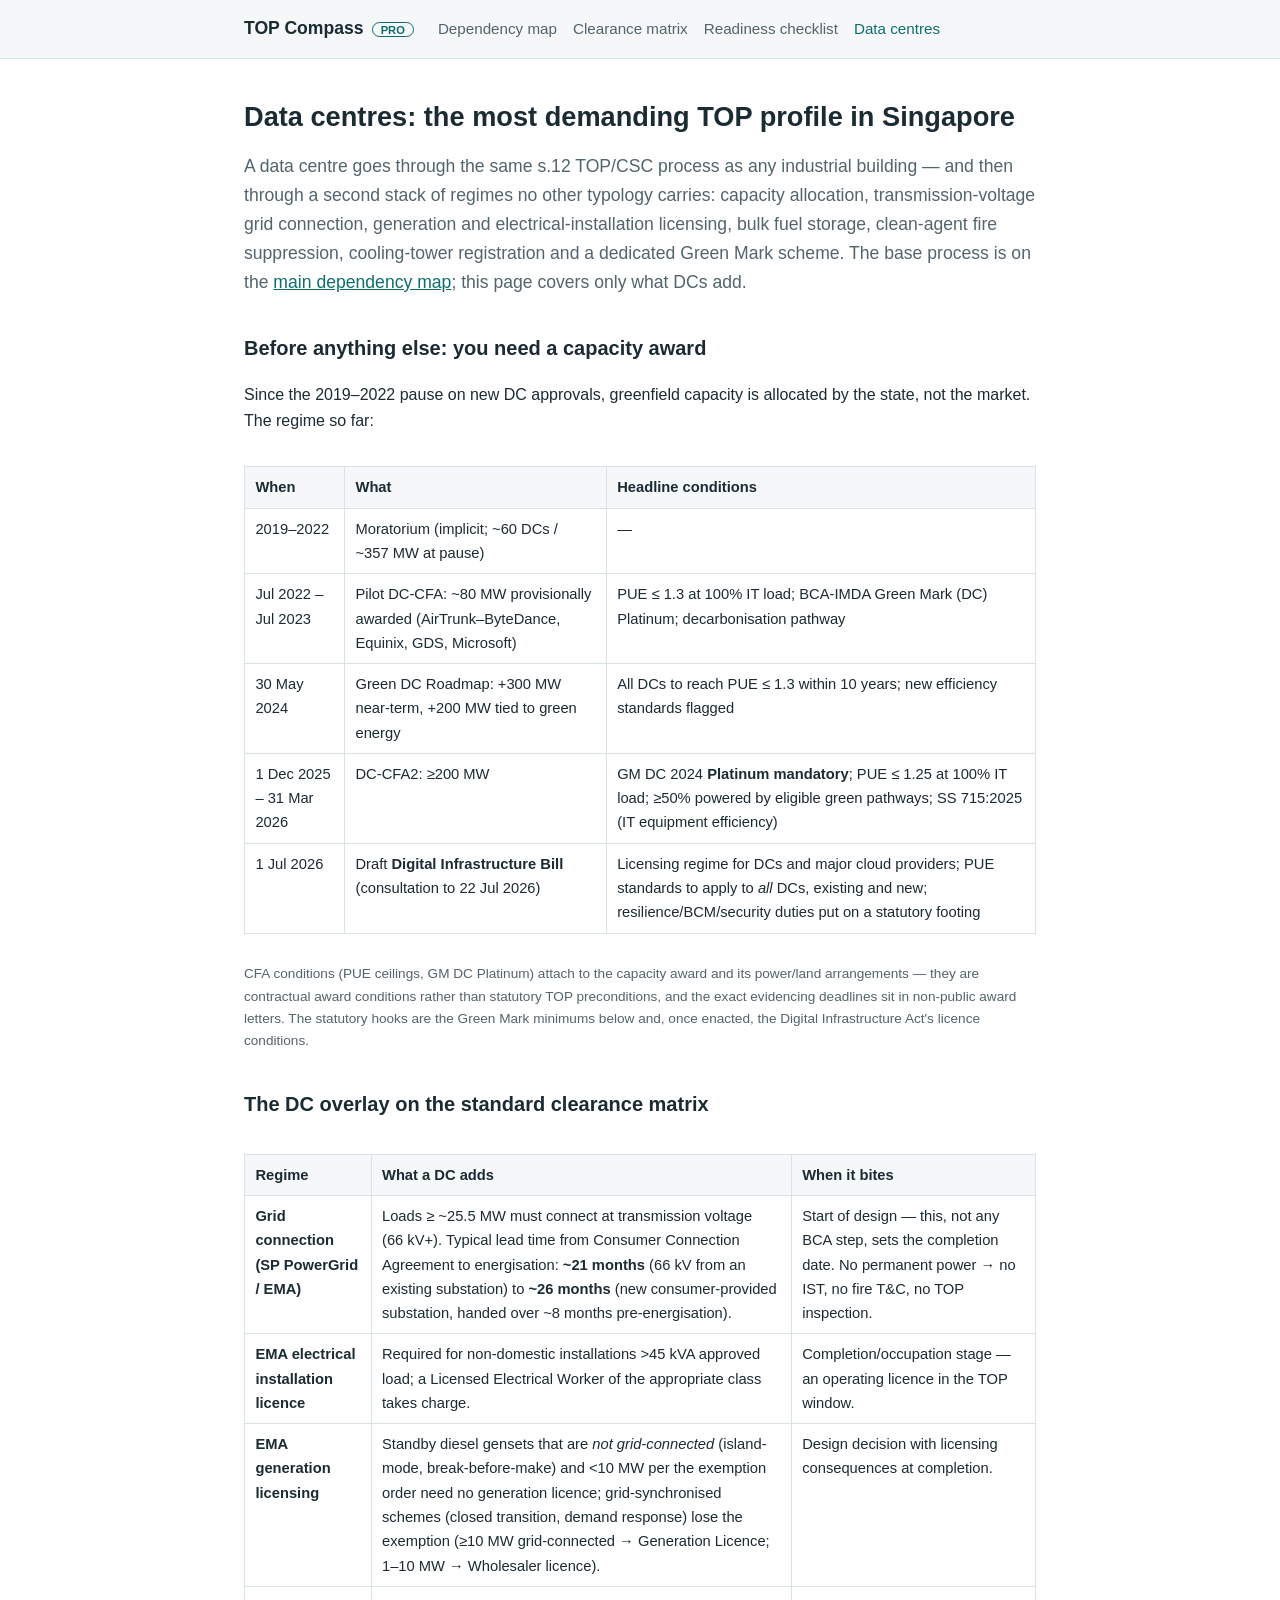
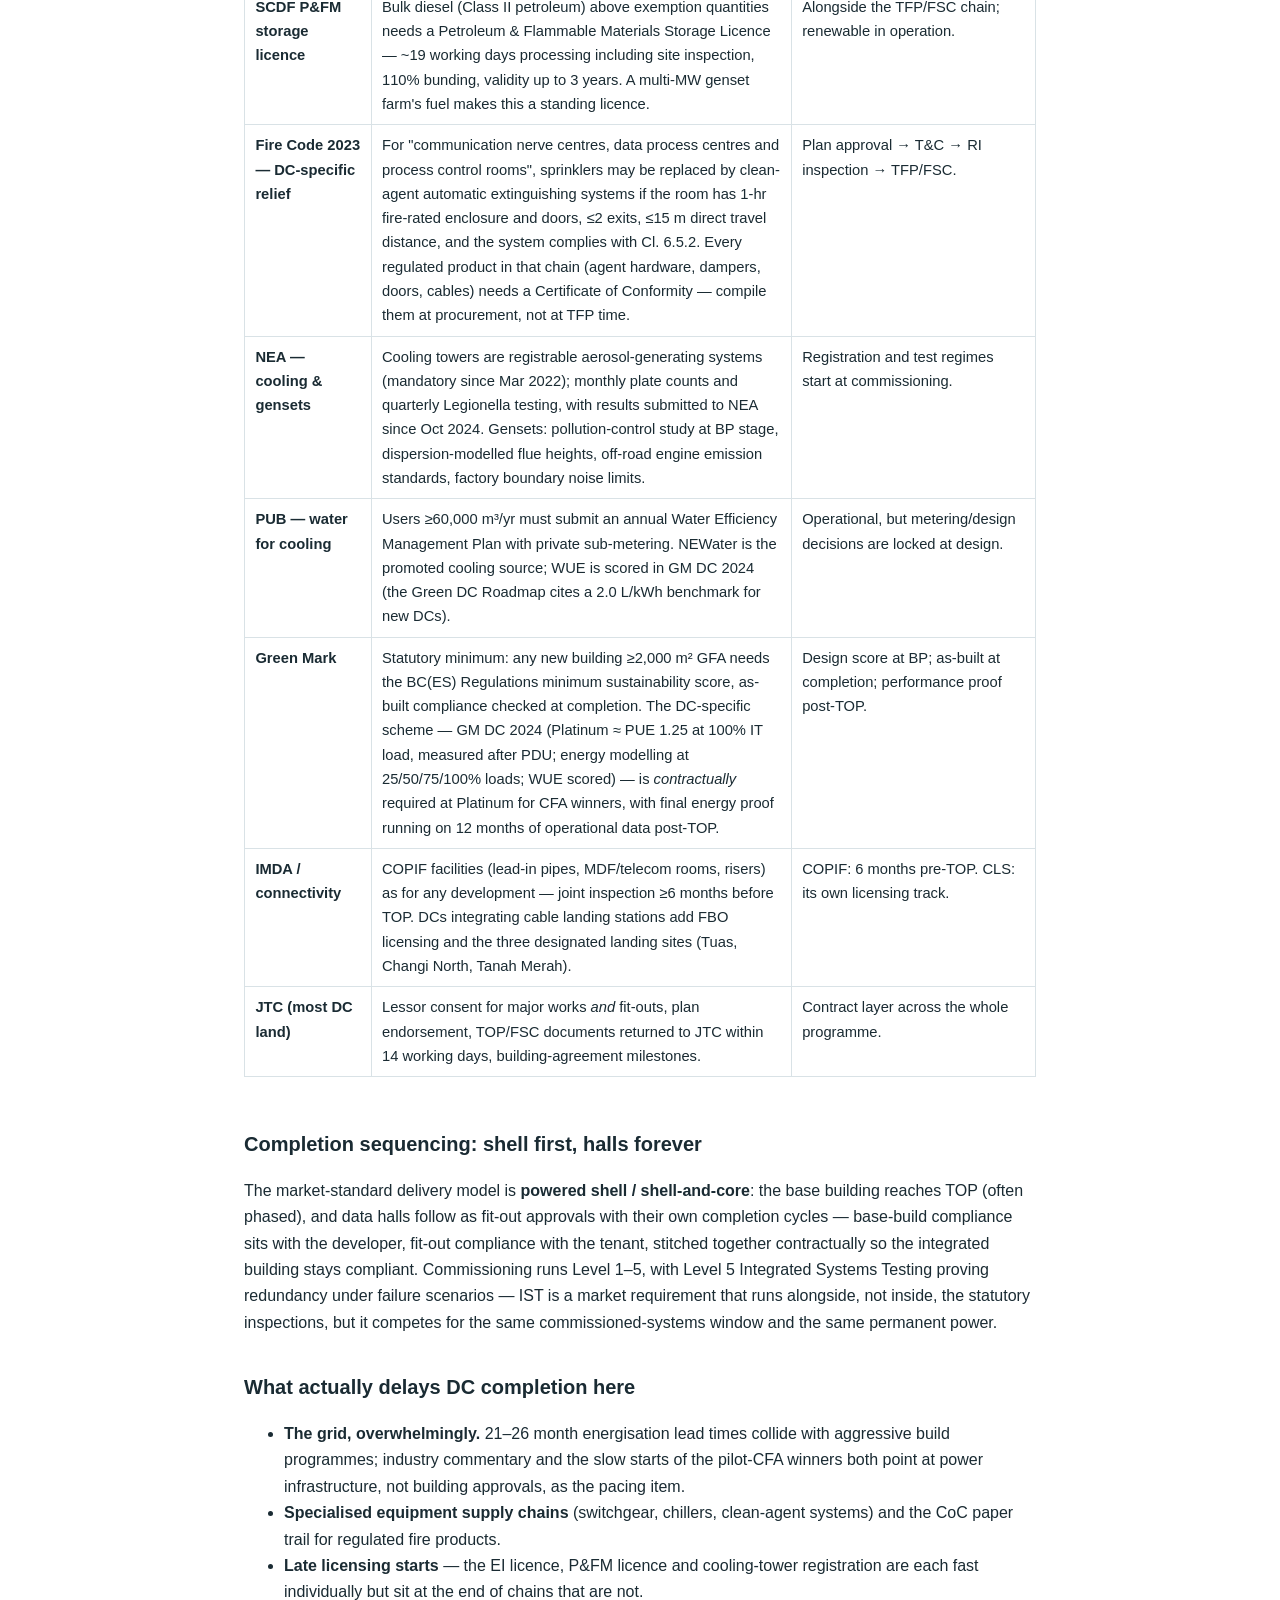
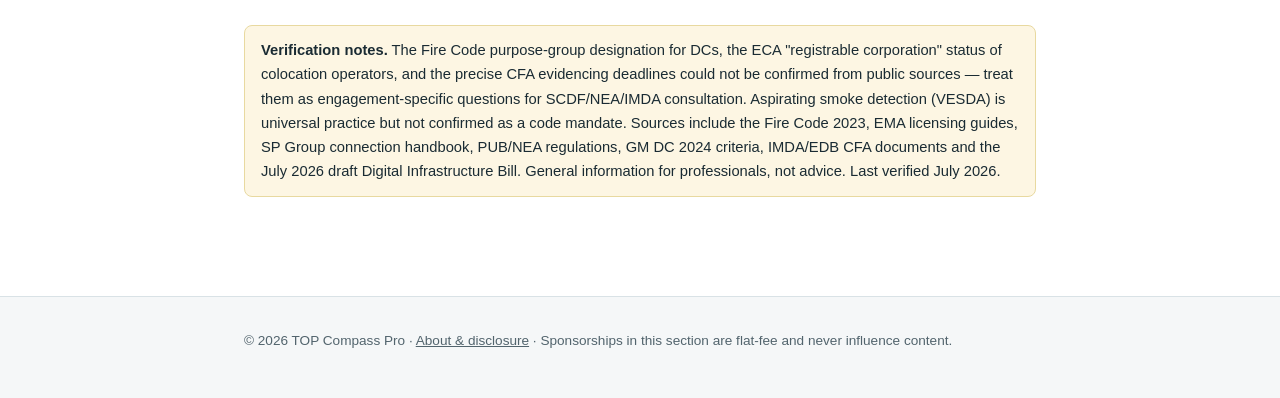
<file: site/pro/data-centres/index.html>
<!DOCTYPE html>
<html lang="en">
<head>
<meta charset="utf-8">
<meta name="viewport" content="width=device-width, initial-scale=1">
<title>Data centre TOP in Singapore — the sector-specific completion stack</title>
<meta name="description" content="What sits on top of the standard BCA TOP/CSC process for Singapore data centres: grid connection lead times, EMA licensing, SCDF P&FM diesel storage, clean-agent fire suppression, NEA cooling tower rules, Green Mark for Data Centres, DC-CFA conditions and the Digital Infrastructure Bill.">
<link rel="stylesheet" href="../../assets/style.css">
</head>
<body>
<header class="site">
  <div class="inner">
    <a class="brand" href="../">TOP Compass<span class="badge">PRO</span></a>
    <nav>
      <a href="../">Dependency map</a>
      <a href="../#matrix">Clearance matrix</a>
      <a href="../#checklist">Readiness checklist</a>
      <a href="./" aria-current="page">Data centres</a>
    </nav>
  </div>
</header>
<main>
  <h1>Data centres: the most demanding TOP profile in Singapore</h1>
  <p class="lead">A data centre goes through the same s.12 TOP/CSC process as any industrial
  building — and then through a second stack of regimes no other typology carries: capacity
  allocation, transmission-voltage grid connection, generation and electrical-installation
  licensing, bulk fuel storage, clean-agent fire suppression, cooling-tower registration and a
  dedicated Green Mark scheme. The base process is on the <a href="../">main dependency map</a>;
  this page covers only what DCs add.</p>

  <h2>Before anything else: you need a capacity award</h2>
  <p>Since the 2019–2022 pause on new DC approvals, greenfield capacity is allocated by the
  state, not the market. The regime so far:</p>
  <div class="table-scroll">
  <table>
    <tr><th>When</th><th>What</th><th>Headline conditions</th></tr>
    <tr><td>2019–2022</td><td>Moratorium (implicit; ~60 DCs / ~357&nbsp;MW at pause)</td><td>—</td></tr>
    <tr><td>Jul 2022 – Jul 2023</td><td>Pilot DC-CFA: ~80&nbsp;MW provisionally awarded (AirTrunk–ByteDance, Equinix, GDS, Microsoft)</td>
      <td>PUE ≤ 1.3 at 100% IT load; BCA-IMDA Green Mark (DC) Platinum; decarbonisation pathway</td></tr>
    <tr><td>30 May 2024</td><td>Green DC Roadmap: +300&nbsp;MW near-term, +200&nbsp;MW tied to green energy</td>
      <td>All DCs to reach PUE ≤ 1.3 within 10 years; new efficiency standards flagged</td></tr>
    <tr><td>1 Dec 2025 – 31 Mar 2026</td><td>DC-CFA2: ≥200&nbsp;MW</td>
      <td>GM DC 2024 <strong>Platinum mandatory</strong>; PUE ≤ 1.25 at 100% IT load; ≥50% powered by
      eligible green pathways; SS 715:2025 (IT equipment efficiency)</td></tr>
    <tr><td>1 Jul 2026</td><td>Draft <strong>Digital Infrastructure Bill</strong> (consultation to 22 Jul 2026)</td>
      <td>Licensing regime for DCs and major cloud providers; PUE standards to apply to
      <em>all</em> DCs, existing and new; resilience/BCM/security duties put on a statutory footing</td></tr>
  </table>
  </div>
  <p class="meta">CFA conditions (PUE ceilings, GM DC Platinum) attach to the capacity award and
  its power/land arrangements — they are contractual award conditions rather than statutory TOP
  preconditions, and the exact evidencing deadlines sit in non-public award letters. The
  statutory hooks are the Green Mark minimums below and, once enacted, the Digital
  Infrastructure Act's licence conditions.</p>

  <h2>The DC overlay on the standard clearance matrix</h2>
  <div class="table-scroll">
  <table>
    <tr><th>Regime</th><th>What a DC adds</th><th>When it bites</th></tr>
    <tr><td><strong>Grid connection (SP PowerGrid / EMA)</strong></td>
      <td>Loads ≥ ~25.5&nbsp;MW must connect at transmission voltage (66&nbsp;kV+). Typical lead time from
      Consumer Connection Agreement to energisation: <strong>~21 months</strong> (66&nbsp;kV from an existing
      substation) to <strong>~26 months</strong> (new consumer-provided substation, handed over ~8 months
      pre-energisation).</td>
      <td>Start of design — this, not any BCA step, sets the completion date. No permanent power
      → no IST, no fire T&amp;C, no TOP inspection.</td></tr>
    <tr><td><strong>EMA electrical installation licence</strong></td>
      <td>Required for non-domestic installations &gt;45&nbsp;kVA approved load; a Licensed Electrical
      Worker of the appropriate class takes charge.</td>
      <td>Completion/occupation stage — an operating licence in the TOP window.</td></tr>
    <tr><td><strong>EMA generation licensing</strong></td>
      <td>Standby diesel gensets that are <em>not grid-connected</em> (island-mode,
      break-before-make) and &lt;10&nbsp;MW per the exemption order need no generation licence;
      grid-synchronised schemes (closed transition, demand response) lose the exemption
      (≥10&nbsp;MW grid-connected → Generation Licence; 1–10&nbsp;MW → Wholesaler licence).</td>
      <td>Design decision with licensing consequences at completion.</td></tr>
    <tr><td><strong>SCDF P&amp;FM storage licence</strong></td>
      <td>Bulk diesel (Class II petroleum) above exemption quantities needs a Petroleum &amp;
      Flammable Materials Storage Licence — ~19 working days processing including site
      inspection, 110% bunding, validity up to 3 years. A multi-MW genset farm's fuel makes
      this a standing licence.</td>
      <td>Alongside the TFP/FSC chain; renewable in operation.</td></tr>
    <tr><td><strong>Fire Code 2023 — DC-specific relief</strong></td>
      <td>For "communication nerve centres, data process centres and process control rooms",
      sprinklers may be replaced by clean-agent automatic extinguishing systems if the room has
      1-hr fire-rated enclosure and doors, ≤2 exits, ≤15&nbsp;m direct travel distance, and the
      system complies with Cl. 6.5.2. Every regulated product in that chain (agent hardware,
      dampers, doors, cables) needs a Certificate of Conformity — compile them at procurement,
      not at TFP time.</td>
      <td>Plan approval → T&amp;C → RI inspection → TFP/FSC.</td></tr>
    <tr><td><strong>NEA — cooling &amp; gensets</strong></td>
      <td>Cooling towers are registrable aerosol-generating systems (mandatory since Mar 2022);
      monthly plate counts and quarterly Legionella testing, with results submitted to NEA since
      Oct 2024. Gensets: pollution-control study at BP stage, dispersion-modelled flue heights,
      off-road engine emission standards, factory boundary noise limits.</td>
      <td>Registration and test regimes start at commissioning.</td></tr>
    <tr><td><strong>PUB — water for cooling</strong></td>
      <td>Users ≥60,000&nbsp;m³/yr must submit an annual Water Efficiency Management Plan with
      private sub-metering. NEWater is the promoted cooling source; WUE is scored in GM DC 2024
      (the Green DC Roadmap cites a 2.0&nbsp;L/kWh benchmark for new DCs).</td>
      <td>Operational, but metering/design decisions are locked at design.</td></tr>
    <tr><td><strong>Green Mark</strong></td>
      <td>Statutory minimum: any new building ≥2,000&nbsp;m² GFA needs the BC(ES) Regulations
      minimum sustainability score, as-built compliance checked at completion. The DC-specific
      scheme — GM DC 2024 (Platinum ≈ PUE 1.25 at 100% IT load, measured after PDU; energy
      modelling at 25/50/75/100% loads; WUE scored) — is <em>contractually</em> required at
      Platinum for CFA winners, with final energy proof running on 12 months of operational
      data post-TOP.</td>
      <td>Design score at BP; as-built at completion; performance proof post-TOP.</td></tr>
    <tr><td><strong>IMDA / connectivity</strong></td>
      <td>COPIF facilities (lead-in pipes, MDF/telecom rooms, risers) as for any development —
      joint inspection ≥6 months before TOP. DCs integrating cable landing stations add FBO
      licensing and the three designated landing sites (Tuas, Changi North, Tanah Merah).</td>
      <td>COPIF: 6 months pre-TOP. CLS: its own licensing track.</td></tr>
    <tr><td><strong>JTC (most DC land)</strong></td>
      <td>Lessor consent for major works <em>and</em> fit-outs, plan endorsement, TOP/FSC
      documents returned to JTC within 14 working days, building-agreement milestones.</td>
      <td>Contract layer across the whole programme.</td></tr>
  </table>
  </div>

  <h2>Completion sequencing: shell first, halls forever</h2>
  <p>The market-standard delivery model is <strong>powered shell / shell-and-core</strong>: the
  base building reaches TOP (often phased), and data halls follow as fit-out approvals with
  their own completion cycles — base-build compliance sits with the developer, fit-out
  compliance with the tenant, stitched together contractually so the integrated building stays
  compliant. Commissioning runs Level 1–5, with Level 5 Integrated Systems Testing proving
  redundancy under failure scenarios — IST is a market requirement that runs alongside, not
  inside, the statutory inspections, but it competes for the same commissioned-systems window
  and the same permanent power.</p>

  <h2>What actually delays DC completion here</h2>
  <ul>
    <li><strong>The grid, overwhelmingly.</strong> 21–26 month energisation lead times collide
    with aggressive build programmes; industry commentary and the slow starts of the pilot-CFA
    winners both point at power infrastructure, not building approvals, as the pacing item.</li>
    <li><strong>Specialised equipment supply chains</strong> (switchgear, chillers, clean-agent
    systems) and the CoC paper trail for regulated fire products.</li>
    <li><strong>Late licensing starts</strong> — the EI licence, P&amp;FM licence and cooling-tower
    registration are each fast individually but sit at the end of chains that are not.</li>
  </ul>

  <div class="notice"><strong>Verification notes.</strong> The Fire Code purpose-group
  designation for DCs, the ECA "registrable corporation" status of colocation operators, and
  the precise CFA evidencing deadlines could not be confirmed from public sources — treat them
  as engagement-specific questions for SCDF/NEA/IMDA consultation. Aspirating smoke detection
  (VESDA) is universal practice but not confirmed as a code mandate. Sources include the Fire
  Code 2023, EMA licensing guides, SP Group connection handbook, PUB/NEA regulations, GM DC
  2024 criteria, IMDA/EDB CFA documents and the July 2026 draft Digital Infrastructure Bill.
  General information for professionals, not advice. Last verified July 2026.</div>
</main>
<footer class="site">
  <div class="inner">
    <p>© 2026 TOP Compass Pro · <a href="../../about.html">About &amp; disclosure</a> ·
    Sponsorships in this section are flat-fee and never influence content.</p>
  </div>
</footer>
</body>
</html>
</file>
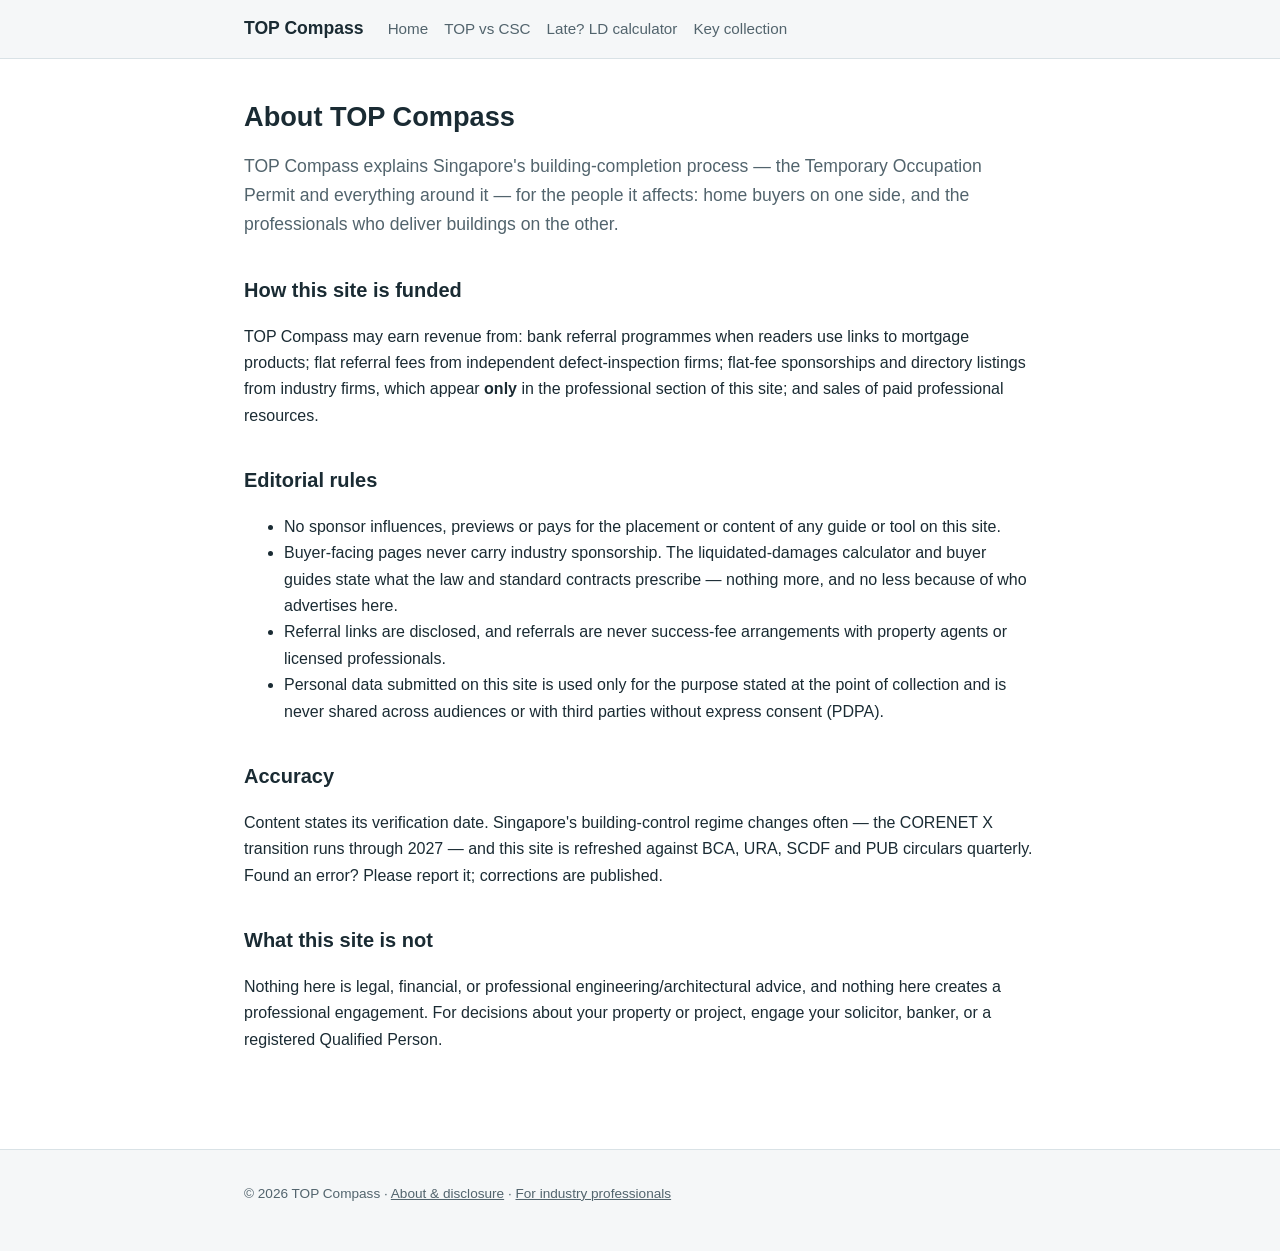
<file: site/about.html>
<!DOCTYPE html>
<html lang="en">
<head>
<meta charset="utf-8">
<meta name="viewport" content="width=device-width, initial-scale=1">
<title>About TOP Compass — editorial independence & disclosure</title>
<meta name="description" content="What TOP Compass is, how it is funded, and the editorial rules that keep buyer-facing content independent.">
<link rel="stylesheet" href="assets/style.css">
</head>
<body>
<header class="site">
  <div class="inner">
    <a class="brand" href="./">TOP Compass</a>
    <nav>
      <a href="./">Home</a>
      <a href="top-vs-csc.html">TOP vs CSC</a>
      <a href="ld-calculator.html">Late? LD calculator</a>
      <a href="key-collection.html">Key collection</a>
    </nav>
  </div>
</header>
<main>
  <h1>About TOP Compass</h1>
  <p class="lead">TOP Compass explains Singapore's building-completion process — the Temporary
  Occupation Permit and everything around it — for the people it affects: home buyers on one
  side, and the professionals who deliver buildings on the other.</p>

  <h2>How this site is funded</h2>
  <p>TOP Compass may earn revenue from: bank referral programmes when readers use links to
  mortgage products; flat referral fees from independent defect-inspection firms; flat-fee
  sponsorships and directory listings from industry firms, which appear <strong>only</strong>
  in the professional section of this site; and sales of paid professional resources.</p>

  <h2>Editorial rules</h2>
  <ul>
    <li>No sponsor influences, previews or pays for the placement or content of any guide or
    tool on this site.</li>
    <li>Buyer-facing pages never carry industry sponsorship. The liquidated-damages calculator
    and buyer guides state what the law and standard contracts prescribe — nothing more, and
    no less because of who advertises here.</li>
    <li>Referral links are disclosed, and referrals are never success-fee arrangements with
    property agents or licensed professionals.</li>
    <li>Personal data submitted on this site is used only for the purpose stated at the point
    of collection and is never shared across audiences or with third parties without express
    consent (PDPA).</li>
  </ul>

  <h2>Accuracy</h2>
  <p>Content states its verification date. Singapore's building-control regime changes often —
  the CORENET X transition runs through 2027 — and this site is refreshed against BCA, URA,
  SCDF and PUB circulars quarterly. Found an error? Please report it; corrections are
  published.</p>

  <h2>What this site is not</h2>
  <p>Nothing here is legal, financial, or professional engineering/architectural advice, and
  nothing here creates a professional engagement. For decisions about your property or project,
  engage your solicitor, banker, or a registered Qualified Person.</p>
</main>
<footer class="site">
  <div class="inner">
    <p>© 2026 TOP Compass · <a href="about.html">About &amp; disclosure</a> ·
    <a href="pro/">For industry professionals</a></p>
  </div>
</footer>
</body>
</html>
</file>
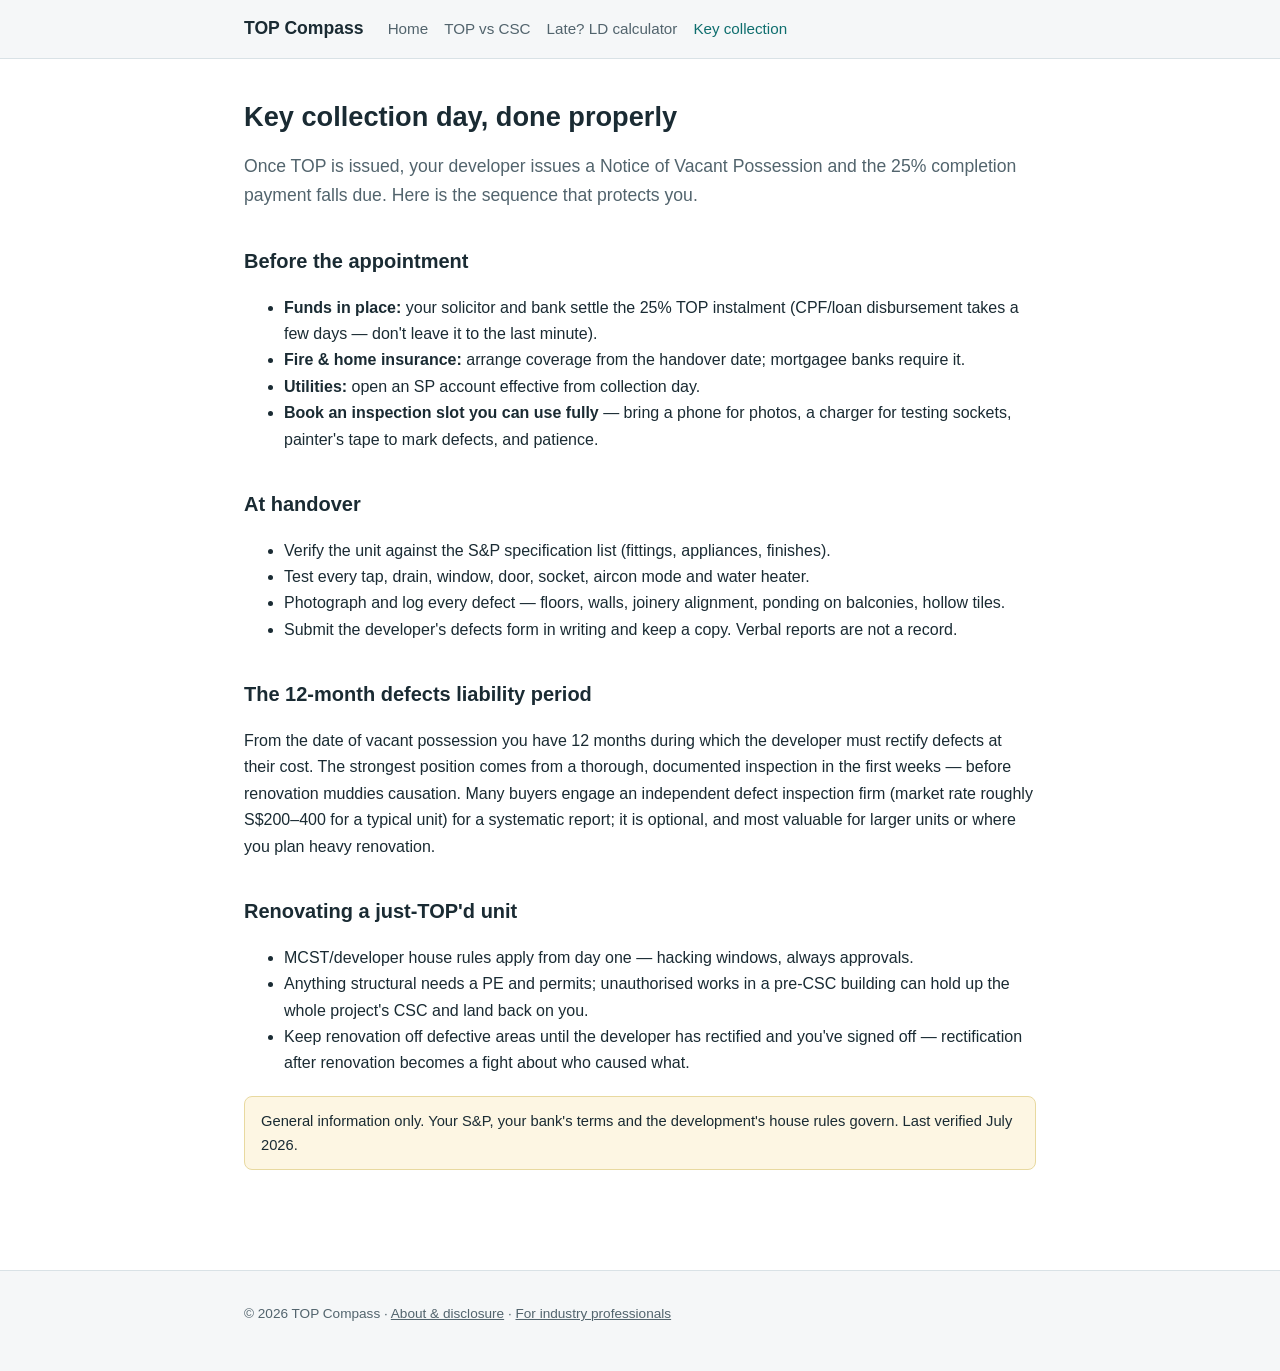
<file: site/key-collection.html>
<!DOCTYPE html>
<html lang="en">
<head>
<meta charset="utf-8">
<meta name="viewport" content="width=device-width, initial-scale=1">
<title>Key collection at TOP — a Singapore buyer's checklist</title>
<meta name="description" content="What to bring, what falls due, and what to inspect when collecting keys to your new Singapore condo at TOP — including the 12-month defects liability period.">
<link rel="stylesheet" href="assets/style.css">
</head>
<body>
<header class="site">
  <div class="inner">
    <a class="brand" href="./">TOP Compass</a>
    <nav>
      <a href="./">Home</a>
      <a href="top-vs-csc.html">TOP vs CSC</a>
      <a href="ld-calculator.html">Late? LD calculator</a>
      <a href="key-collection.html" aria-current="page">Key collection</a>
    </nav>
  </div>
</header>
<main>
  <h1>Key collection day, done properly</h1>
  <p class="lead">Once TOP is issued, your developer issues a Notice of Vacant Possession and
  the 25% completion payment falls due. Here is the sequence that protects you.</p>

  <h2>Before the appointment</h2>
  <ul>
    <li><strong>Funds in place:</strong> your solicitor and bank settle the 25% TOP instalment
    (CPF/loan disbursement takes a few days — don't leave it to the last minute).</li>
    <li><strong>Fire &amp; home insurance:</strong> arrange coverage from the handover date;
    mortgagee banks require it.</li>
    <li><strong>Utilities:</strong> open an SP account effective from collection day.</li>
    <li><strong>Book an inspection slot you can use fully</strong> — bring a phone for photos,
    a charger for testing sockets, painter's tape to mark defects, and patience.</li>
  </ul>

  <h2>At handover</h2>
  <ul>
    <li>Verify the unit against the S&amp;P specification list (fittings, appliances, finishes).</li>
    <li>Test every tap, drain, window, door, socket, aircon mode and water heater.</li>
    <li>Photograph and log every defect — floors, walls, joinery alignment, ponding on
    balconies, hollow tiles.</li>
    <li>Submit the developer's defects form in writing and keep a copy. Verbal reports are
    not a record.</li>
  </ul>

  <h2>The 12-month defects liability period</h2>
  <p>From the date of vacant possession you have 12 months during which the developer must
  rectify defects at their cost. The strongest position comes from a thorough, documented
  inspection in the first weeks — before renovation muddies causation. Many buyers engage an
  independent defect inspection firm (market rate roughly S$200–400 for a typical unit) for a
  systematic report; it is optional, and most valuable for larger units or where you plan
  heavy renovation.</p>

  <h2>Renovating a just-TOP'd unit</h2>
  <ul>
    <li>MCST/developer house rules apply from day one — hacking windows, always approvals.</li>
    <li>Anything structural needs a PE and permits; unauthorised works in a pre-CSC building
    can hold up the whole project's CSC and land back on you.</li>
    <li>Keep renovation off defective areas until the developer has rectified and you've
    signed off — rectification after renovation becomes a fight about who caused what.</li>
  </ul>

  <div class="notice">General information only. Your S&amp;P, your bank's terms and the
  development's house rules govern. Last verified July 2026.</div>
</main>
<footer class="site">
  <div class="inner">
    <p>© 2026 TOP Compass · <a href="about.html">About &amp; disclosure</a> ·
    <a href="pro/">For industry professionals</a></p>
  </div>
</footer>
</body>
</html>
</file>
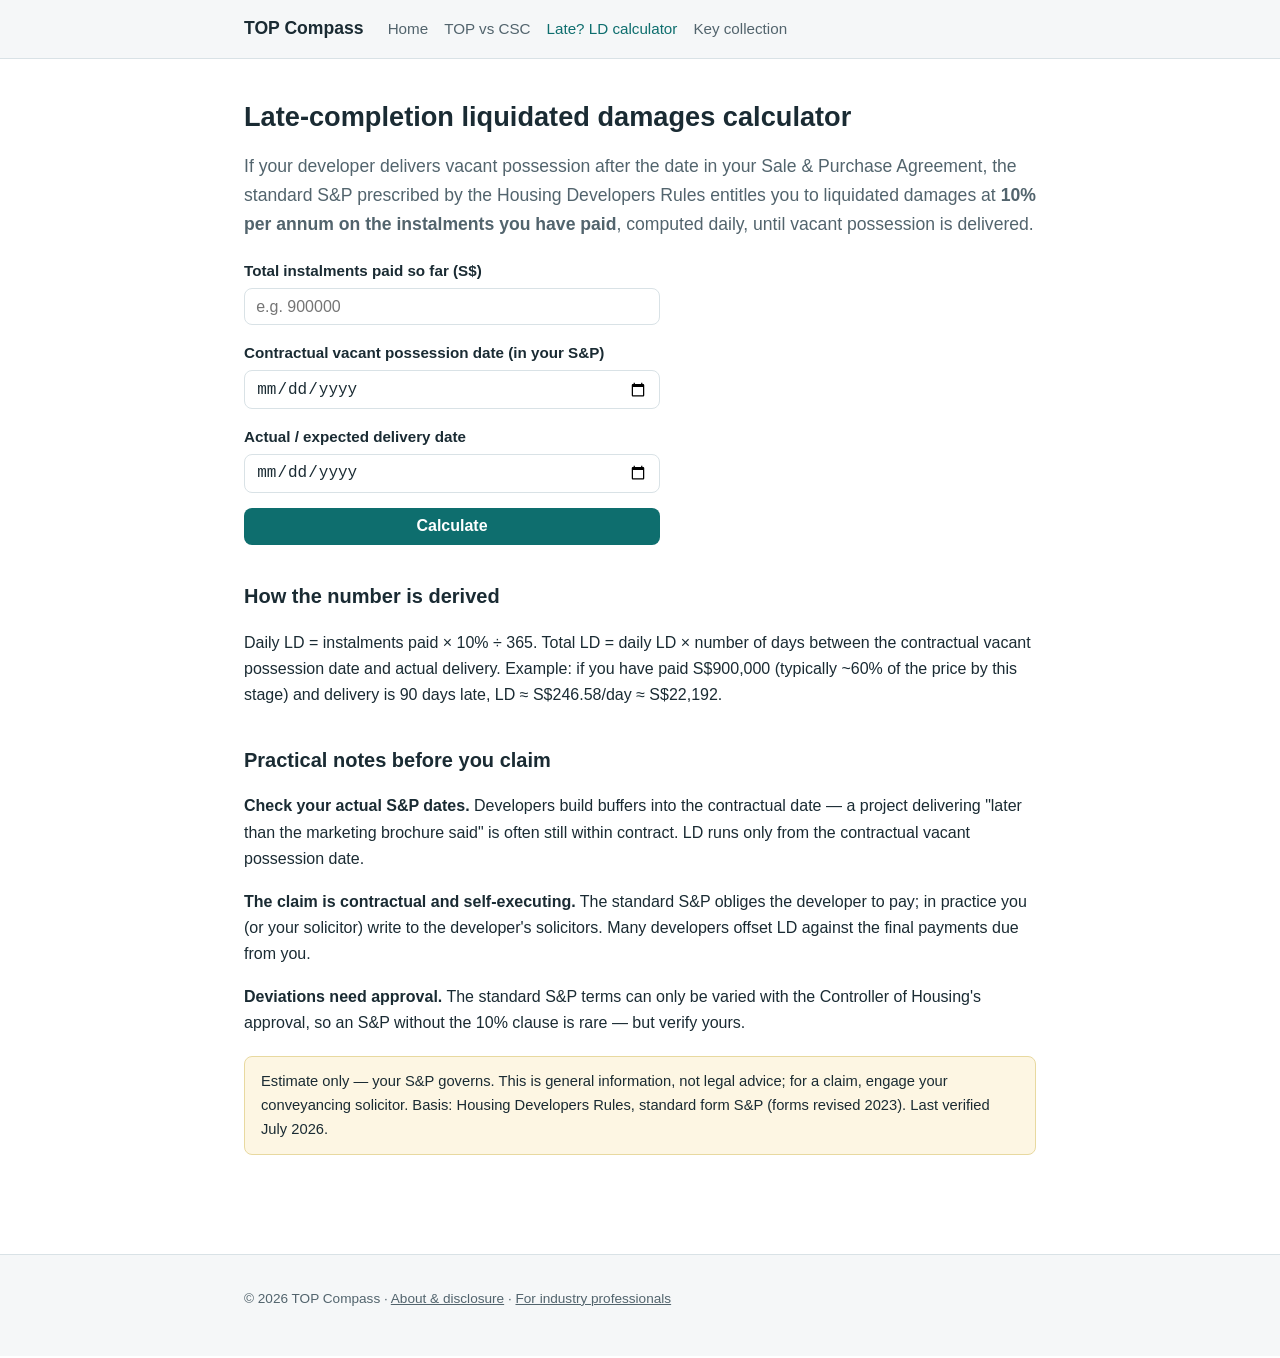
<file: site/ld-calculator.html>
<!DOCTYPE html>
<html lang="en">
<head>
<meta charset="utf-8">
<meta name="viewport" content="width=device-width, initial-scale=1">
<title>Late TOP? Liquidated damages calculator — Singapore new launch</title>
<meta name="description" content="Estimate the liquidated damages a Singapore developer owes you for late delivery of vacant possession: 10% per annum on instalments paid, computed daily under the standard S&P.">
<link rel="stylesheet" href="assets/style.css">
</head>
<body>
<header class="site">
  <div class="inner">
    <a class="brand" href="./">TOP Compass</a>
    <nav>
      <a href="./">Home</a>
      <a href="top-vs-csc.html">TOP vs CSC</a>
      <a href="ld-calculator.html" aria-current="page">Late? LD calculator</a>
      <a href="key-collection.html">Key collection</a>
    </nav>
  </div>
</header>
<main>
  <h1>Late-completion liquidated damages calculator</h1>
  <p class="lead">If your developer delivers vacant possession after the date in your Sale &amp;
  Purchase Agreement, the standard S&amp;P prescribed by the Housing Developers Rules entitles
  you to liquidated damages at <strong>10% per annum on the instalments you have paid</strong>,
  computed daily, until vacant possession is delivered.</p>

  <form class="calc" onsubmit="calc(); return false;">
    <label>Total instalments paid so far (S$)
      <input type="number" id="paid" min="0" step="1000" placeholder="e.g. 900000" required>
    </label>
    <label>Contractual vacant possession date (in your S&amp;P)
      <input type="date" id="due" required>
    </label>
    <label>Actual / expected delivery date
      <input type="date" id="actual" required>
    </label>
    <button type="submit">Calculate</button>
  </form>

  <div id="result" hidden>
    <div>Days late: <strong id="days"></strong></div>
    <div>Daily liquidated damages: <strong id="daily"></strong></div>
    <div class="big" id="total"></div>
  </div>

  <h2>How the number is derived</h2>
  <p>Daily LD = instalments paid × 10% ÷ 365. Total LD = daily LD × number of days between the
  contractual vacant possession date and actual delivery. Example: if you have paid S$900,000
  (typically ~60% of the price by this stage) and delivery is 90 days late, LD ≈ S$246.58/day
  ≈ S$22,192.</p>

  <h2>Practical notes before you claim</h2>
  <p><strong>Check your actual S&amp;P dates.</strong> Developers build buffers into the
  contractual date — a project delivering "later than the marketing brochure said" is often
  still within contract. LD runs only from the contractual vacant possession date.</p>
  <p><strong>The claim is contractual and self-executing.</strong> The standard S&amp;P obliges
  the developer to pay; in practice you (or your solicitor) write to the developer's solicitors.
  Many developers offset LD against the final payments due from you.</p>
  <p><strong>Deviations need approval.</strong> The standard S&amp;P terms can only be varied
  with the Controller of Housing's approval, so an S&amp;P without the 10% clause is rare —
  but verify yours.</p>

  <div class="notice">Estimate only — your S&amp;P governs. This is general information, not
  legal advice; for a claim, engage your conveyancing solicitor. Basis: Housing Developers
  Rules, standard form S&amp;P (forms revised 2023). Last verified July 2026.</div>

<script>
function calc() {
  var paid = parseFloat(document.getElementById('paid').value);
  var due = new Date(document.getElementById('due').value);
  var actual = new Date(document.getElementById('actual').value);
  var days = Math.round((actual - due) / 86400000);
  var out = document.getElementById('result');
  out.hidden = false;
  if (isNaN(paid) || isNaN(days)) { return; }
  if (days <= 0) {
    document.getElementById('days').textContent = '0 — delivery is on or before the contractual date';
    document.getElementById('daily').textContent = '—';
    document.getElementById('total').textContent = 'No liquidated damages are due.';
    return;
  }
  var daily = paid * 0.10 / 365;
  var fmt = function (n) {
    return 'S$' + n.toLocaleString('en-SG', { minimumFractionDigits: 2, maximumFractionDigits: 2 });
  };
  document.getElementById('days').textContent = days.toLocaleString('en-SG');
  document.getElementById('daily').textContent = fmt(daily);
  document.getElementById('total').textContent = 'Estimated total: ' + fmt(daily * days);
}
</script>
</main>
<footer class="site">
  <div class="inner">
    <p>© 2026 TOP Compass · <a href="about.html">About &amp; disclosure</a> ·
    <a href="pro/">For industry professionals</a></p>
  </div>
</footer>
</body>
</html>
</file>
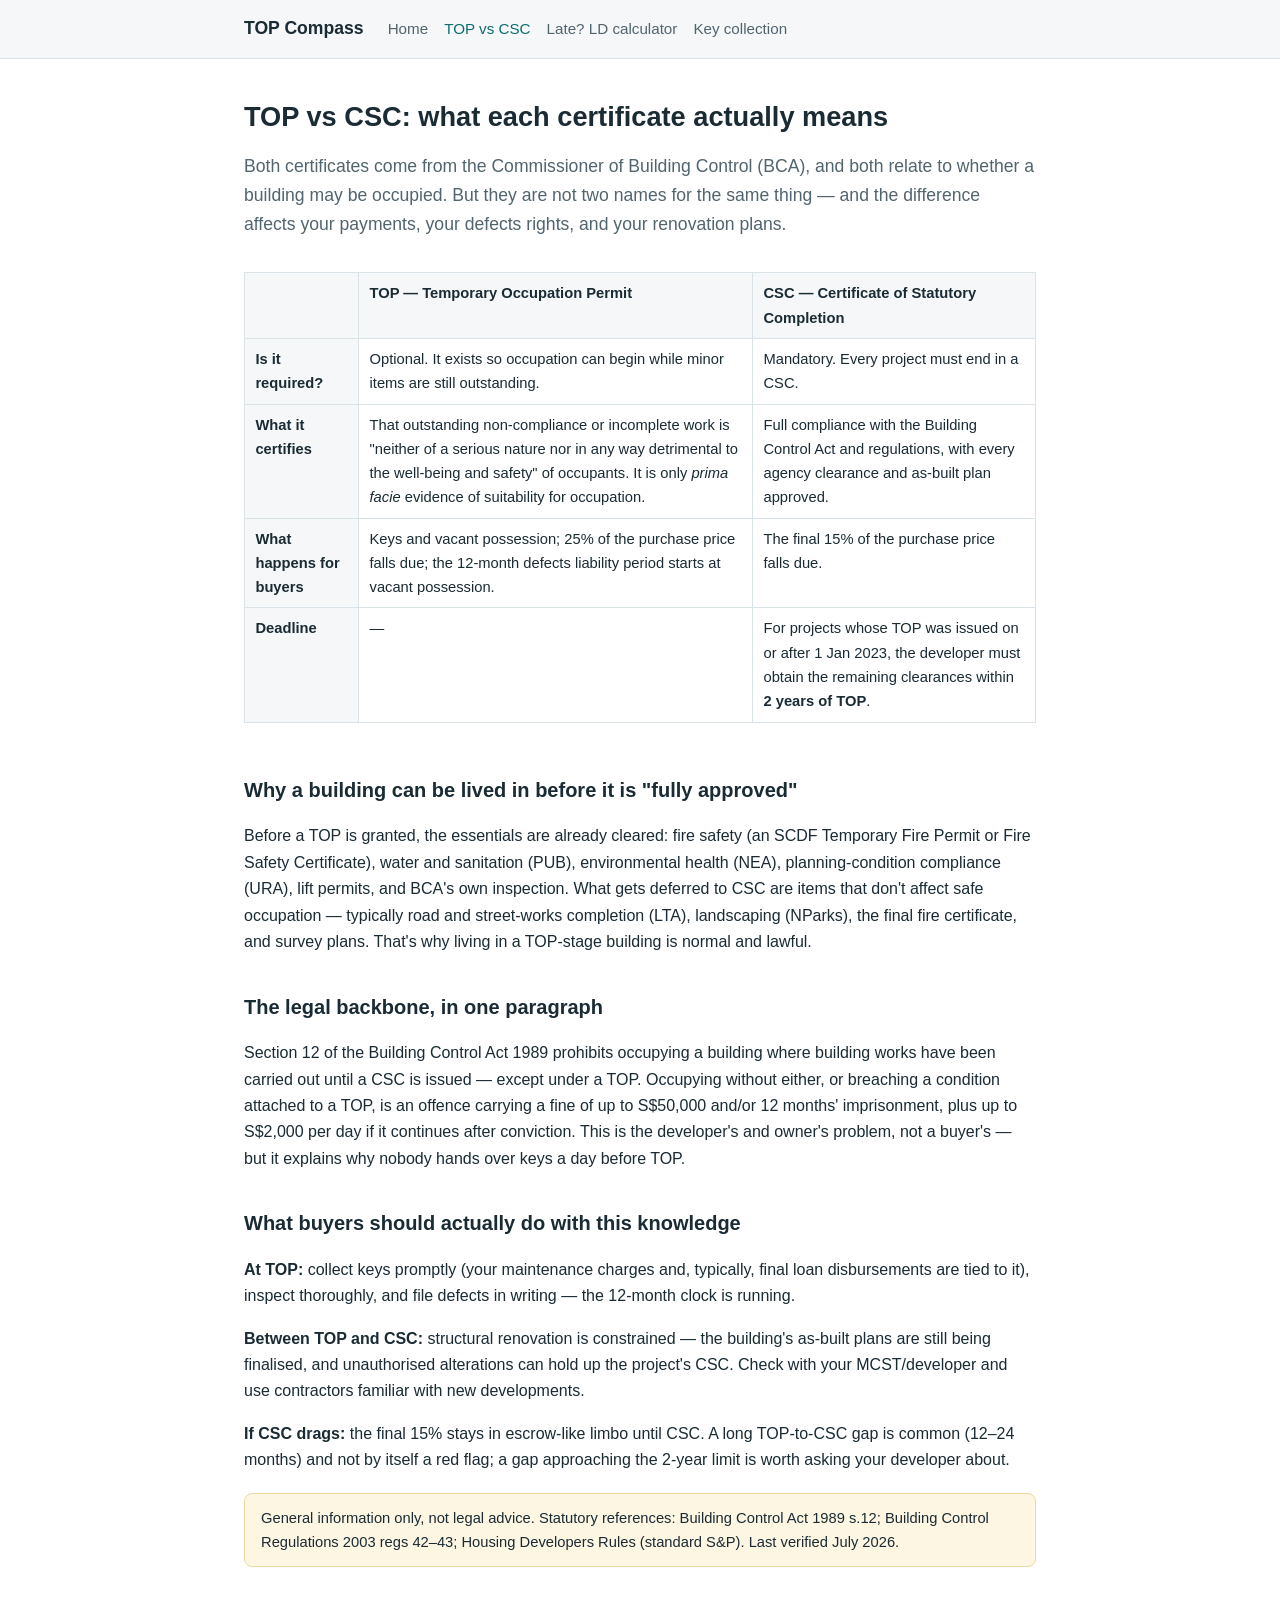
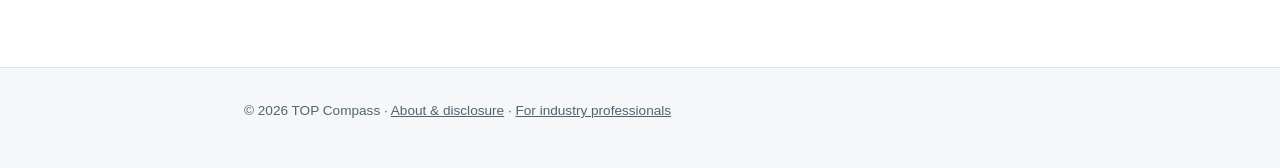
<file: site/top-vs-csc.html>
<!DOCTYPE html>
<html lang="en">
<head>
<meta charset="utf-8">
<meta name="viewport" content="width=device-width, initial-scale=1">
<title>TOP vs CSC in Singapore — what each certificate actually means</title>
<meta name="description" content="The difference between a Temporary Occupation Permit (TOP) and Certificate of Statutory Completion (CSC) in Singapore: legal basis, payments, deadlines and penalties.">
<link rel="stylesheet" href="assets/style.css">
</head>
<body>
<header class="site">
  <div class="inner">
    <a class="brand" href="./">TOP Compass</a>
    <nav>
      <a href="./">Home</a>
      <a href="top-vs-csc.html" aria-current="page">TOP vs CSC</a>
      <a href="ld-calculator.html">Late? LD calculator</a>
      <a href="key-collection.html">Key collection</a>
    </nav>
  </div>
</header>
<main>
  <h1>TOP vs CSC: what each certificate actually means</h1>
  <p class="lead">Both certificates come from the Commissioner of Building Control (BCA), and
  both relate to whether a building may be occupied. But they are not two names for the same
  thing — and the difference affects your payments, your defects rights, and your renovation
  plans.</p>

  <div class="table-scroll">
  <table>
    <tr><th></th><th>TOP — Temporary Occupation Permit</th><th>CSC — Certificate of Statutory Completion</th></tr>
    <tr><th>Is it required?</th>
      <td>Optional. It exists so occupation can begin while minor items are still outstanding.</td>
      <td>Mandatory. Every project must end in a CSC.</td></tr>
    <tr><th>What it certifies</th>
      <td>That outstanding non-compliance or incomplete work is "neither of a serious nature nor
      in any way detrimental to the well-being and safety" of occupants. It is only
      <em>prima facie</em> evidence of suitability for occupation.</td>
      <td>Full compliance with the Building Control Act and regulations, with every agency
      clearance and as-built plan approved.</td></tr>
    <tr><th>What happens for buyers</th>
      <td>Keys and vacant possession; 25% of the purchase price falls due; the 12-month defects
      liability period starts at vacant possession.</td>
      <td>The final 15% of the purchase price falls due.</td></tr>
    <tr><th>Deadline</th>
      <td>—</td>
      <td>For projects whose TOP was issued on or after 1 Jan 2023, the developer must obtain
      the remaining clearances within <strong>2 years of TOP</strong>.</td></tr>
  </table>
  </div>

  <h2>Why a building can be lived in before it is "fully approved"</h2>
  <p>Before a TOP is granted, the essentials are already cleared: fire safety (an SCDF
  Temporary Fire Permit or Fire Safety Certificate), water and sanitation (PUB), environmental
  health (NEA), planning-condition compliance (URA), lift permits, and BCA's own inspection.
  What gets deferred to CSC are items that don't affect safe occupation — typically road and
  street-works completion (LTA), landscaping (NParks), the final fire certificate, and survey
  plans. That's why living in a TOP-stage building is normal and lawful.</p>

  <h2>The legal backbone, in one paragraph</h2>
  <p>Section 12 of the Building Control Act 1989 prohibits occupying a building where building
  works have been carried out until a CSC is issued — except under a TOP. Occupying without
  either, or breaching a condition attached to a TOP, is an offence carrying a fine of up to
  S$50,000 and/or 12 months' imprisonment, plus up to S$2,000 per day if it continues after
  conviction. This is the developer's and owner's problem, not a buyer's — but it explains why
  nobody hands over keys a day before TOP.</p>

  <h2>What buyers should actually do with this knowledge</h2>
  <p><strong>At TOP:</strong> collect keys promptly (your maintenance charges and, typically,
  final loan disbursements are tied to it), inspect thoroughly, and file defects in writing —
  the 12-month clock is running.</p>
  <p><strong>Between TOP and CSC:</strong> structural renovation is constrained — the building's
  as-built plans are still being finalised, and unauthorised alterations can hold up the
  project's CSC. Check with your MCST/developer and use contractors familiar with new
  developments.</p>
  <p><strong>If CSC drags:</strong> the final 15% stays in escrow-like limbo until CSC. A long
  TOP-to-CSC gap is common (12–24 months) and not by itself a red flag; a gap approaching the
  2-year limit is worth asking your developer about.</p>

  <div class="notice">General information only, not legal advice. Statutory references:
  Building Control Act 1989 s.12; Building Control Regulations 2003 regs 42–43; Housing
  Developers Rules (standard S&amp;P). Last verified July 2026.</div>
</main>
<footer class="site">
  <div class="inner">
    <p>© 2026 TOP Compass · <a href="about.html">About &amp; disclosure</a> ·
    <a href="pro/">For industry professionals</a></p>
  </div>
</footer>
</body>
</html>
</file>
<file: site/assets/style.css>
:root {
  --bg: #ffffff;
  --bg-soft: #f5f7f8;
  --text: #1a2b33;
  --text-soft: #52646d;
  --accent: #0e6e6e;
  --accent-soft: #e3f0f0;
  --border: #d9e2e6;
  --warn-bg: #fdf6e3;
  --warn-border: #e8d9a0;
  --ok: #2e7d32;
  --max-width: 52rem;
}
@media (prefers-color-scheme: dark) {
  :root {
    --bg: #101a1f;
    --bg-soft: #16232a;
    --text: #e4ecef;
    --text-soft: #9fb1ba;
    --accent: #4dbdbd;
    --accent-soft: #123033;
    --border: #2a3b44;
    --warn-bg: #2b2716;
    --warn-border: #5a4f28;
    --ok: #7bc47f;
  }
}
* { box-sizing: border-box; }
body {
  margin: 0;
  font-family: -apple-system, BlinkMacSystemFont, "Segoe UI", Roboto, Helvetica, Arial, sans-serif;
  background: var(--bg);
  color: var(--text);
  line-height: 1.65;
  font-size: 1.0rem;
}
header.site {
  border-bottom: 1px solid var(--border);
  background: var(--bg-soft);
}
header.site .inner {
  max-width: var(--max-width);
  margin: 0 auto;
  padding: 0.9rem 1.25rem;
  display: flex;
  flex-wrap: wrap;
  align-items: baseline;
  gap: 0.75rem 1.5rem;
}
header.site .brand {
  font-weight: 700;
  font-size: 1.1rem;
  color: var(--text);
  text-decoration: none;
}
header.site .brand .badge {
  font-size: 0.7rem;
  font-weight: 600;
  color: var(--accent);
  border: 1px solid var(--accent);
  border-radius: 999px;
  padding: 0.05rem 0.5rem;
  margin-left: 0.5rem;
  vertical-align: middle;
  white-space: nowrap;
}
header.site nav { display: flex; flex-wrap: wrap; gap: 1rem; }
header.site nav a { color: var(--text-soft); text-decoration: none; font-size: 0.95rem; }
header.site nav a:hover, header.site nav a[aria-current="page"] { color: var(--accent); }
main {
  max-width: var(--max-width);
  margin: 0 auto;
  padding: 1.5rem 1.25rem 3rem;
}
h1 { font-size: 1.7rem; line-height: 1.3; margin: 1rem 0 0.5rem; }
h2 { font-size: 1.25rem; margin-top: 2.2rem; }
h3 { font-size: 1.05rem; margin-top: 1.6rem; }
a { color: var(--accent); }
p.lead { font-size: 1.1rem; color: var(--text-soft); }
.meta { font-size: 0.85rem; color: var(--text-soft); }
.cards { display: grid; grid-template-columns: repeat(auto-fit, minmax(14rem, 1fr)); gap: 1rem; margin: 1.5rem 0; }
.card {
  border: 1px solid var(--border);
  border-radius: 10px;
  padding: 1rem 1.1rem;
  background: var(--bg-soft);
}
.card h3 { margin: 0 0 0.4rem; }
.card p { margin: 0; font-size: 0.95rem; color: var(--text-soft); }
.card a.cta { display: inline-block; margin-top: 0.7rem; font-weight: 600; text-decoration: none; }
table { border-collapse: collapse; width: 100%; margin: 1rem 0; font-size: 0.92rem; }
th, td { border: 1px solid var(--border); padding: 0.5rem 0.65rem; text-align: left; vertical-align: top; }
th { background: var(--bg-soft); }
.table-scroll { overflow-x: auto; }
.notice {
  background: var(--warn-bg);
  border: 1px solid var(--warn-border);
  border-radius: 8px;
  padding: 0.75rem 1rem;
  font-size: 0.92rem;
  margin: 1.2rem 0;
}
.flow { list-style: none; padding: 0; margin: 1.2rem 0; counter-reset: step; }
.flow > li {
  border: 1px solid var(--border);
  border-left: 4px solid var(--accent);
  border-radius: 8px;
  background: var(--bg-soft);
  padding: 0.7rem 1rem 0.7rem 3rem;
  margin: 0 0 0.9rem;
  position: relative;
  counter-increment: step;
}
.flow > li::before {
  content: counter(step);
  position: absolute;
  left: 0.9rem;
  top: 0.75rem;
  font-weight: 700;
  color: var(--accent);
}
.flow > li::after {
  content: "↓";
  position: absolute;
  left: 50%;
  bottom: -1.15rem;
  color: var(--text-soft);
}
.flow > li:last-child::after { content: none; }
.flow strong { display: block; }
.flow .sub { font-size: 0.9rem; color: var(--text-soft); }
form.calc { display: grid; gap: 0.9rem; max-width: 26rem; margin: 1.2rem 0; }
form.calc label { font-weight: 600; font-size: 0.95rem; }
form.calc input {
  display: block; width: 100%; margin-top: 0.3rem;
  padding: 0.55rem 0.7rem; font-size: 1rem;
  border: 1px solid var(--border); border-radius: 8px;
  background: var(--bg); color: var(--text);
}
button {
  background: var(--accent); color: #fff; border: none; border-radius: 8px;
  padding: 0.6rem 1.2rem; font-size: 1rem; font-weight: 600; cursor: pointer;
}
button.secondary { background: transparent; color: var(--accent); border: 1px solid var(--accent); }
#result {
  border: 1px solid var(--border); border-radius: 10px;
  background: var(--accent-soft); padding: 1rem 1.2rem; margin-top: 1rem;
}
#result .big { font-size: 1.6rem; font-weight: 700; }
.checklist details { border: 1px solid var(--border); border-radius: 8px; margin: 0.6rem 0; background: var(--bg-soft); }
.checklist summary { padding: 0.6rem 1rem; font-weight: 600; cursor: pointer; }
.checklist .items { padding: 0.2rem 1rem 0.8rem; }
.checklist label { display: flex; gap: 0.55rem; align-items: baseline; padding: 0.25rem 0; font-size: 0.95rem; }
.checklist input[type="checkbox"] { transform: translateY(1px); }
.tag { font-size: 0.72rem; font-weight: 600; border-radius: 4px; padding: 0.05rem 0.4rem; white-space: nowrap; }
.tag.top { background: var(--accent-soft); color: var(--accent); }
.tag.csc { background: var(--warn-bg); color: var(--text-soft); border: 1px solid var(--warn-border); }
footer.site {
  border-top: 1px solid var(--border);
  margin-top: 2rem;
  background: var(--bg-soft);
}
footer.site .inner {
  max-width: var(--max-width);
  margin: 0 auto;
  padding: 1.2rem 1.25rem 2rem;
  font-size: 0.85rem;
  color: var(--text-soft);
}
footer.site a { color: var(--text-soft); }
@media print {
  header.site nav, footer.site, button { display: none; }
  body { font-size: 11pt; }
}
</file>
